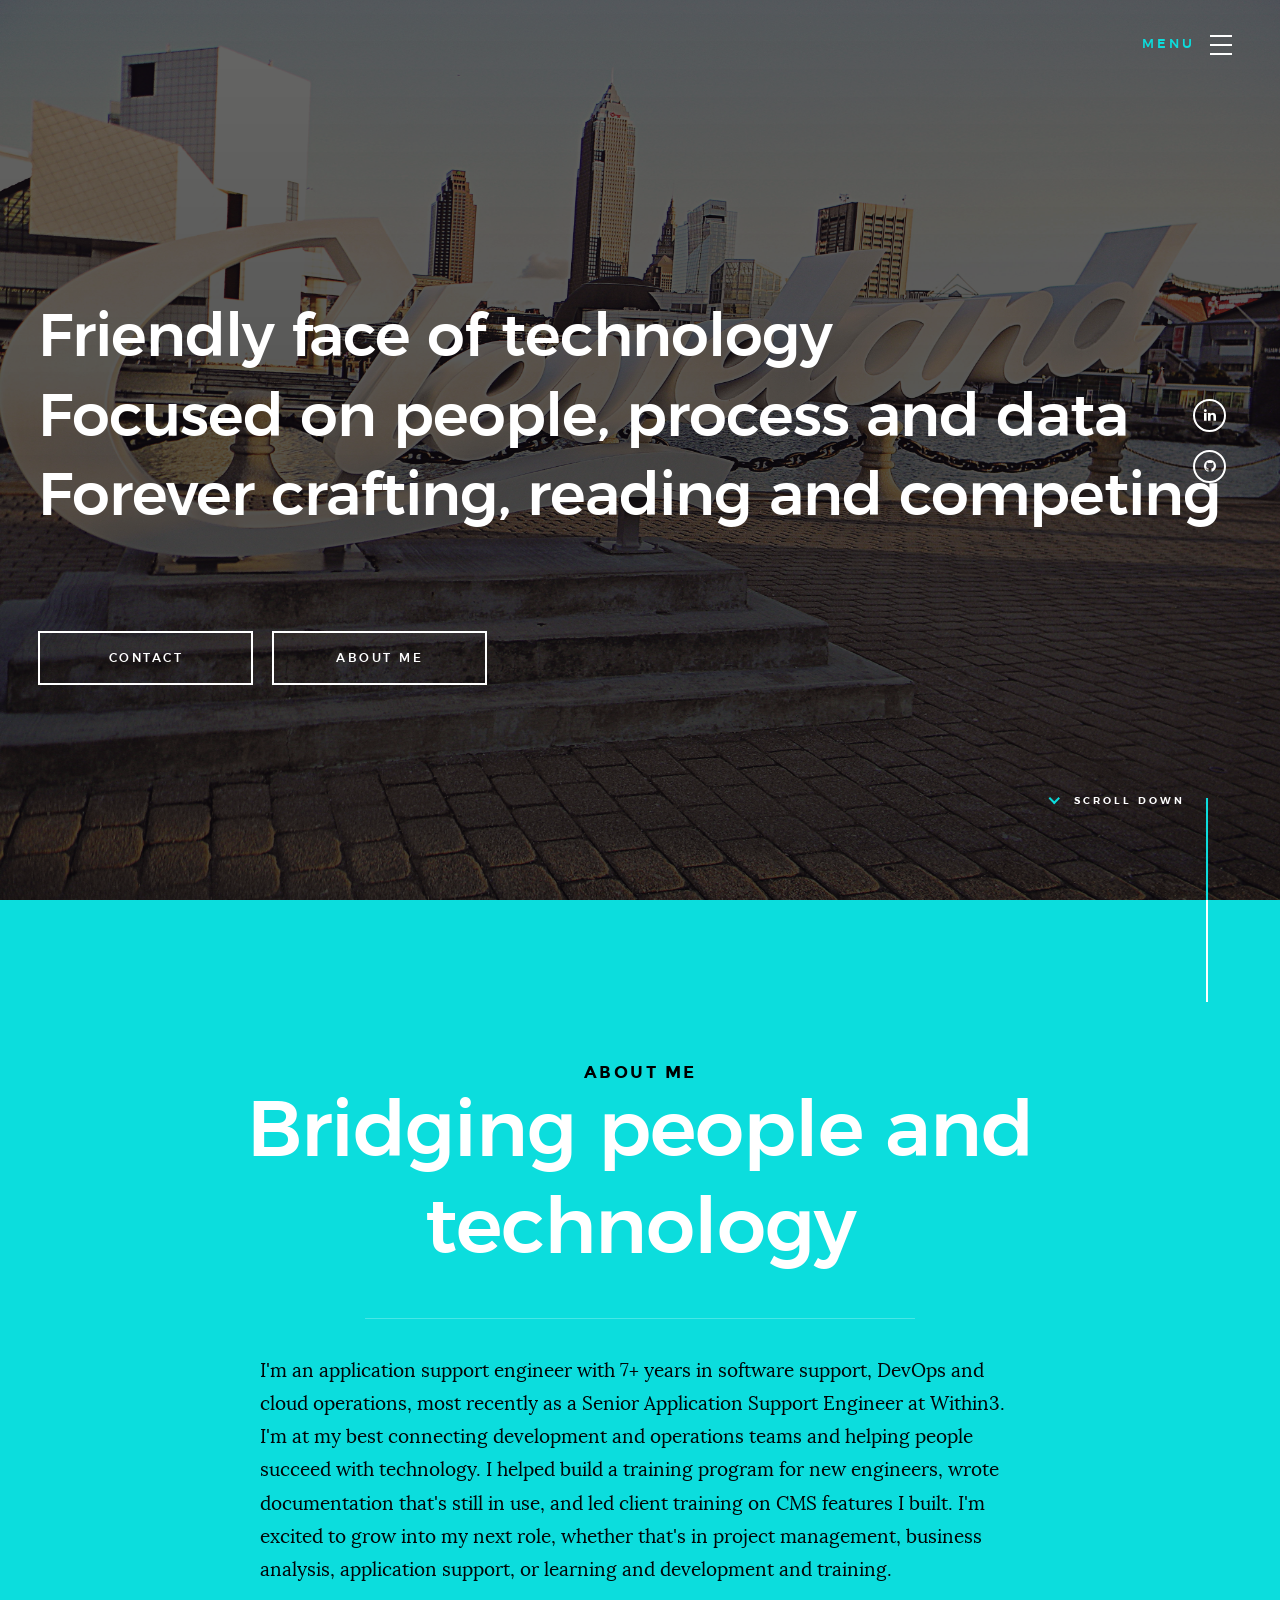
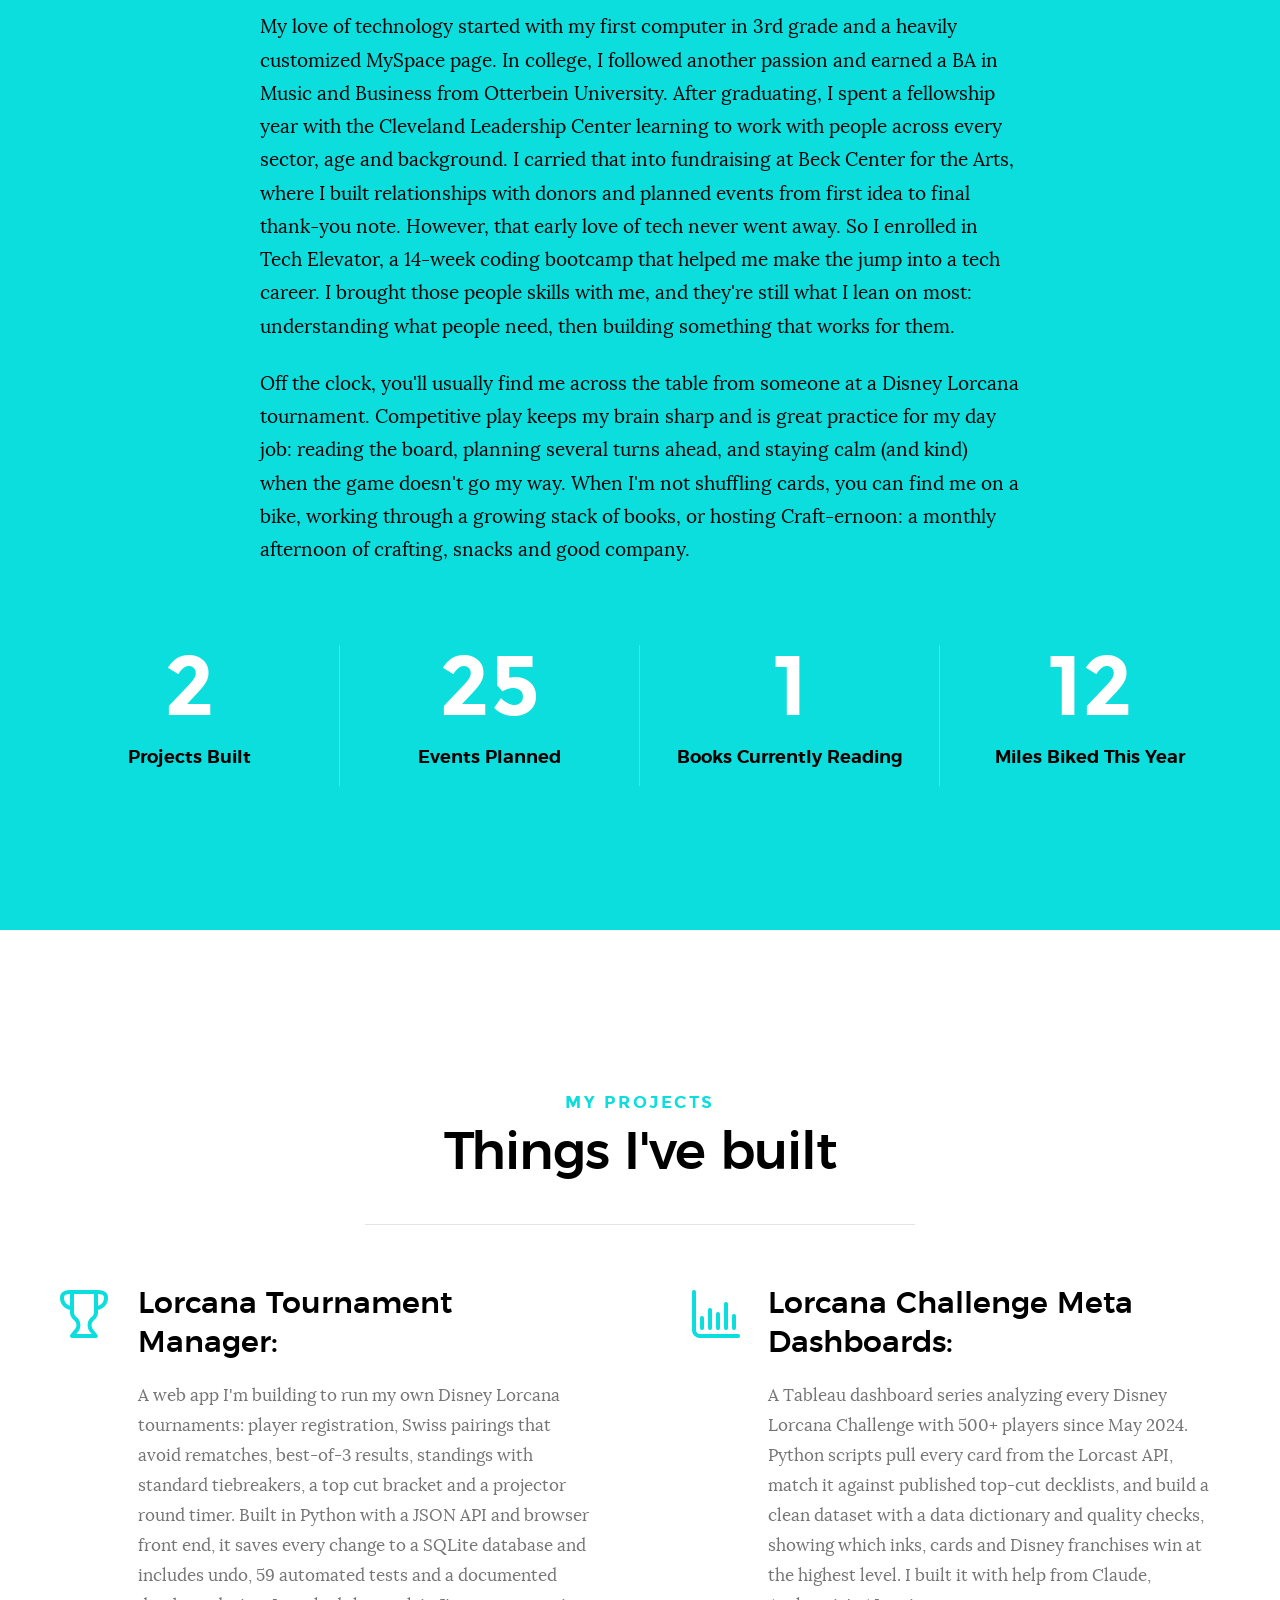
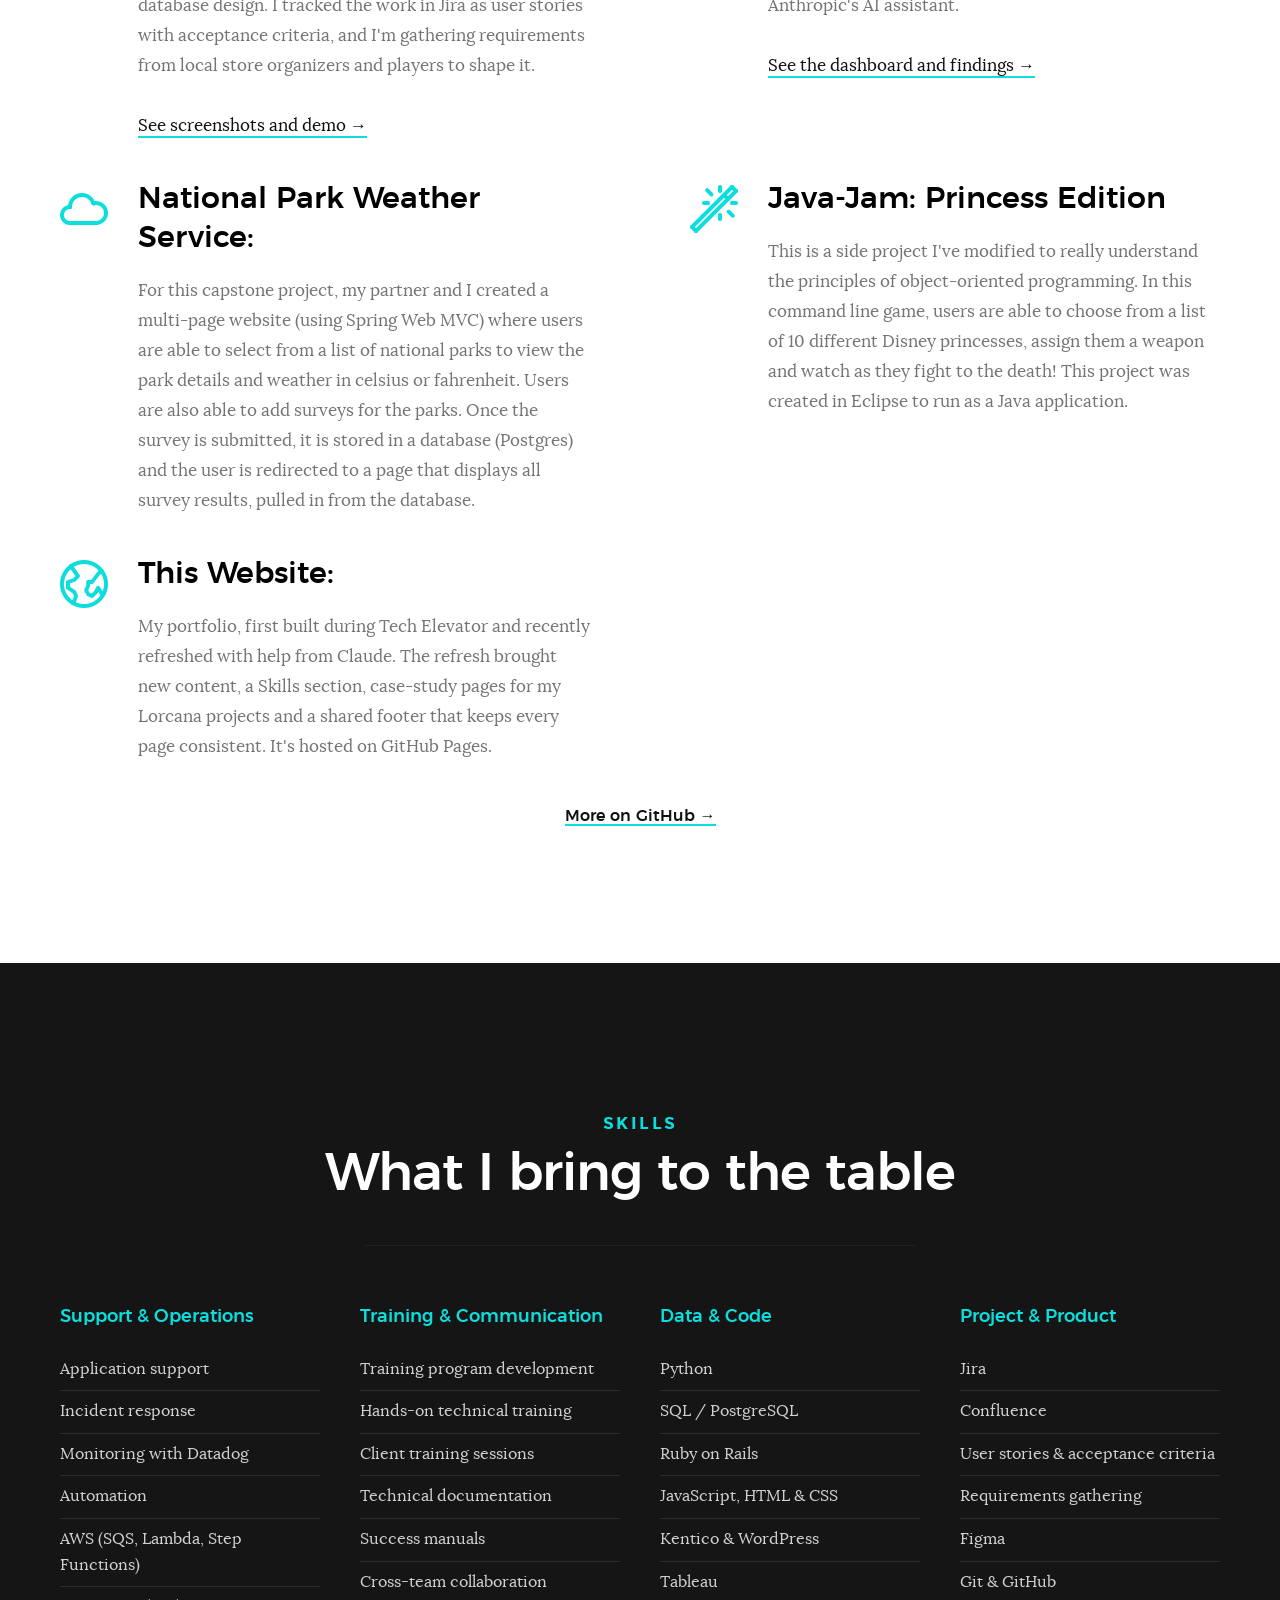
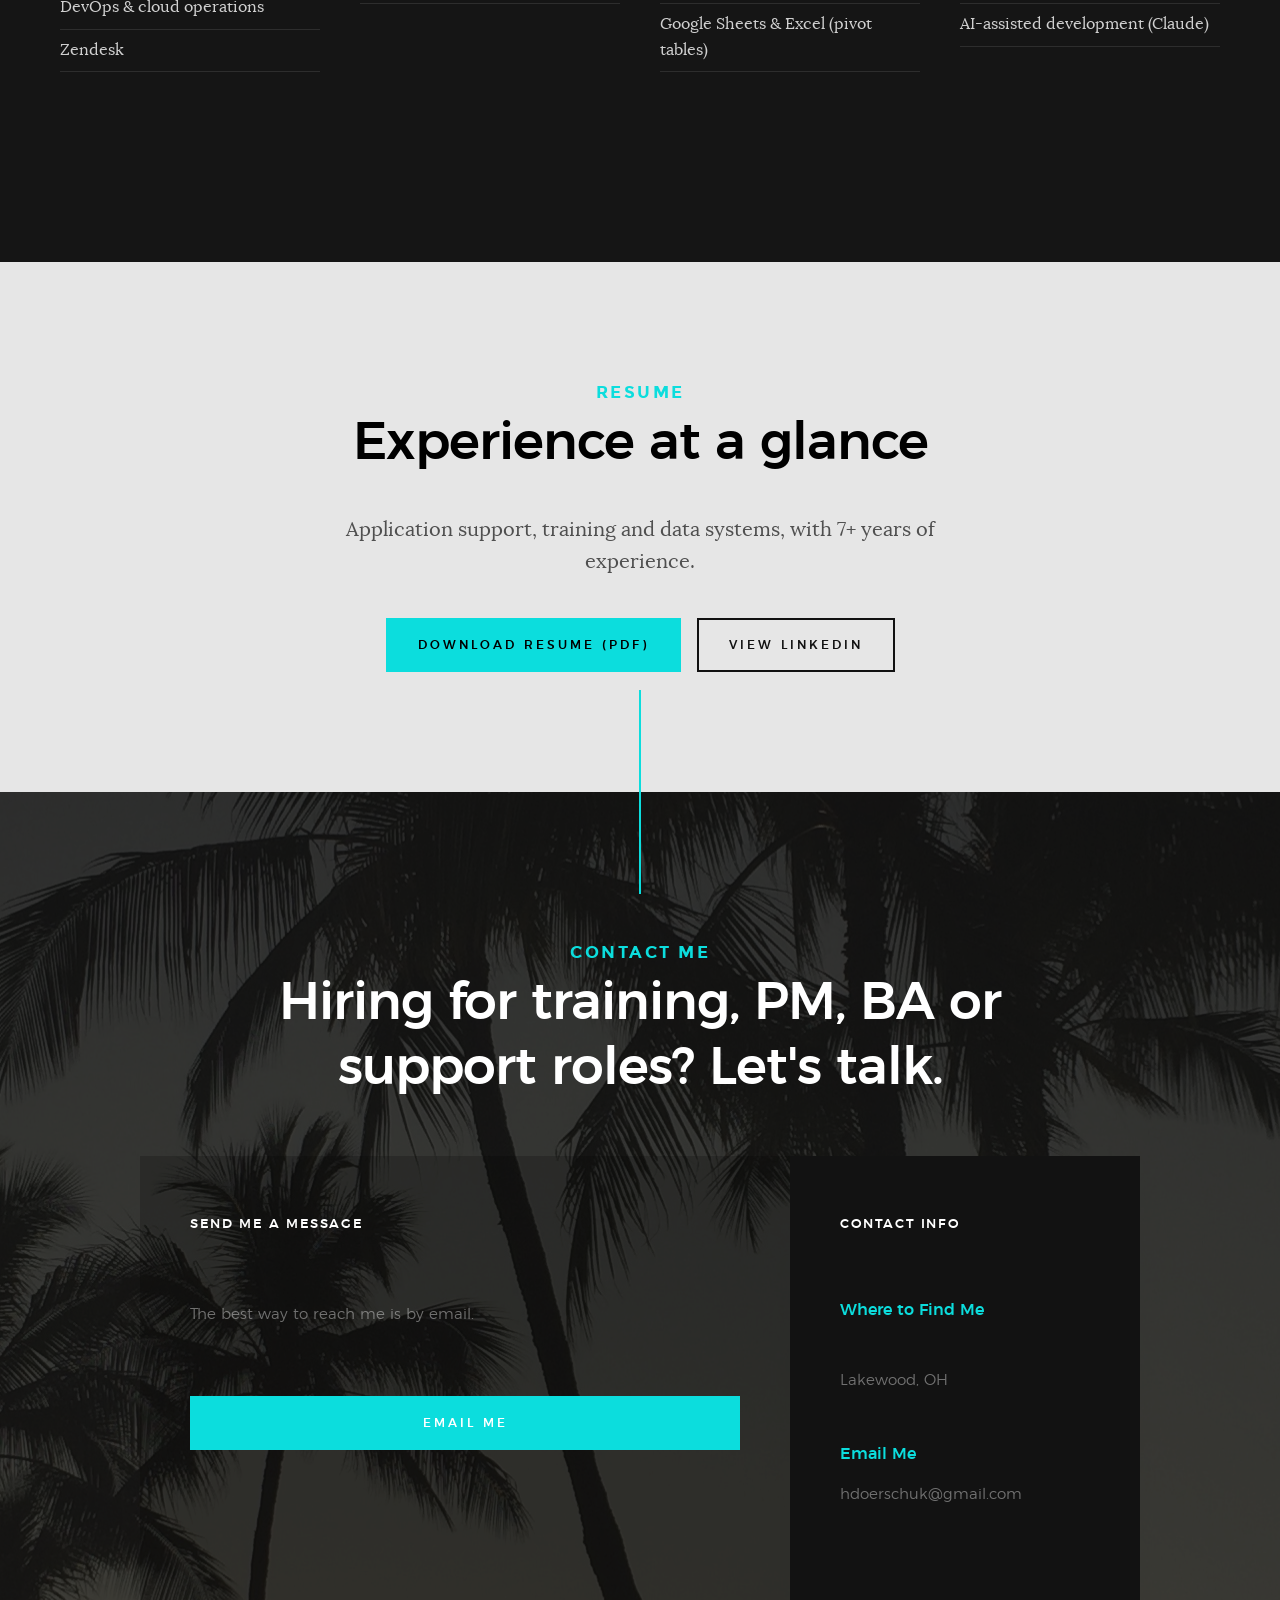
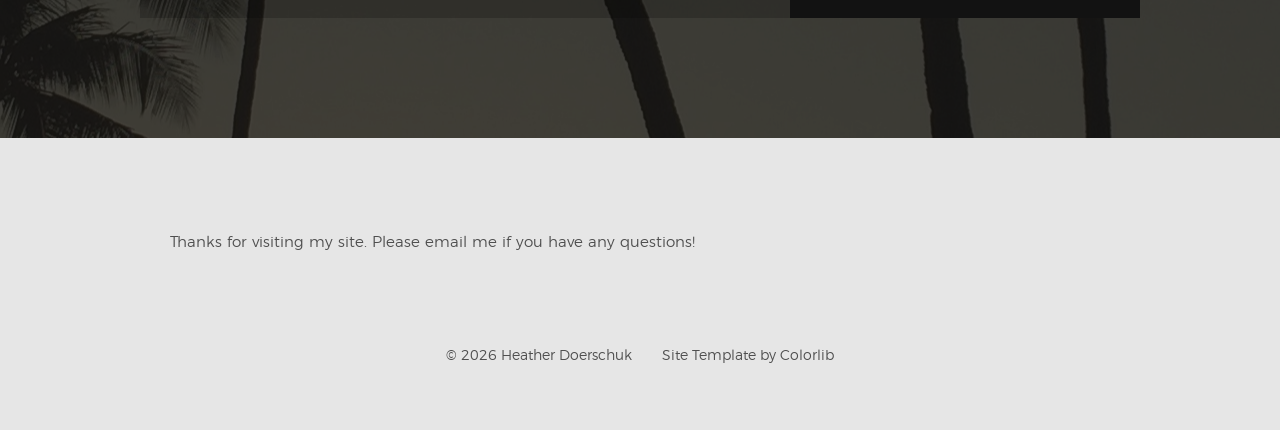
<file: index.html>
<!DOCTYPE html>
<!--[if lt IE 9 ]><html class="no-js oldie" lang="en"> <![endif]-->
<!--[if IE 9 ]><html class="no-js oldie ie9" lang="en"> <![endif]-->
<!--[if (gte IE 9)|!(IE)]><!-->
<html class="no-js" lang="en">
<!--<![endif]-->

<head>

    <!--- basic page needs
    ================================================== -->
    <meta charset="utf-8">
    <title>Heather Doerschuk | Portfolio</title>
    <meta name="description" content="Heather Doerschuk is an application support engineer with experience in training, cloud operations and data projects. See her projects, skills and resume.">
    <meta name="author" content="Heather Doerschuk">

    <!-- link previews (LinkedIn, Slack, texts)
    ================================================== -->
    <meta property="og:type" content="website">
    <meta property="og:url" content="https://hmdoor.github.io/">
    <meta property="og:title" content="Heather Doerschuk | Portfolio">
    <meta property="og:description" content="Application support engineer with experience in training, cloud operations and data projects. See my projects, skills and resume.">
    <meta property="og:image" content="https://hmdoor.github.io/images/129.jpg">
    <meta name="twitter:card" content="summary_large_image">

    <!-- mobile specific metas
    ================================================== -->
    <meta name="viewport" content="width=device-width, initial-scale=1">

    <!-- CSS
    ================================================== -->
    <link rel="stylesheet" href="css/base.css">
    <link rel="stylesheet" href="css/vendor.css">
    <link rel="stylesheet" href="css/main.css">

    <!-- script
    ================================================== -->
    <script src="js/modernizr.js"></script>
    <script src="js/pace.min.js"></script>

    <!-- favicons
    ================================================== -->
    <link rel="shortcut icon" href="favicon.ico" type="image/x-icon">
    <link rel="icon" href="favicon.ico" type="image/x-icon">

</head>

<body id="top">

    <!-- header
    ================================================== -->
    <header class="s-header">

        <div class="header-logo">
            <a class="site-logo" href="index.html">
                <!---<img src="images/logo.png" alt="Homepage"> -->
            </a>
        </div>

        <nav class="header-nav">

            <a href="#0" class="header-nav__close" title="close"><span>Close</span></a>

            <div class="header-nav__content">
                <h3>Navigation</h3>
                
                <ul class="header-nav__list">
                    <li class="current"><a class="smoothscroll"  href="#home" title="home">Home</a></li>
                    <li><a class="smoothscroll"  href="#about" title="about">About Me</a></li>
                    <li><a class="smoothscroll"  href="#services" title="services">Projects</a></li>
                    <li><a class="smoothscroll"  href="#skills" title="skills">Skills</a></li>
                    <li><a class="smoothscroll"  href="#resume" title="resume">Resume</a></li>
                    <li><a class="smoothscroll"  href="#contact" title="contact">Contact</a></li>
                </ul>
    
                <p>“It doesn't interest me what you do for a living. I want to know what you ache for, and if you dare to dream of meeting your heart's longing.
                    It doesn't interest me how old you are. I want to know if you will risk looking like a fool for love, for your dream, for the adventure of being alive." -Oriah Mountain Dreamer </p>
    
                <ul class="header-nav__social">
                    <li>
                        <a href="https://www.linkedin.com/in/heather-doerschuk/"><i class="fa fa-linkedin"></i></a>
                    </li>
                    <li>
                        <a href="https://github.com/hmdoor"><i class="fa fa-github"></i></a>
                    </li>
                </ul>

            </div> <!-- end header-nav__content -->

        </nav>  <!-- end header-nav -->

        <a class="header-menu-toggle" href="#0">
            <span class="header-menu-text">Menu</span>
            <span class="header-menu-icon"></span>
        </a>

    </header> <!-- end s-header -->


    <!-- home
    ================================================== -->
    <section id="home" class="s-home target-section" data-parallax="scroll" data-image-src="images/129.jpg" data-natural-width=3000 data-natural-height=2000 data-position-y=center>

        <div class="overlay"></div>
        <div class="shadow-overlay"></div>

        <div class="home-content">

            <div class="row home-content__main">

                <h1>
                    Friendly face of technology<br>
                    Focused on people, process and data<br>
                    Forever crafting, reading and competing<br>
                </h1>

                <div class="home-content__buttons">
                    <a href="#contact" class="smoothscroll btn btn--stroke">
                        Contact
                    </a>
                    <a href="#about" class="smoothscroll btn btn--stroke">
                        About Me
                    </a>
                </div>

            </div>

            <div class="home-content__scroll">
                <a href="#about" class="scroll-link smoothscroll">
                    <span>Scroll Down</span>
                </a>
            </div>

            <div class="home-content__line"></div>

        </div> <!-- end home-content -->


        <ul class="home-social">
            <li>
                <a href="https://www.linkedin.com/in/heather-doerschuk/"><i class="fa fa-linkedin" aria-hidden="true"></i><span>LinkedIn</span></a>
            </li>
            <li>
                <a href="https://github.com/hmdoor"><i class="fa fa-github" aria-hidden="true"></i><span>GitHub</span></a>
            </li>
            
        </ul> 
        <!-- end home-social -->

    </section> <!-- end s-home -->


    <!-- about
    ================================================== -->
    <section id='about' class="s-about">

        <div class="row section-header has-bottom-sep" data-aos="fade-up">
            <div class="col-full">
                 <h3 class="subhead subhead--dark">About Me</h3>
                <h1 class="display-1 display-1--light">Bridging people and technology</h1>
            </div>
        </div> <!-- end section-header -->

        <div class="row about-desc" data-aos="fade-up">
            <div class="col-full">
                <p>
                    I'm an application support engineer with 7+ years in software support, DevOps and cloud operations, most recently as a Senior
                    Application Support Engineer at Within3. I'm at my best connecting development and operations teams and helping people succeed with
                    technology. I helped build a training program for new engineers, wrote documentation that's still in use, and led client training on
                    CMS features I built. I'm excited to grow into my next role, whether that's in project management, business analysis, application
                    support, or learning and development and training.
                </p>
                <p>
                    My love of technology started with my first computer in 3rd grade and a heavily customized MySpace page. In college, I followed
                    another passion and earned a BA in Music and Business from Otterbein University. After graduating, I spent a fellowship year with
                    the Cleveland Leadership Center learning to work with people across every sector, age and background. I carried that into
                    fundraising at Beck Center for the Arts, where I built relationships with donors and planned events from first idea to final
                    thank-you note. However, that early love of tech never went away. So I enrolled in Tech Elevator, a 14-week coding bootcamp that
                    helped me make the jump into a tech career. I brought those people skills with me, and they're still what I lean on most:
                    understanding what people need, then building something that works for them.
                </p>
                <p>
                    Off the clock, you'll usually find me across the table from someone at a Disney Lorcana tournament. Competitive play keeps my brain
                    sharp and is great practice for my day job: reading the board, planning several turns ahead, and staying calm (and kind) when the
                    game doesn't go my way. When I'm not shuffling cards, you can find me on a bike, working through a growing stack of books, or hosting
                    Craft-ernoon: a monthly afternoon of crafting, snacks and good company.
                </p>
            </div>
        </div> <!-- end about-desc -->

        <div class="row about-stats stats block-1-4 block-m-1-2 block-mob-full" data-aos="fade-up">
                
            <div class="col-block stats__col ">
                <div class="stats__count">5</div>
                <h5>Projects Built</h5>
            </div>
            <div class="col-block stats__col">
                <div class="stats__count">85</div>
                <h5>Events Planned</h5>
            </div>
            <div class="col-block stats__col">
                <div class="stats__count">3</div>
                <h5>Books Currently Reading</h5>
            </div>
            <div class="col-block stats__col">
                <div class="stats__count">40</div>
                <h5>Miles Biked This Year</h5>
            </div>
           

        </div> <!-- end about-stats -->

        <div class="about__line"></div>

    </section> <!-- end s-about -->


    <!-- services
    ================================================== -->
    <section id='services' class="s-services">

        <div class="row section-header has-bottom-sep" data-aos="fade-up">
            <div class="col-full">
                <h3 class="subhead">My Projects</h3>
                <h1 class="display-2">Things I've built</h1>
            </div>
        </div> <!-- end section-header -->

        <div class="row services-list block-1-2 block-tab-full">

            <div class="col-block service-item" data-aos="fade-up">
                <div class="service-icon">
                    <i class="icon-trophy"></i>
                </div>
                <div class="service-text">
                    <h3 class="h2">Lorcana Tournament Manager:</h3>
                    <p>A web app I'm building to run my own Disney Lorcana tournaments: player registration, Swiss pairings
                        that avoid rematches, best-of-3 results, standings with standard tiebreakers, a top cut bracket and a
                        projector round timer. Built in Python with a JSON API and browser front end, it saves every change
                        to a SQLite database and includes undo, 59 automated tests and a documented database design. I tracked
                        the work in Jira as user stories with acceptance criteria, and I'm gathering requirements from local
                        store organizers and players to shape it.
                    </p>
                    <p><a href="lorcana-tournament.html" class="project-link">See screenshots and demo &rarr;</a></p>
                </div>
            </div>

            <div class="col-block service-item" data-aos="fade-up">
                <div class="service-icon">
                    <i class="icon-bar-chart"></i>
                </div>
                <div class="service-text">
                    <h3 class="h2">Lorcana Challenge Meta Dashboards:</h3>
                    <p>A Tableau dashboard series analyzing every Disney Lorcana Challenge with 500+ players since May 2024.
                        Python scripts pull every card from the Lorcast API, match it against published top-cut decklists,
                        and build a clean dataset with a data dictionary and quality checks, showing which inks, cards
                        and Disney franchises win at the highest level. I built it with help from Claude, Anthropic's AI assistant.
                    </p>
                    <p><a href="lorcana-meta.html" class="project-link">See the dashboard and findings &rarr;</a></p>
                </div>
            </div>

            <div class="col-block service-item" data-aos="fade-up">
                <div class="service-icon">
                    <i class="icon-cloud"></i>
                </div>
                <div class="service-text">
                    <h3 class="h2">National Park Weather Service:</h3>
                    <p>For this capstone project, my partner and I created a multi-page website (using Spring Web MVC) where users 
                        are able to select from a list of national parks to view the park details and weather in celsius or fahrenheit. 
                        Users are also able to add surveys for the parks. Once 
                        the survey is submitted, it is stored in a database (Postgres) and the user is redirected to a 
                        page that displays all survey results, pulled in from the database. 
                    </p>
                </div>
            </div>

            <div class="col-block service-item" data-aos="fade-up">
                <div class="service-icon">
                    <i class="icon-wand"></i>
                </div>
                <div class="service-text">
                    <h3 class="h2">Java-Jam: Princess Edition</h3>
                    <p>This is a side project I've modified to really understand the principles of object-oriented programming.
                        In this command line game, users are able to choose from a list of 10 different Disney princesses, assign them
                        a weapon and watch as they fight to the death! This project was created in Eclipse to run as a Java application.
                    </p>
                </div>
            </div>

            <div class="col-block service-item" data-aos="fade-up">
                <div class="service-icon">
                    <i class="icon-earth"></i>
                </div>
                <div class="service-text">
                    <h3 class="h2">This Website:</h3>
                    <p>My portfolio, first built during Tech Elevator and recently refreshed with help from Claude. The refresh
                        brought new content, a Skills section, case-study pages for my Lorcana projects and a shared footer
                        that keeps every page consistent. It's hosted on GitHub Pages.
                    </p>
                </div>
            </div>

        </div> <!-- end services-list -->

        <div class="row projects-more" data-aos="fade-up">
            <div class="col-full">
                <a href="https://github.com/hmdoor">More on GitHub &rarr;</a>
            </div>
        </div>

    </section> <!-- end s-services -->


    <!-- skills
    ================================================== -->
    <section id='skills' class="s-skills">

        <div class="row section-header has-bottom-sep light-sep" data-aos="fade-up">
            <div class="col-full">
                <h3 class="subhead">Skills</h3>
                <h1 class="display-2 display-2--light">What I bring to the table</h1>
            </div>
        </div> <!-- end section-header -->

        <div class="row skills-list block-1-4 block-m-1-2 block-mob-full" data-aos="fade-up">

            <div class="col-block skills__col">
                <h3>Support &amp; Operations</h3>
                <ul>
                    <li>Application support</li>
                    <li>Incident response</li>
                    <li>Monitoring with Datadog</li>
                    <li>Automation</li>
                    <li>AWS (SQS, Lambda, Step Functions)</li>
                    <li>DevOps &amp; cloud operations</li>
                    <li>Zendesk</li>
                </ul>
            </div>

            <div class="col-block skills__col">
                <h3>Training &amp; Communication</h3>
                <ul>
                    <li>Training program development</li>
                    <li>Hands-on technical training</li>
                    <li>Client training sessions</li>
                    <li>Technical documentation</li>
                    <li>Success manuals</li>
                    <li>Cross-team collaboration</li>
                </ul>
            </div>

            <div class="col-block skills__col">
                <h3>Data &amp; Code</h3>
                <ul>
                    <li>Python</li>
                    <li>SQL / PostgreSQL</li>
                    <li>Ruby on Rails</li>
                    <li>JavaScript, HTML &amp; CSS</li>
                    <li>Kentico &amp; WordPress</li>
                    <li>Tableau</li>
                    <li>Google Sheets &amp; Excel (pivot tables)</li>
                </ul>
            </div>

            <div class="col-block skills__col">
                <h3>Project &amp; Product</h3>
                <ul>
                    <li>Jira</li>
                    <li>Confluence</li>
                    <li>User stories &amp; acceptance criteria</li>
                    <li>Requirements gathering</li>
                    <li>Figma</li>
                    <li>Git &amp; GitHub</li>
                    <li>AI-assisted development (Claude)</li>
                </ul>
            </div>

        </div> <!-- end skills-list -->

    </section> <!-- end s-skills -->

    <!-- resume (and hidden testimonials)
    ================================================== -->
    <section id="resume" class="s-clients">

        <div class="row section-header" data-aos="fade-up">
            <div class="col-full">
                <h3 class="subhead">Resume</h3>
                <h1 class="display-2">Experience at a glance</h1>
            </div>
        </div> <!-- end section-header -->

        <div class="row resume-download" data-aos="fade-up">
            <div class="col-full">
                <p>Application support, training and data systems, with 7+ years of experience.</p>
                <div class="resume-actions">
                    <a href="HDoerschuk.pdf" class="btn btn--accent" target="_blank" rel="noopener">Download Resume (PDF)</a>
                    <a href="https://www.linkedin.com/in/heather-doerschuk/" class="btn btn--stroke" target="_blank" rel="noopener">View LinkedIn</a>
                </div>
            </div> <!-- end col-full -->
        </div> <!-- end resume-download -->

        <!-- testimonials hidden for now: replace with recent quotes from coworkers, then remove "hidden" -->
        <div class="row clients-testimonials" data-aos="fade-up" hidden>
            <div class="col-full">
                <div class="testimonials">

                    <div class="testimonials__slide">

                        <p>Heather is very thoughtful, considerate and creative. We worked together on creating storefronts in CSS. She's an excellent communicator and really thinks outside the box. It was an absolute pleasure to work with her.</p>

                        <!--<img src="" alt="Author image" class="testimonials__avatar"> -->
                        <div class="testimonials__info">
                            <span class="testimonials__name">James Glick</span> 
                            <span class="testimonials__pos">TechElevator Student</span>
                        </div>

                    </div>

                    <div class="testimonials__slide">
                        
                        <p>Heather and I worked on SQL queries and table designs together at Tech Elevator. She was a pleasure to work with!</p>

                        <!--<img src="images/avatars/user-05.jpg" alt="Author image" class="testimonials__avatar"> -->
                        <div class="testimonials__info">
                            <span class="testimonials__name">Angela Siegel</span> 
                            <span class="testimonials__pos">TechElevator Student</span>
                        </div>
                        
                     </div>

                        <div class="testimonials__slide">
                        
                            <p>Heather is always willing to answer any questions I have technical or otherwise. She is also a great cheerleader and is always there with a smile to lift you up.</p>
    
                            <!--<img src="images/avatars/user-05.jpg" alt="Author image" class="testimonials__avatar"> -->
                            <div class="testimonials__info">
                                <span class="testimonials__name">Isa Korkmaz</span> 
                                <span class="testimonials__pos">TechElevator Student</span>
                            </div>

                    </div>

                </div><!-- end testimonials -->
                
            </div> <!-- end col-full -->
        </div> <!-- end client-testimonials -->

    </section> <!-- end s-clients -->


    <!-- contact
    ================================================== -->
    <section id="contact" class="s-contact">

        <div class="overlay"></div>
        <div class="contact__line"></div>

        <div class="row section-header" data-aos="fade-up">
            <div class="col-full">
                <h3 class="subhead">Contact Me</h3>
                <h1 class="display-2 display-2--light">Hiring for training, PM, BA or support roles? Let's talk.</h1>
            </div>
        </div>

        <div class="row contact-content" data-aos="fade-up">
            
            <div class="contact-primary">

                <h3 class="h6">Send Me A Message</h3>

                <p>The best way to reach me is by email.</p>
                <a href="mailto:hdoerschuk@gmail.com" class="btn btn--primary full-width">Email Me</a>

            </div> <!-- end contact-primary -->

            <div class="contact-secondary">
                <div class="contact-info">

                    <h3 class="h6 hide-on-fullwidth">Contact Info</h3>

                    <div class="cinfo">
                        <h5>Where to Find Me</h5>
                        <p>
                            <br>
                            Lakewood, OH<br>
                            
                        </p>
                    </div>

                    <div class="cinfo">
                        <h5>Email Me</h5>
                        <p>
                            hdoerschuk@gmail.com<br>
                        </p>
                    </div>


                </div> <!-- end contact-info -->
            </div> <!-- end contact-secondary -->

        </div> <!-- end contact-content -->

    </section> <!-- end s-contact -->


    <!-- footer
    ================================================== -->
    <div id="site-footer"></div> <!-- shared footer, see footer.html -->

    <div class="go-top">
        <a class="smoothscroll" title="Back to Top" href="#top"><i class="icon-arrow-up" aria-hidden="true"></i></a>
    </div>


    <!-- photoswipe background
    ================================================== -->
    <div aria-hidden="true" class="pswp" role="dialog" tabindex="-1">

        <div class="pswp__bg"></div>
        <div class="pswp__scroll-wrap">

            <div class="pswp__container">
                <div class="pswp__item"></div>
                <div class="pswp__item"></div>
                <div class="pswp__item"></div>
            </div>

            <div class="pswp__ui pswp__ui--hidden">
                <div class="pswp__top-bar">
                    <div class="pswp__counter"></div><button class="pswp__button pswp__button--close" title="Close (Esc)"></button> <button class="pswp__button pswp__button--share" title=
                    "Share"></button> <button class="pswp__button pswp__button--fs" title="Toggle fullscreen"></button> <button class="pswp__button pswp__button--zoom" title=
                    "Zoom in/out"></button>
                    <div class="pswp__preloader">
                        <div class="pswp__preloader__icn">
                            <div class="pswp__preloader__cut">
                                <div class="pswp__preloader__donut"></div>
                            </div>
                        </div>
                    </div>
                </div>
                <div class="pswp__share-modal pswp__share-modal--hidden pswp__single-tap">
                    <div class="pswp__share-tooltip"></div>
                </div><button class="pswp__button pswp__button--arrow--left" title="Previous (arrow left)"></button> <button class="pswp__button pswp__button--arrow--right" title=
                "Next (arrow right)"></button>
                <div class="pswp__caption">
                    <div class="pswp__caption__center"></div>
                </div>
            </div>

        </div>

    </div> <!-- end photoSwipe background -->


    <!-- preloader
    ================================================== -->
    <div id="preloader">
        <div id="loader">
            <div class="line-scale-pulse-out">
                <div></div>
                <div></div>
                <div></div>
                <div></div>
                <div></div>
            </div>
        </div>
    </div>


    <!-- Java Script
    ================================================== -->
    <script src="js/jquery-3.2.1.min.js"></script>
    <script src="js/plugins.js"></script>
    <script src="js/main.js"></script>
    <script src="js/footer.js"></script>

</body>

</html>
</file>
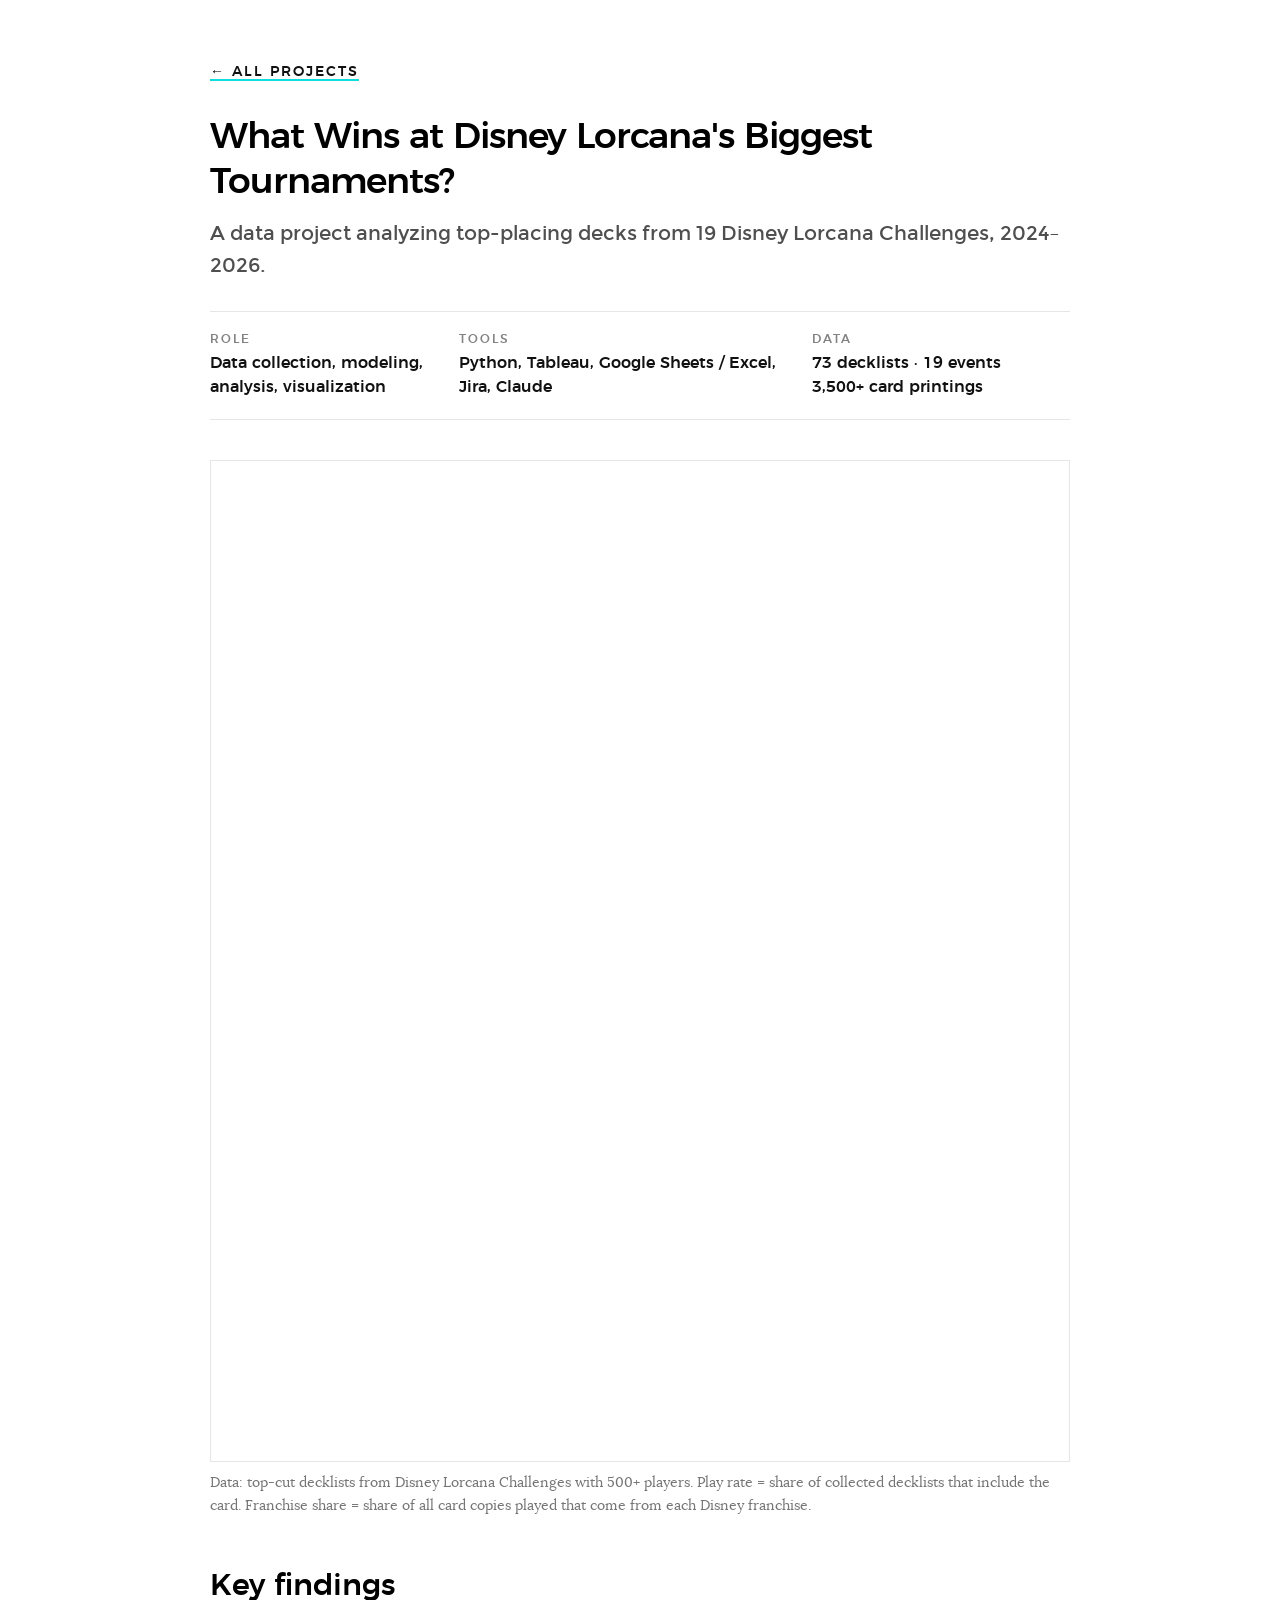
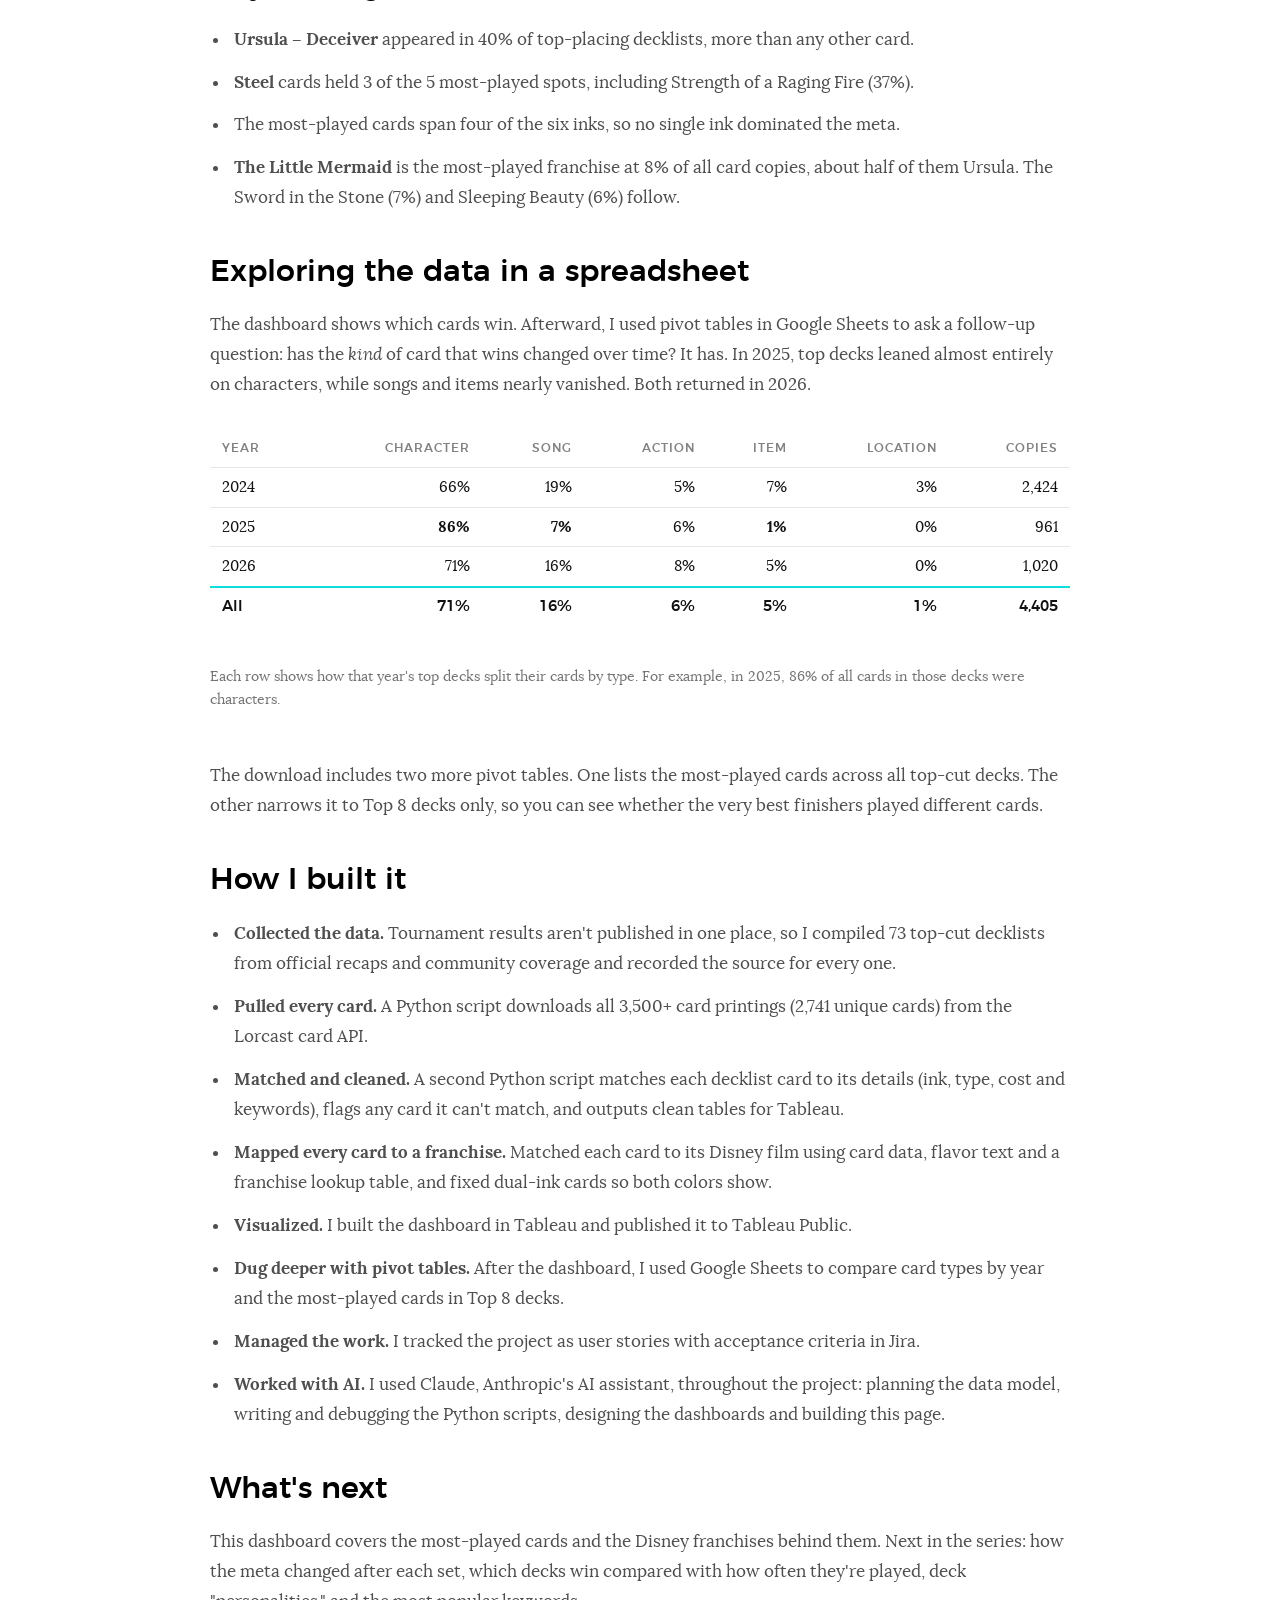
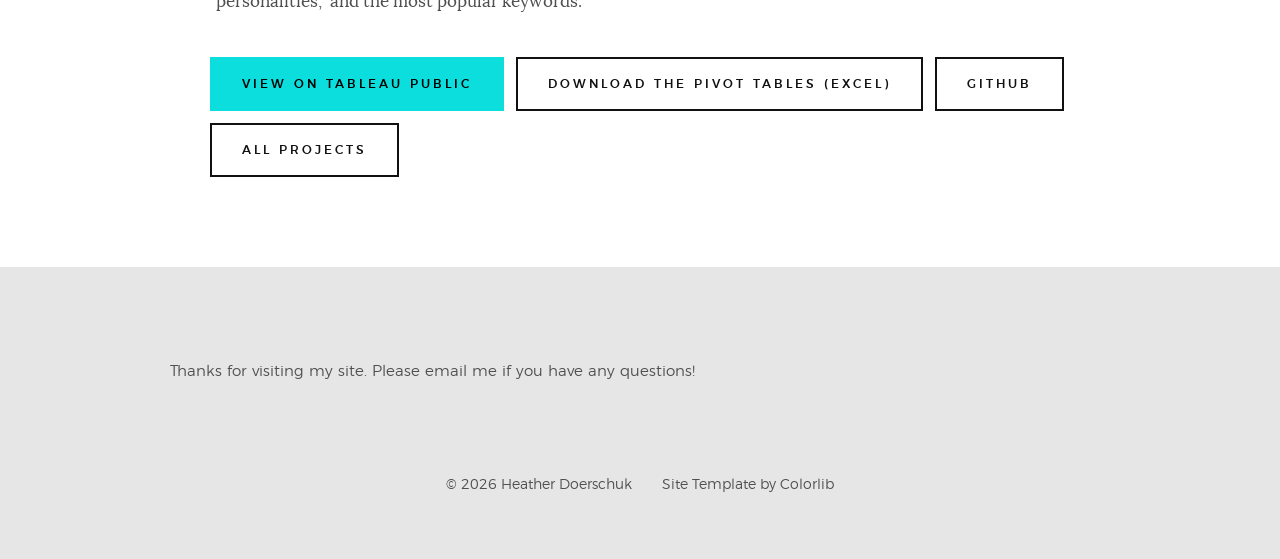
<file: lorcana-meta.html>
<!DOCTYPE html>
<html class="no-js" lang="en">
<head>
    <meta charset="utf-8">
    <title>What Wins at Disney Lorcana's Biggest Tournaments? | Heather Doerschuk</title>
    <meta name="description" content="A Python and Tableau data project analyzing top-placing decks from 19 Disney Lorcana Challenges, 2024–2026.">
    <meta name="author" content="Heather Doerschuk">
    <meta name="viewport" content="width=device-width, initial-scale=1">

    <link rel="stylesheet" href="css/base.css">
    <link rel="stylesheet" href="css/vendor.css">
    <link rel="stylesheet" href="css/main.css">
    <link rel="shortcut icon" href="favicon.ico" type="image/x-icon">

    <style>
        /* Project page: reuses the site's fonts and teal accent (#0CDDDD) */
        .project { background: #FFFFFF; color: #4f4f4f; padding: 6rem 0 9rem; }
        .project .row { max-width: 900px; }
        .project-back { font-family: "montserrat-medium", sans-serif; font-size: 1.4rem; text-transform: uppercase; letter-spacing: .2rem; }
        .project-back a { color: #111111; border-bottom: 2px solid #0CDDDD; }
        .project h1 { margin-top: 3rem; margin-bottom: 1.2rem; color: #000000; }
        .project .lead { font-size: 2rem; line-height: 1.6; color: #4f4f4f; margin-bottom: 3rem; }
        .facts { display: flex; flex-wrap: wrap; gap: 1.2rem 3.6rem; border-top: 1px solid #e6e6e6; border-bottom: 1px solid #e6e6e6; padding: 2rem 0; margin-bottom: 4rem; }
        .facts div { min-width: 14rem; }
        .facts h5 { margin: 0 0 .4rem; font-size: 1.2rem; letter-spacing: .2rem; text-transform: uppercase; color: #828282; }
        .facts p { margin: 0; font-family: "montserrat-medium", sans-serif; font-size: 1.6rem; color: #111111; line-height: 1.5; }
        .viz-wrap { margin: 0 0 1rem; border: 1px solid #e6e6e6; }
        .viz-wrap tableau-viz { display: block; width: 100%; min-height: 1000px; }
        .caption { font-size: 1.4rem; color: #757575; line-height: 1.6; margin-bottom: 5rem; }
        .project h2 { color: #000000; margin-top: 4rem; }
        .project ul.findings { margin-left: 2rem; }
        .table-wrap { overflow-x: auto; margin: 1rem 0 1rem; }
        .pivot { width: 100%; border-collapse: collapse; font-size: 1.5rem; }
        .pivot th, .pivot td { padding: .8rem 1.2rem; text-align: right; border-bottom: 1px solid #e6e6e6; white-space: nowrap; }
        .pivot th:first-child, .pivot td:first-child { text-align: left; }
        .pivot th { font-family: "montserrat-medium", sans-serif; font-weight: normal; font-size: 1.2rem; letter-spacing: .1rem; text-transform: uppercase; color: #828282; }
        .pivot td { color: #111111; }
        .pivot tr.total td { font-family: "montserrat-medium", sans-serif; border-top: 2px solid #0CDDDD; border-bottom: 0; }
        .project ul.findings li { margin-bottom: 1.2rem; }
        .project-links { display: flex; flex-wrap: wrap; gap: 1.2rem; margin-top: 4rem; }
        .project-links .btn { margin: 0; }
        .project-links .btn--stroke { color: #111111; border-color: #111111; }
        .project-links .btn--stroke:hover, .project-links .btn--stroke:focus { background: #111111; color: #FFFFFF; }
        .btn--accent { background: #0CDDDD; border-color: #0CDDDD; color: #000000; }
        .btn--accent:hover, .btn--accent:focus { background: #0ab8b8; border-color: #0ab8b8; color: #000000; }
        @media only screen and (max-width: 900px) {
            .viz-wrap tableau-viz { min-height: 1040px; } /* Tableau's phone layout stacks all three sections */
        }
        @media only screen and (max-width: 600px) {
            .project { padding-top: 3rem; }
            .pivot { font-size: 1.3rem; }
            .pivot th, .pivot td { padding: .6rem .5rem; }
            .pivot th { font-size: 1rem; letter-spacing: 0; }
        }
    </style>
</head>

<body id="top">

    <main class="project">
        <div class="row">
            <div class="col-full">

                <p class="project-back"><a href="index.html#services">&larr; All projects</a></p>

                <h1>What Wins at Disney Lorcana's Biggest Tournaments?</h1>
                <p class="lead">A data project analyzing top-placing decks from 19 Disney Lorcana Challenges, 2024–2026.</p>

                <div class="facts">
                    <div><h5>Role</h5><p>Data collection, modeling,<br>analysis, visualization</p></div>
                    <div><h5>Tools</h5><p>Python, Tableau, Google Sheets / Excel,<br>Jira, Claude</p></div>
                    <div><h5>Data</h5><p>73 decklists · 19 events<br>3,500+ card printings</p></div>
                </div>

                <div class="viz-wrap">
                    <tableau-viz id="lorcana-viz"
                        src="https://public.tableau.com/views/LorcanaChallengeMetaTopCards_17936504848740/Dashboard1"
                        toolbar="bottom" hide-tabs>
                    </tableau-viz>
                </div>
                <p class="caption">Data: top-cut decklists from Disney Lorcana Challenges with 500+ players.
                    Play rate = share of collected decklists that include the card. Franchise share = share of all
                    card copies played that come from each Disney franchise.</p>

                <h2>Key findings</h2>
                <ul class="findings">
                    <li><strong>Ursula – Deceiver</strong> appeared in 40% of top-placing decklists, more than any other card.</li>
                    <li><strong>Steel</strong> cards held 3 of the 5 most-played spots, including Strength of a Raging Fire (37%).</li>
                    <li>The most-played cards span four of the six inks, so no single ink dominated the meta.</li>
                    <li><strong>The Little Mermaid</strong> is the most-played franchise at 8% of all card copies, about half
                        of them Ursula. The Sword in the Stone (7%) and Sleeping Beauty (6%) follow.</li>
                </ul>

                <h2>Exploring the data in a spreadsheet</h2>
                <p>The dashboard shows which cards win. Afterward, I used pivot tables in Google Sheets to ask a
                    follow-up question: has the <em>kind</em> of card that wins changed over time? It has. In 2025, top
                    decks leaned almost entirely on characters, while songs and items nearly vanished. Both returned in 2026.</p>

                <div class="table-wrap">
                    <table class="pivot">
                        <thead>
                            <tr><th>Year</th><th>Character</th><th>Song</th><th>Action</th><th>Item</th><th>Location</th><th>Copies</th></tr>
                        </thead>
                        <tbody>
                            <tr><td>2024</td><td>66%</td><td>19%</td><td>5%</td><td>7%</td><td>3%</td><td>2,424</td></tr>
                            <tr><td>2025</td><td><strong>86%</strong></td><td><strong>7%</strong></td><td>6%</td><td><strong>1%</strong></td><td>0%</td><td>961</td></tr>
                            <tr><td>2026</td><td>71%</td><td>16%</td><td>8%</td><td>5%</td><td>0%</td><td>1,020</td></tr>
                            <tr class="total"><td>All</td><td>71%</td><td>16%</td><td>6%</td><td>5%</td><td>1%</td><td>4,405</td></tr>
                        </tbody>
                    </table>
                </div>
                <p class="caption">Each row shows how that year's top decks split their cards by type. For example, in 2025,
                    86% of all cards in those decks were characters.</p>

                <p>The download includes two more pivot tables. One lists the most-played cards across all top-cut decks.
                    The other narrows it to Top 8 decks only, so you can see whether the very best finishers played
                    different cards.</p>

                <h2>How I built it</h2>
                <ul class="findings">
                    <li><strong>Collected the data.</strong> Tournament results aren't published in one place, so I compiled
                        73 top-cut decklists from official recaps and community coverage and recorded the source for every one.</li>
                    <li><strong>Pulled every card.</strong> A Python script downloads all 3,500+ card printings (2,741 unique cards) from the Lorcast card API.</li>
                    <li><strong>Matched and cleaned.</strong> A second Python script matches each decklist card to its details
                        (ink, type, cost and keywords), flags any card it can't match, and outputs clean tables for Tableau.</li>
                    <li><strong>Mapped every card to a franchise.</strong> Matched each card to its Disney film using card data,
                        flavor text and a franchise lookup table, and fixed dual-ink cards so both colors show.</li>
                    <li><strong>Visualized.</strong> I built the dashboard in Tableau and published it to Tableau Public.</li>
                    <li><strong>Dug deeper with pivot tables.</strong> After the dashboard, I used Google Sheets to compare card
                        types by year and the most-played cards in Top 8 decks.</li>
                    <li><strong>Managed the work.</strong> I tracked the project as user stories with acceptance criteria in Jira.</li>
                    <li><strong>Worked with AI.</strong> I used Claude, Anthropic's AI assistant, throughout the project: planning
                        the data model, writing and debugging the Python scripts, designing the dashboards and building this page.</li>
                </ul>

                <h2>What's next</h2>
                <p>This dashboard covers the most-played cards and the Disney franchises behind them. Next in the series:
                    how the meta changed after each set, which decks win compared with how often they're played,
                    deck "personalities," and the most popular keywords.</p>

                <div class="project-links">
                    <a class="btn btn--accent" href="https://public.tableau.com/views/LorcanaChallengeMetaTopCards_17936504848740/Dashboard1">View on Tableau Public</a>
                    <a class="btn btn--stroke" href="files/Lorcana%20Pivots.xlsx" download>Download the pivot tables (Excel)</a>
                    <a class="btn btn--stroke" href="https://github.com/hmdoor">GitHub</a>
                    <a class="btn btn--stroke" href="index.html#services">All projects</a>
                </div>

            </div>
        </div>
    </main>

    <div id="site-footer"></div>

    <script type="module" src="https://public.tableau.com/javascripts/api/tableau.embedding.3.latest.min.js"></script>
    <script src="js/footer.js"></script>
</body>
</html>
</file>
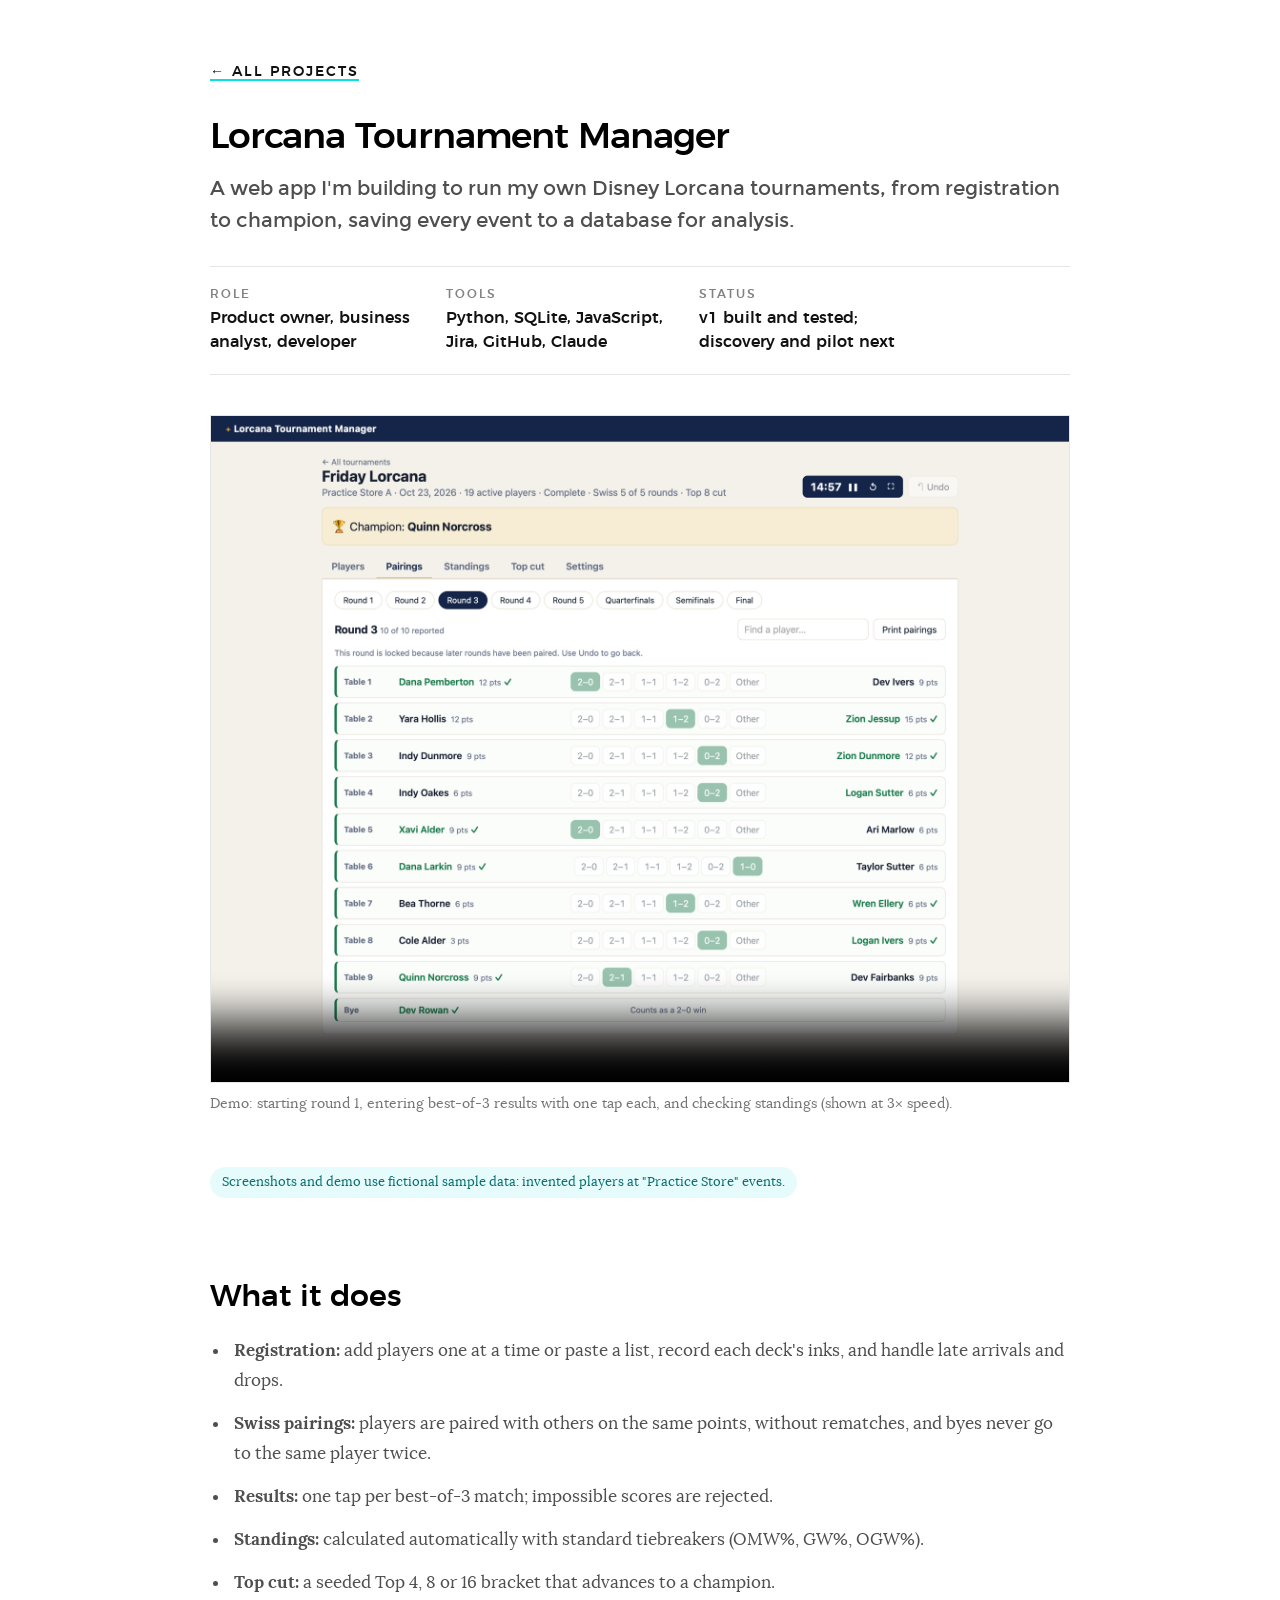
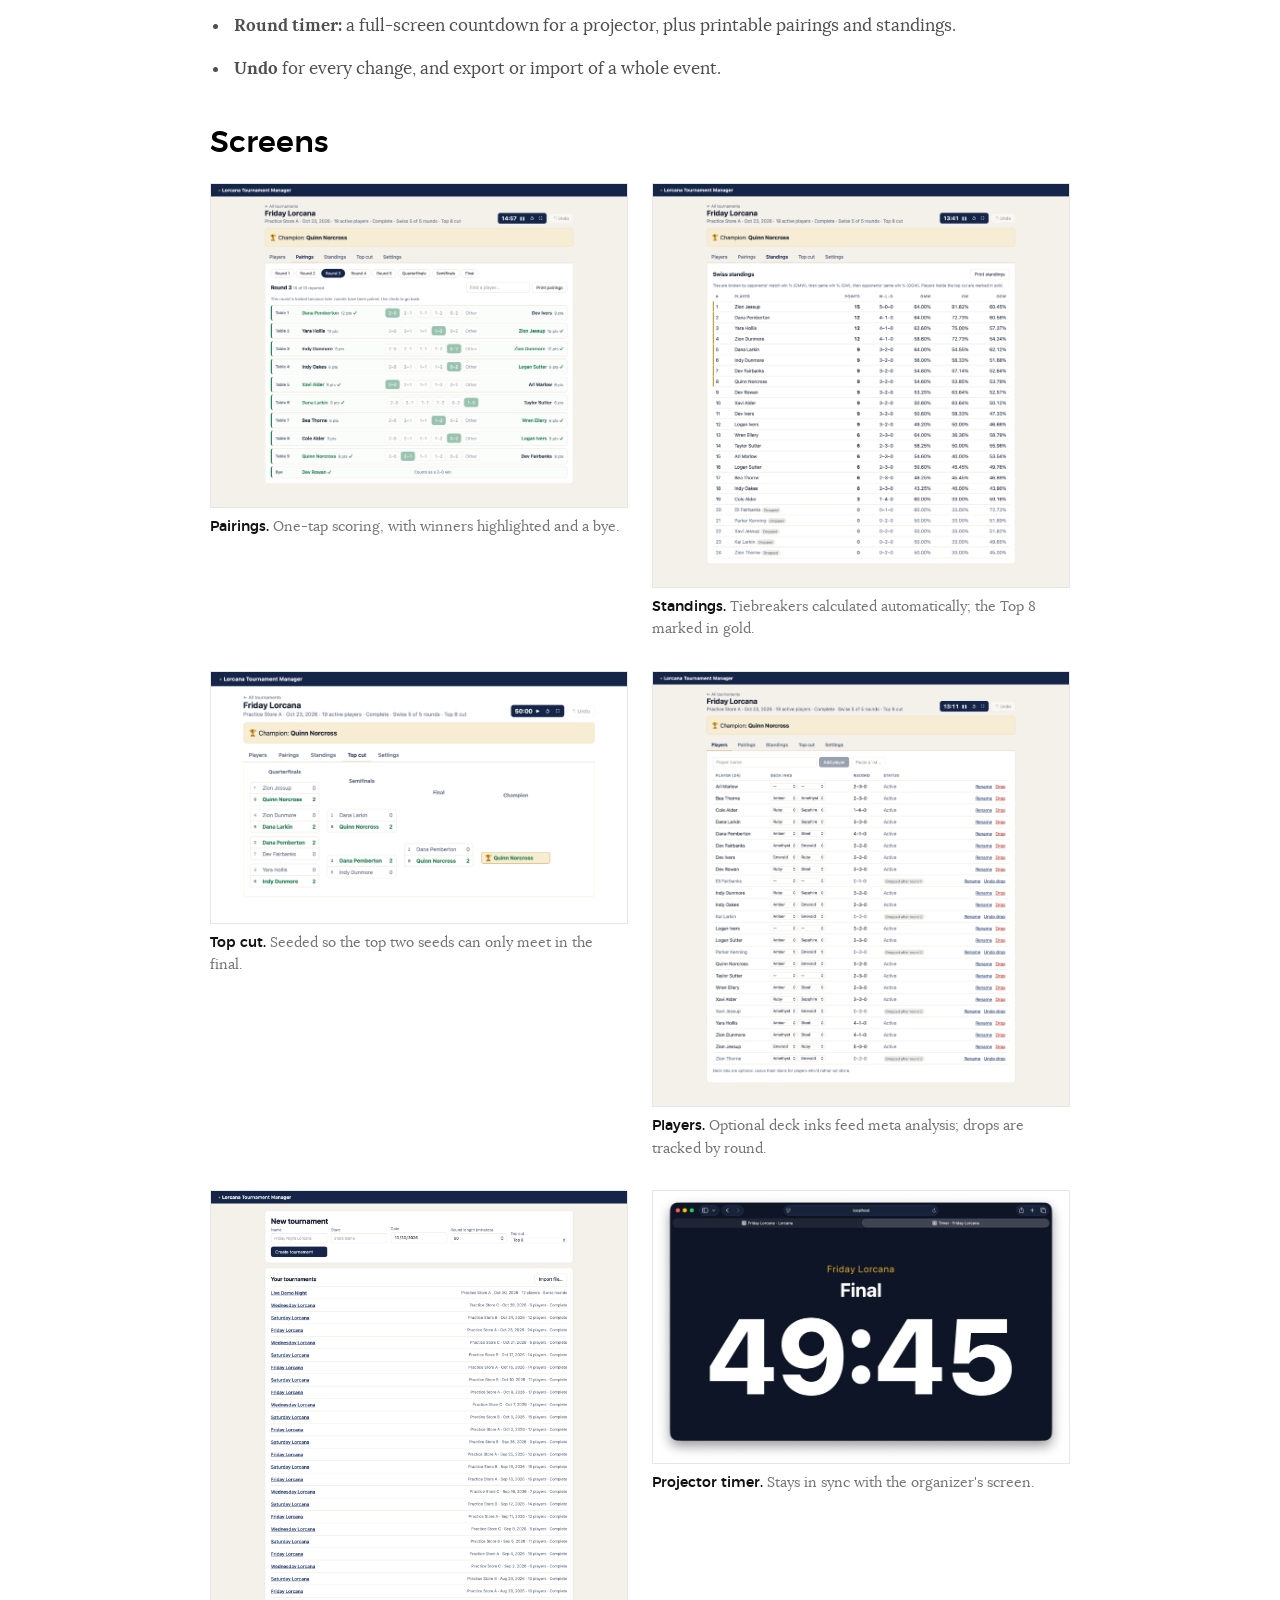
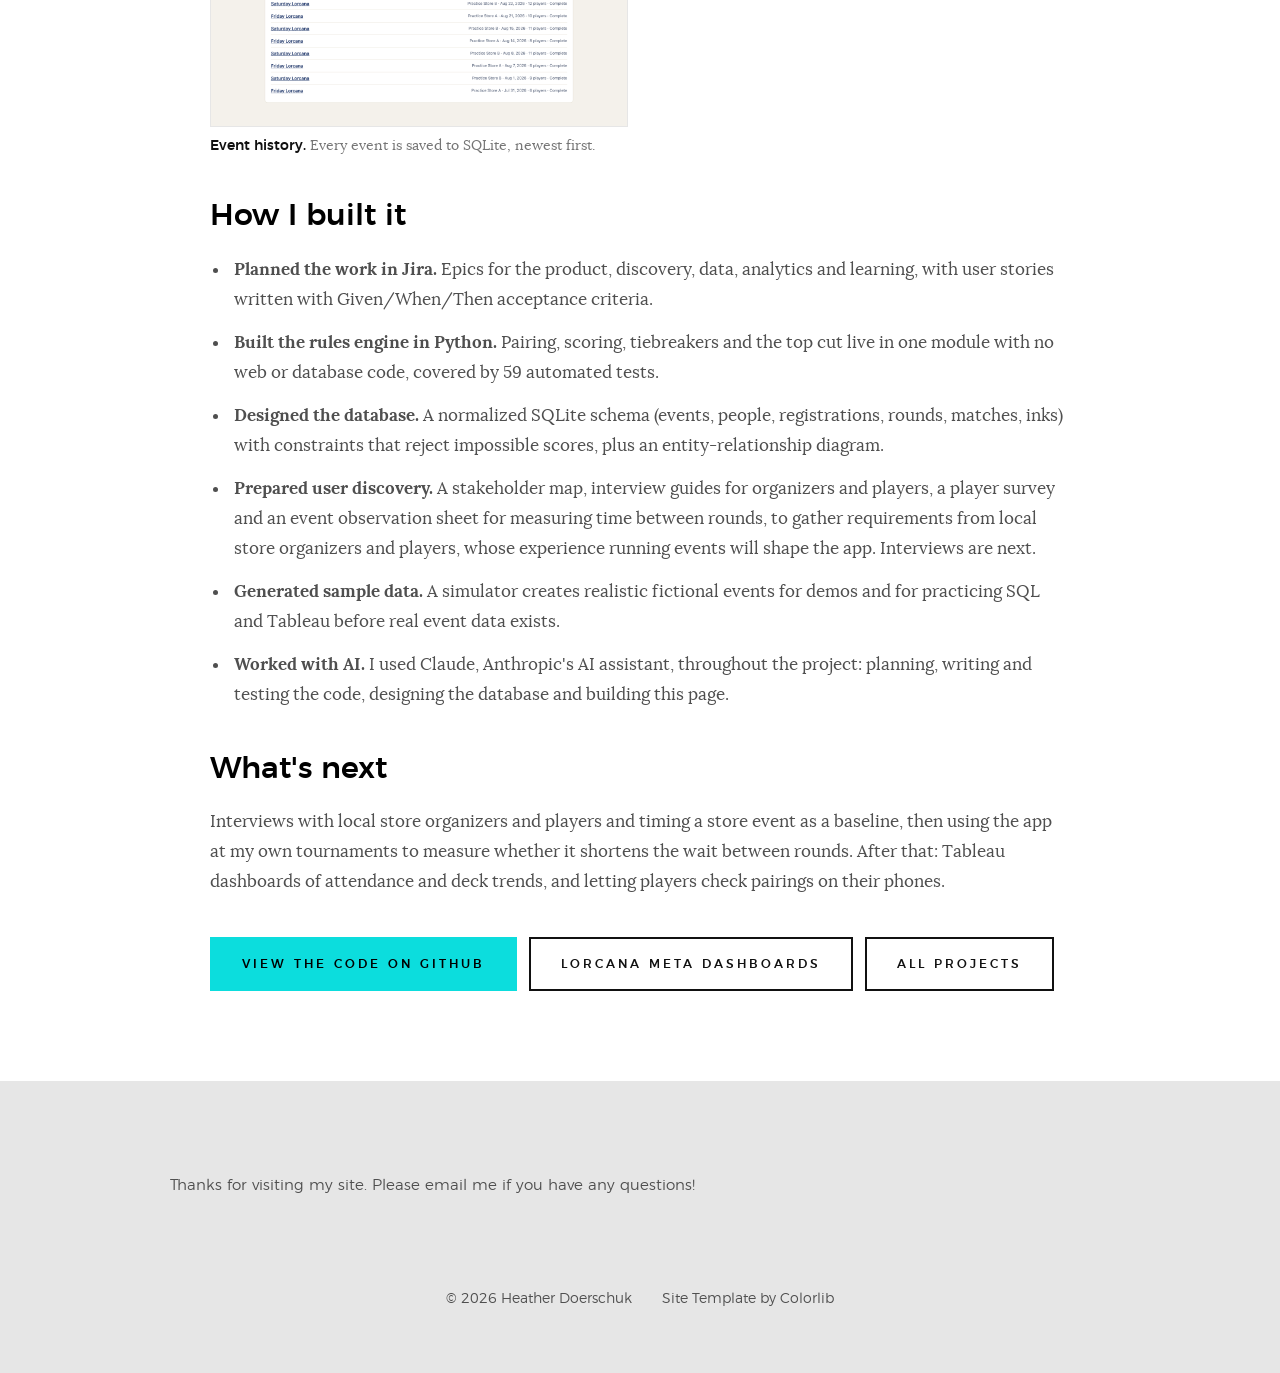
<file: lorcana-tournament.html>
<!DOCTYPE html>
<html class="no-js" lang="en">
<head>
    <meta charset="utf-8">
    <title>Lorcana Tournament Manager | Heather Doerschuk</title>
    <meta name="description" content="A Python and SQLite web app for running my own Disney Lorcana tournaments: Swiss pairings, best-of-3 results, standings, a top cut bracket and a projector timer.">
    <meta name="author" content="Heather Doerschuk">
    <meta name="viewport" content="width=device-width, initial-scale=1">

    <link rel="stylesheet" href="css/base.css">
    <link rel="stylesheet" href="css/vendor.css">
    <link rel="stylesheet" href="css/main.css">
    <link rel="shortcut icon" href="favicon.ico" type="image/x-icon">

    <style>
        /* Project page: same look as lorcana-meta.html (site fonts, teal accent #0CDDDD) */
        .project { background: #FFFFFF; color: #4f4f4f; padding: 6rem 0 9rem; }
        .project .row { max-width: 900px; }
        .project-back { font-family: "montserrat-medium", sans-serif; font-size: 1.4rem; text-transform: uppercase; letter-spacing: .2rem; }
        .project-back a { color: #111111; border-bottom: 2px solid #0CDDDD; }
        .project h1 { margin-top: 3rem; margin-bottom: 1.2rem; color: #000000; }
        .project .lead { font-size: 2rem; line-height: 1.6; color: #4f4f4f; margin-bottom: 3rem; }
        .facts { display: flex; flex-wrap: wrap; gap: 1.2rem 3.6rem; border-top: 1px solid #e6e6e6; border-bottom: 1px solid #e6e6e6; padding: 2rem 0; margin-bottom: 4rem; }
        .facts div { min-width: 14rem; }
        .facts h5 { margin: 0 0 .4rem; font-size: 1.2rem; letter-spacing: .2rem; text-transform: uppercase; color: #828282; }
        .facts p { margin: 0; font-family: "montserrat-medium", sans-serif; font-size: 1.6rem; color: #111111; line-height: 1.5; }
        .demo { margin: 0 0 1rem; border: 1px solid #e6e6e6; background: #f4f1ea; }
        .demo video { display: block; width: 100%; height: auto; }
        .caption { font-size: 1.4rem; color: #757575; line-height: 1.6; margin-bottom: 5rem; }
        .sample-note { display: inline-block; font-size: 1.3rem; background: #e6fbfb; color: #0a6e6e; padding: .4rem 1.2rem; border-radius: 99px; margin-bottom: 4rem; }
        .project h2 { color: #000000; margin-top: 4rem; }
        .project ul.findings { margin-left: 2rem; }
        .project ul.findings li { margin-bottom: 1.2rem; }
        .shots { display: grid; grid-template-columns: 1fr 1fr; gap: 3rem 2.4rem; margin: 2rem 0 2rem; }
        .shots figure { margin: 0; }
        .shots a { display: block; border: 1px solid #e6e6e6; }
        .shots img { display: block; width: 100%; height: auto; }
        .shots figcaption { font-size: 1.4rem; line-height: 1.6; color: #757575; margin-top: .8rem; }
        .shots figcaption strong { color: #111111; font-family: "montserrat-medium", sans-serif; font-weight: normal; }
        .project-links { display: flex; flex-wrap: wrap; gap: 1.2rem; margin-top: 4rem; }
        .project-links .btn { margin: 0; }
        .project-links .btn--stroke { color: #111111; border-color: #111111; }
        .project-links .btn--stroke:hover, .project-links .btn--stroke:focus { background: #111111; color: #FFFFFF; }
        .btn--accent { background: #0CDDDD; border-color: #0CDDDD; color: #000000; }
        .btn--accent:hover, .btn--accent:focus { background: #0ab8b8; border-color: #0ab8b8; color: #000000; }
        @media only screen and (max-width: 700px) {
            .shots { grid-template-columns: 1fr; }
        }
        @media only screen and (max-width: 600px) {
            .project { padding-top: 3rem; }
        }
    </style>
</head>

<body id="top">

    <main class="project">
        <div class="row">
            <div class="col-full">

                <p class="project-back"><a href="index.html#services">&larr; All projects</a></p>

                <h1>Lorcana Tournament Manager</h1>
                <p class="lead">A web app I'm building to run my own Disney Lorcana tournaments, from registration to
                    champion, saving every event to a database for analysis.</p>

                <div class="facts">
                    <div><h5>Role</h5><p>Product owner, business<br>analyst, developer</p></div>
                    <div><h5>Tools</h5><p>Python, SQLite, JavaScript,<br>Jira, GitHub, Claude</p></div>
                    <div><h5>Status</h5><p>v1 built and tested;<br>discovery and pilot next</p></div>
                </div>

                <div class="demo">
                    <video id="demo-video" controls preload="none" playsinline poster="images/lorcana-tournament/pairings.png">
                        <source src="images/lorcana-tournament/live-demo.mp4" type="video/mp4">
                        Your browser can't play this video.
                        <a href="images/lorcana-tournament/live-demo.mp4">Download the demo</a> instead.
                    </video>
                </div>
                <p class="caption">Demo: starting round 1, entering best-of-3 results with one tap each, and checking standings
                    (shown at 3&times; speed).</p>

                <p class="sample-note">Screenshots and demo use fictional sample data: invented players at "Practice Store" events.</p>

                <h2>What it does</h2>
                <ul class="findings">
                    <li><strong>Registration:</strong> add players one at a time or paste a list, record each deck's inks,
                        and handle late arrivals and drops.</li>
                    <li><strong>Swiss pairings:</strong> players are paired with others on the same points, without rematches,
                        and byes never go to the same player twice.</li>
                    <li><strong>Results:</strong> one tap per best-of-3 match; impossible scores are rejected.</li>
                    <li><strong>Standings:</strong> calculated automatically with standard tiebreakers (OMW%, GW%, OGW%).</li>
                    <li><strong>Top cut:</strong> a seeded Top 4, 8 or 16 bracket that advances to a champion.</li>
                    <li><strong>Round timer:</strong> a full-screen countdown for a projector, plus printable pairings and standings.</li>
                    <li><strong>Undo</strong> for every change, and export or import of a whole event.</li>
                </ul>

                <h2>Screens</h2>
                <div class="shots">
                    <figure>
                        <a href="images/lorcana-tournament/pairings.png"><img src="images/lorcana-tournament/pairings.png" loading="lazy"
                            alt="Pairings for round 3: each table shows both players, their points and one-tap score buttons."></a>
                        <figcaption><strong>Pairings.</strong> One-tap scoring, with winners highlighted and a bye.</figcaption>
                    </figure>
                    <figure>
                        <a href="images/lorcana-tournament/standings.png"><img src="images/lorcana-tournament/standings.png" loading="lazy"
                            alt="Swiss standings table with points, record and three tiebreaker percentages; the top 8 are marked in gold."></a>
                        <figcaption><strong>Standings.</strong> Tiebreakers calculated automatically; the Top 8 marked in gold.</figcaption>
                    </figure>
                    <figure>
                        <a href="images/lorcana-tournament/bracket.png"><img src="images/lorcana-tournament/bracket.png" loading="lazy"
                            alt="Top 8 bracket from quarterfinals through the final to the champion."></a>
                        <figcaption><strong>Top cut.</strong> Seeded so the top two seeds can only meet in the final.</figcaption>
                    </figure>
                    <figure>
                        <a href="images/lorcana-tournament/deck-inks.png"><img src="images/lorcana-tournament/deck-inks.png" loading="lazy"
                            alt="Players list with two deck ink selectors per player, records and drop status."></a>
                        <figcaption><strong>Players.</strong> Optional deck inks feed meta analysis; drops are tracked by round.</figcaption>
                    </figure>
                    <figure>
                        <a href="images/lorcana-tournament/event-list.png"><img src="images/lorcana-tournament/event-list.png" loading="lazy"
                            alt="List of tournaments at three practice stores, newest first, with dates, player counts and status."></a>
                        <figcaption><strong>Event history.</strong> Every event is saved to SQLite, newest first.</figcaption>
                    </figure>
                    <figure>
                        <a href="images/lorcana-tournament/projector-timer.png"><img src="images/lorcana-tournament/projector-timer.png" loading="lazy"
                            alt="Large round countdown timer on a dark background, labeled Final."></a>
                        <figcaption><strong>Projector timer.</strong> Stays in sync with the organizer's screen.</figcaption>
                    </figure>
                </div>

                <h2>How I built it</h2>
                <ul class="findings">
                    <li><strong>Planned the work in Jira.</strong> Epics for the product, discovery, data, analytics and learning,
                        with user stories written with Given/When/Then acceptance criteria.</li>
                    <li><strong>Built the rules engine in Python.</strong> Pairing, scoring, tiebreakers and the top cut live in one
                        module with no web or database code, covered by 59 automated tests.</li>
                    <li><strong>Designed the database.</strong> A normalized SQLite schema (events, people, registrations, rounds,
                        matches, inks) with constraints that reject impossible scores, plus an entity-relationship diagram.</li>
                    <li><strong>Prepared user discovery.</strong> A stakeholder map, interview guides for organizers and players,
                        a player survey and an event observation sheet for measuring time between rounds, to gather requirements
                        from local store organizers and players, whose experience running events will shape the app.
                        Interviews are next.</li>
                    <li><strong>Generated sample data.</strong> A simulator creates realistic fictional events for demos and for
                        practicing SQL and Tableau before real event data exists.</li>
                    <li><strong>Worked with AI.</strong> I used Claude, Anthropic's AI assistant, throughout the project: planning,
                        writing and testing the code, designing the database and building this page.</li>
                </ul>

                <h2>What's next</h2>
                <p>Interviews with local store organizers and players and timing a store event as a baseline, then using
                    the app at my own tournaments to measure whether it shortens the wait between rounds. After that: Tableau
                    dashboards of attendance and deck trends, and letting players check pairings on their phones.</p>

                <div class="project-links">
                    <a class="btn btn--accent" href="https://github.com/hmdoor/lorcana-tournament-manager">View the code on GitHub</a>
                    <a class="btn btn--stroke" href="lorcana-meta.html">Lorcana meta dashboards</a>
                    <a class="btn btn--stroke" href="index.html#services">All projects</a>
                </div>

            </div>
        </div>
    </main>

    <div id="site-footer"></div>

    <script src="js/footer.js"></script>
    <script>
        // Play the demo at 3x by default; viewers can still change speed in the player.
        (function () {
            var SPEED = 3;
            var video = document.getElementById('demo-video');
            video.defaultPlaybackRate = SPEED;
            video.playbackRate = SPEED;
            video.addEventListener('loadedmetadata', function () { video.playbackRate = SPEED; });
        })();
    </script>
</body>
</html>
</file>
<file: css/base.css>
/* =================================================================== 
 *
 *  Glint v1.0 Base Stylesheet
 *  11-20-2017
 *  ------------------------------------------------------------------
 *
 *  TOC:
 *  # imports 
 *  # normalize
 *  # basic/base setup styles
 *      ## Media
 *      ## Typography resets 
 *      ## links
 *      ## inputs
 *  # grid
 *      ## medium size devices
 *      ## tablets
 *      ## mobile devices
 *      ## small mobile devices
 *  # block grids
 *      ## medium size devices
 *      ## tablets
 *      ## mobile devices
 *      ## small mobile devices
 *  # MISC
 *
 * =================================================================== */


/* ===================================================================
 * # imports 
 *
 * ------------------------------------------------------------------- */
@import url("font-awesome/css/font-awesome.min.css");
@import url("micons/micons.css");
@import url("fonts.css");


/* ===================================================================
 * # normalize
 * normalize.css v5.0.0 | MIT License | 
 * github.com/necolas/normalize.css
 *
 * ------------------------------------------------------------------- */
html {
    font-family: sans-serif;
    line-height: 1.15;
    -ms-text-size-adjust: 100%;
    -webkit-text-size-adjust: 100%;
}

body {
    margin: 0;
}

article,
aside,
footer,
header,
nav,
section {
    display: block;
}

h1 {
    font-size: 2em;
    margin: 0.67em 0;
}

figcaption,
figure,
main {
    display: block;
}

figure {
    margin: 1em 40px;
}

hr {
    box-sizing: content-box;
    height: 0;
    overflow: visible;
}

pre {
    font-family: monospace, monospace;
    font-size: 1em;
}

a {
    background-color: transparent;
    -webkit-text-decoration-skip: objects;
}

a:active,
a:hover {
    outline-width: 0;
}

abbr[title] {
    border-bottom: none;
    text-decoration: underline;
    text-decoration: underline dotted;
}

b,
strong {
    font-weight: inherit;
}

b,
strong {
    font-weight: bolder;
}

code,
kbd,
samp {
    font-family: monospace, monospace;
    font-size: 1em;
}

dfn {
    font-style: italic;
}

mark {
    background-color: #ff0;
    color: #000;
}

small {
    font-size: 80%;
}

sub,
sup {
    font-size: 75%;
    line-height: 0;
    position: relative;
    vertical-align: baseline;
}

sub {
    bottom: -0.25em;
}

sup {
    top: -0.5em;
}

audio,
video {
    display: inline-block;
}

audio:not([controls]) {
    display: none;
    height: 0;
}

img {
    border-style: none;
}

svg:not(:root) {
    overflow: hidden;
}

button,
input,
optgroup,
select,
textarea {
    font-family: sans-serif;
    font-size: 100%;
    line-height: 1.15;
    margin: 0;
}

button,
input {
    overflow: visible;
}

button,
select {
    text-transform: none;
}

button,
html [type="button"],
[type="reset"],
[type="submit"] {
    -webkit-appearance: button;
}

button::-moz-focus-inner,
[type="button"]::-moz-focus-inner,
[type="reset"]::-moz-focus-inner,
[type="submit"]::-moz-focus-inner {
    border-style: none;
    padding: 0;
}

button:-moz-focusring,
[type="button"]:-moz-focusring,
[type="reset"]:-moz-focusring,
[type="submit"]:-moz-focusring {
    outline: 1px dotted ButtonText;
}

fieldset {
    border: 1px solid #c0c0c0;
    margin: 0 2px;
    padding: 0.35em 0.625em 0.75em;
}

legend {
    box-sizing: border-box;
    color: inherit;
    display: table;
    max-width: 100%;
    padding: 0;
    white-space: normal;
}

progress {
    display: inline-block;
    vertical-align: baseline;
}

textarea {
    overflow: auto;
}

[type="checkbox"],
[type="radio"] {
    box-sizing: border-box;
    padding: 0;
}

[type="number"]::-webkit-inner-spin-button,
[type="number"]::-webkit-outer-spin-button {
    height: auto;
}

[type="search"] {
    -webkit-appearance: textfield;
    outline-offset: -2px;
}

[type="search"]::-webkit-search-cancel-button,
[type="search"]::-webkit-search-decoration {
    -webkit-appearance: none;
}

::-webkit-file-upload-button {
    -webkit-appearance: button;
    font: inherit;
}

details,
menu {
    display: block;
}

summary {
    display: list-item;
}

canvas {
    display: inline-block;
}

template {
    display: none;
}

[hidden] {
    display: none;
}


/* ===================================================================
 * # basic/base setup styles
 *
 * ------------------------------------------------------------------- */
html {
    font-size: 62.5%;
    box-sizing: border-box;
}

*,
*::before,
*::after {
    box-sizing: inherit;
}

body {
    font-weight: normal;
    line-height: 1;
    word-wrap: break-word;
    text-rendering: optimizeLegibility;
    -webkit-overflow-scrolling: touch;
    -webkit-text-size-adjust: none;
}

body,
input,
button {
    -moz-osx-font-smoothing: grayscale;
    -webkit-font-smoothing: antialiased;
}


/* ------------------------------------------------------------------- 
 * ## Media
 * ------------------------------------------------------------------- */
img,
video {
    max-width: 100%;
    height: auto;
}


/* ------------------------------------------------------------------- 
 * ## Typography resets 
 * ------------------------------------------------------------------- */
div,
dl,
dt,
dd,
ul,
ol,
li,
h1,
h2,
h3,
h4,
h5,
h6,
pre,
form,
p,
blockquote,
th,
td {
    margin: 0;
    padding: 0;
}

h1,
h2,
h3,
h4,
h5,
h6 {
    -webkit-font-smoothing: auto;
    -webkit-font-smoothing: antialiased;
    -webkit-font-variant-ligatures: common-ligatures;
    -moz-font-variant-ligatures: common-ligatures;
    font-variant-ligatures: common-ligatures;
    text-rendering: optimizeLegibility;
}

em,
i {
    font-style: italic;
    line-height: inherit;
}

strong,
b {
    font-weight: bold;
    line-height: inherit;
}

small {
    font-size: 60%;
    line-height: inherit;
}

ol,
ul {
    list-style: none;
}

li {
    display: block;
}


/* ------------------------------------------------------------------- 
 * ## links 
 * ------------------------------------------------------------------- */
a {
    text-decoration: none;
    line-height: inherit;
}

a img {
    border: none;
}


/* ------------------------------------------------------------------- 
 * ## inputs 
 * ------------------------------------------------------------------- */
fieldset {
    margin: 0;
    padding: 0;
}

input[type="email"],
input[type="number"],
input[type="search"],
input[type="text"],
input[type="tel"],
input[type="url"],
input[type="password"],
textarea {
    -webkit-appearance: none;
    -moz-appearance: none;
    -ms-appearance: none;
    -o-appearance: none;
    appearance: none;
}


/* ===================================================================
 * # grid
 *
 * ------------------------------------------------------------------- */
.row {
    width: 94%;
    max-width: 1200px;
    margin: 0 auto;
}

.row:after {
    content: "";
    display: table;
    clear: both;
}

.row .row {
    width: auto;
    max-width: none;
    margin-left: -20px;
    margin-right: -20px;
}


/* column blocks
 * -------------------------------------- */
[class*="col-"] {
    float: left;
    padding: 0 20px;
}

[class*="col-"]+[class*="col-"].end {
    float: right;
}


/* column width classes 
 * -------------------------------------- */
.col-one {
    width: 8.33333%;
}

.col-two,
.col-1-6 {
    width: 16.66667%;
}

.col-three,
.col-1-4 {
    width: 25%;
}

.col-four,
.col-1-3 {
    width: 33.33333%;
}

.col-five {
    width: 41.66667%;
}

.col-six,
.col-1-2 {
    width: 50%;
}

.col-seven {
    width: 58.33333%;
}

.col-eight,
.col-2-3 {
    width: 66.66667%;
}

.col-nine,
.col-3-4 {
    width: 75%;
}

.col-ten,
.col-5-6 {
    width: 83.33333%;
}

.col-eleven {
    width: 91.66667%;
}

.col-twelve,
.col-full {
    width: 100%;
}


/* ------------------------------------------------------------------- 
 * ## medium size devices
 * ------------------------------------------------------------------- */
@media only screen and (max-width: 1200px) {
    .row .row {
        margin-left: -15px;
        margin-right: -15px;
    }
    [class*="col-"] {
        padding: 0 15px;
    }
    .md-two,
    .md-1-6 {
        width: 16.66667%;
    }
    .md-one {
        width: 8.33333%;
    }
    .md-three,
    .md-1-4 {
        width: 25%;
    }
    .md-four,
    .md-1-3 {
        width: 33.33333%;
    }
    .md-five {
        width: 41.66667%;
    }
    .md-six,
    .md-1-2 {
        width: 50%;
    }
    .md-seven {
        width: 58.33333%;
    }
    .md-eight,
    .md-2-3 {
        width: 66.66667%;
    }
    .md-nine,
    .md-3-4 {
        width: 75%;
    }
    .md-ten,
    .md-5-6 {
        width: 83.33333%;
    }
    .md-eleven {
        width: 91.66667%;
    }
    .md-twelve,
    .md-full {
        width: 100%;
    }
}


/* ------------------------------------------------------------------- 
 * ## tablets
 * ------------------------------------------------------------------- */
@media only screen and (max-width: 800px) {
    .row {
        width: 90%;
    }
    .tab-1-4 {
        width: 25%;
    }
    .tab-1-3 {
        width: 33.33333%;
    }
    .tab-1-2 {
        width: 50%;
    }
    .tab-2-3 {
        width: 66.66667%;
    }
    .tab-3-4 {
        width: 75%;
    }
    .tab-full {
        width: 100%;
    }
}


/* ------------------------------------------------------------------- 
 * ## mobile devices
 * ------------------------------------------------------------------- */
@media only screen and (max-width: 600px) {
    .row {
        width: auto;
        padding-left: 25px;
        padding-right: 25px;
    }
    .row .row {
        margin-left: -10px;
        margin-right: -10px;
    }
    [class*="col-"] {
        padding: 0 10px;
    }
    .mob-1-4 {
        width: 25%;
    }
    .mob-1-3 {
        width: 33.33333%;
    }
    .mob-1-2 {
        width: 50%;
    }
    .mob-2-3 {
        width: 66.66667%;
    }
    .mob-3-4 {
        width: 75%;
    }
    .mob-full {
        width: 100%;
    }
}


/* ------------------------------------------------------------------- 
 * ## small mobile devices
 * ------------------------------------------------------------------- */

/* stack columns on small mobile devices
 * ------------------------------------------------------------------- */

@media only screen and (max-width: 400px) {
    .row .row {
        padding-left: 0;
        padding-right: 0;
        margin-left: 0;
        margin-right: 0;
    }
    [class*="col-"] {
        width: 100% !important;
        float: none !important;
        clear: both !important;
        margin-left: 0;
        margin-right: 0;
        padding: 0;
    }
    [class*="col-"]+[class*="col-"].end {
        float: none;
    }
}


/* ===================================================================
 * # block grids
 * ------------------------------------------------------------------- */

/*   Equally-sized columns define at row level
 * ------------------------------------------------------------------- */
[class*="block-"]:after {
    content: "";
    display: table;
    clear: both;
}

.block-1-6 .col-block {
    width: 16.66667%;
}

.block-1-5 .col-block {
    width: 20%;
}

.block-1-4 .col-block {
    width: 25%;
}

.block-1-3 .col-block {
    width: 33.33333%;
}

.block-1-2 .col-block {
    width: 50%;
}


/**
 * Clearing for block grid columns. Allow columns with 
 * different heights to align properly.
 */

.block-1-6 .col-block:nth-child(6n+1),
.block-1-5 .col-block:nth-child(5n+1),
.block-1-4 .col-block:nth-child(4n+1),
.block-1-3 .col-block:nth-child(3n+1),
.block-1-2 .col-block:nth-child(2n+1) {
    clear: both;
}


/* ------------------------------------------------------------------- 
 * ## medium size devices
 * ------------------------------------------------------------------- */
@media only screen and (max-width: 1200px) {
    .block-m-1-6 .col-block {
        width: 16.66667%;
    }
    .block-m-1-5 .col-block {
        width: 20%;
    }
    .block-m-1-4 .col-block {
        width: 25%;
    }
    .block-m-1-3 .col-block {
        width: 33.33333%;
    }
    .block-m-1-2 .col-block {
        width: 50%;
    }
    .block-m-full .col-block {
        width: 100%;
        clear: both;
    }
    [class*="block-m-"] .col-block:nth-child(n) {
        clear: none;
    }
    .block-m-1-6 .col-block:nth-child(6n+1),
    .block-m-1-5 .col-block:nth-child(5n+1),
    .block-m-1-4 .col-block:nth-child(4n+1),
    .block-m-1-3 .col-block:nth-child(3n+1),
    .block-m-1-2 .col-block:nth-child(2n+1) {
        clear: both;
    }
}


/* ------------------------------------------------------------------- 
 * ## tablets
 * ------------------------------------------------------------------- */
@media only screen and (max-width: 800px) {
    .block-tab-1-6 .col-block {
        width: 16.66667%;
    }
    .block-tab-1-5 .col-block {
        width: 20%;
    }
    .block-tab-1-4 .col-block {
        width: 25%;
    }
    .block-tab-1-3 .col-block {
        width: 33.33333%;
    }
    .block-tab-1-2 .col-block {
        width: 50%;
    }
    .block-tab-full .col-block {
        width: 100%;
        clear: both;
    }
    [class*="block-tab-"] .col-block:nth-child(n) {
        clear: none;
    }
    .block-tab-1-6 .col-block:nth-child(6n+1),
    .block-tab-1-6 .col-block:nth-child(5n+1),
    .block-tab-1-4 .col-block:nth-child(4n+1),
    .block-tab-1-3 .col-block:nth-child(3n+1),
    .block-tab-1-2 .col-block:nth-child(2n+1) {
        clear: both;
    }
}


/* ------------------------------------------------------------------- 
 * ## mobile devices
 * ------------------------------------------------------------------- */
@media only screen and (max-width: 600px) {
    .block-mob-1-6 .col-block {
        width: 16.66667%;
    }
    .block-mob-1-5 .col-block {
        width: 20%;
    }
    .block-mob-1-4 .col-block {
        width: 25%;
    }
    .block-mob-1-3 .col-block {
        width: 33.33333%;
    }
    .block-mob-1-2 .col-block {
        width: 50%;
    }
    .block-mob-full .col-block {
        width: 100%;
        clear: both;
    }
    [class*="block-mob-"] .col-block:nth-child(n) {
        clear: none;
    }
    .block-mob-1-6 .col-block:nth-child(6n+1),
    .block-mob-1-5 .col-block:nth-child(5n+1),
    .block-mob-1-4 .col-block:nth-child(4n+1),
    .block-mob-1-3 .col-block:nth-child(3n+1),
    .block-mob-1-2 .col-block:nth-child(2n+1) {
        clear: both;
    }
}


/* ------------------------------------------------------------------- 
 * ## small mobile devices
 * ------------------------------------------------------------------- */

/* stack columns on small mobile devices
 * ------------------------------------------------------------------- */

@media only screen and (max-width: 400px) {
    .stack .col-block {
        width: 100% !important;
        float: none !important;
        clear: both !important;
        margin-left: 0;
        margin-right: 0;
    }
}


/* ===================================================================
 * # MISC
 *
 * ------------------------------------------------------------------- */
.group:after {
    content: "";
    display: table;
    clear: both;
}


/* Misc Helper Styles
 * -------------------------------------- */
.is-hidden {
    display: none;
}

.is-invisible {
    visibility: hidden;
}

.antialiased {
    -webkit-font-smoothing: antialiased;
    -moz-osx-font-smoothing: grayscale;
}

.overflow-hidden {
    overflow: hidden;
}

.remove-bottom {
    margin-bottom: 0;
}

.half-bottom {
    margin-bottom: 1.5rem !important;
}

.add-bottom {
    margin-bottom: 3rem !important;
}

.no-border {
    border: none;
}

.full-width {
    width: 100%;
}

.text-center {
    text-align: center;
}

.text-left {
    text-align: left;
}

.text-right {
    text-align: right;
}

.pull-left {
    float: left;
}

.pull-right {
    float: right;
}

.align-center {
    margin-left: auto;
    margin-right: auto;
    text-align: center;
}


/*# sourceMappingURL=base.css.map */
</file>
<file: css/vendor.css>
/* =================================================================== 
 *
 *  Glint v1.0 Vendor/Third Party CSS 
 *  11-20-2017
 *  ------------------------------------------------------------------
 *
 *  TOC:
 *  # animate on scroll
 *  # slick slider
 *  # photoswipe
 *  # photoSwipe skin
 *
 * =================================================================== */


/* ===================================================================
 * # animate on scroll 
 * https://michalsnik.github.io/aos/
 *
 * ------------------------------------------------------------------- */
[data-aos][data-aos][data-aos-duration='50'], body[data-aos-duration='50'] [data-aos] {
    transition-duration: 50ms;
}

[data-aos][data-aos][data-aos-delay='50'], body[data-aos-delay='50'] [data-aos] {
    transition-delay: 0;
}

[data-aos][data-aos][data-aos-delay='50'].aos-animate, body[data-aos-delay='50'] [data-aos].aos-animate {
    transition-delay: 50ms;
}

[data-aos][data-aos][data-aos-duration='100'], body[data-aos-duration='100'] [data-aos] {
    transition-duration: .1s;
}

[data-aos][data-aos][data-aos-delay='100'], body[data-aos-delay='100'] [data-aos] {
    transition-delay: 0;
}

[data-aos][data-aos][data-aos-delay='100'].aos-animate, body[data-aos-delay='100'] [data-aos].aos-animate {
    transition-delay: .1s;
}

[data-aos][data-aos][data-aos-duration='150'], body[data-aos-duration='150'] [data-aos] {
    transition-duration: .15s;
}

[data-aos][data-aos][data-aos-delay='150'], body[data-aos-delay='150'] [data-aos] {
    transition-delay: 0;
}

[data-aos][data-aos][data-aos-delay='150'].aos-animate, body[data-aos-delay='150'] [data-aos].aos-animate {
    transition-delay: .15s;
}

[data-aos][data-aos][data-aos-duration='200'], body[data-aos-duration='200'] [data-aos] {
    transition-duration: .2s;
}

[data-aos][data-aos][data-aos-delay='200'], body[data-aos-delay='200'] [data-aos] {
    transition-delay: 0;
}

[data-aos][data-aos][data-aos-delay='200'].aos-animate, body[data-aos-delay='200'] [data-aos].aos-animate {
    transition-delay: .2s;
}

[data-aos][data-aos][data-aos-duration='250'], body[data-aos-duration='250'] [data-aos] {
    transition-duration: .25s;
}

[data-aos][data-aos][data-aos-delay='250'], body[data-aos-delay='250'] [data-aos] {
    transition-delay: 0;
}

[data-aos][data-aos][data-aos-delay='250'].aos-animate, body[data-aos-delay='250'] [data-aos].aos-animate {
    transition-delay: .25s;
}

[data-aos][data-aos][data-aos-duration='300'], body[data-aos-duration='300'] [data-aos] {
    transition-duration: .3s;
}

[data-aos][data-aos][data-aos-delay='300'], body[data-aos-delay='300'] [data-aos] {
    transition-delay: 0;
}

[data-aos][data-aos][data-aos-delay='300'].aos-animate, body[data-aos-delay='300'] [data-aos].aos-animate {
    transition-delay: .3s;
}

[data-aos][data-aos][data-aos-duration='350'], body[data-aos-duration='350'] [data-aos] {
    transition-duration: .35s;
}

[data-aos][data-aos][data-aos-delay='350'], body[data-aos-delay='350'] [data-aos] {
    transition-delay: 0;
}

[data-aos][data-aos][data-aos-delay='350'].aos-animate, body[data-aos-delay='350'] [data-aos].aos-animate {
    transition-delay: .35s;
}

[data-aos][data-aos][data-aos-duration='400'], body[data-aos-duration='400'] [data-aos] {
    transition-duration: .4s;
}

[data-aos][data-aos][data-aos-delay='400'], body[data-aos-delay='400'] [data-aos] {
    transition-delay: 0;
}

[data-aos][data-aos][data-aos-delay='400'].aos-animate, body[data-aos-delay='400'] [data-aos].aos-animate {
    transition-delay: .4s;
}

[data-aos][data-aos][data-aos-duration='450'], body[data-aos-duration='450'] [data-aos] {
    transition-duration: .45s;
}

[data-aos][data-aos][data-aos-delay='450'], body[data-aos-delay='450'] [data-aos] {
    transition-delay: 0;
}

[data-aos][data-aos][data-aos-delay='450'].aos-animate, body[data-aos-delay='450'] [data-aos].aos-animate {
    transition-delay: .45s;
}

[data-aos][data-aos][data-aos-duration='500'], body[data-aos-duration='500'] [data-aos] {
    transition-duration: .5s;
}

[data-aos][data-aos][data-aos-delay='500'], body[data-aos-delay='500'] [data-aos] {
    transition-delay: 0;
}

[data-aos][data-aos][data-aos-delay='500'].aos-animate, body[data-aos-delay='500'] [data-aos].aos-animate {
    transition-delay: .5s;
}

[data-aos][data-aos][data-aos-duration='550'], body[data-aos-duration='550'] [data-aos] {
    transition-duration: .55s;
}

[data-aos][data-aos][data-aos-delay='550'], body[data-aos-delay='550'] [data-aos] {
    transition-delay: 0;
}

[data-aos][data-aos][data-aos-delay='550'].aos-animate, body[data-aos-delay='550'] [data-aos].aos-animate {
    transition-delay: .55s;
}

[data-aos][data-aos][data-aos-duration='600'], body[data-aos-duration='600'] [data-aos] {
    transition-duration: .6s;
}

[data-aos][data-aos][data-aos-delay='600'], body[data-aos-delay='600'] [data-aos] {
    transition-delay: 0;
}

[data-aos][data-aos][data-aos-delay='600'].aos-animate, body[data-aos-delay='600'] [data-aos].aos-animate {
    transition-delay: .6s;
}

[data-aos][data-aos][data-aos-duration='650'], body[data-aos-duration='650'] [data-aos] {
    transition-duration: .65s;
}

[data-aos][data-aos][data-aos-delay='650'], body[data-aos-delay='650'] [data-aos] {
    transition-delay: 0;
}

[data-aos][data-aos][data-aos-delay='650'].aos-animate, body[data-aos-delay='650'] [data-aos].aos-animate {
    transition-delay: .65s;
}

[data-aos][data-aos][data-aos-duration='700'], body[data-aos-duration='700'] [data-aos] {
    transition-duration: .7s;
}

[data-aos][data-aos][data-aos-delay='700'], body[data-aos-delay='700'] [data-aos] {
    transition-delay: 0;
}

[data-aos][data-aos][data-aos-delay='700'].aos-animate, body[data-aos-delay='700'] [data-aos].aos-animate {
    transition-delay: .7s;
}

[data-aos][data-aos][data-aos-duration='750'], body[data-aos-duration='750'] [data-aos] {
    transition-duration: .75s;
}

[data-aos][data-aos][data-aos-delay='750'], body[data-aos-delay='750'] [data-aos] {
    transition-delay: 0;
}

[data-aos][data-aos][data-aos-delay='750'].aos-animate, body[data-aos-delay='750'] [data-aos].aos-animate {
    transition-delay: .75s;
}

[data-aos][data-aos][data-aos-duration='800'], body[data-aos-duration='800'] [data-aos] {
    transition-duration: .8s;
}

[data-aos][data-aos][data-aos-delay='800'], body[data-aos-delay='800'] [data-aos] {
    transition-delay: 0;
}

[data-aos][data-aos][data-aos-delay='800'].aos-animate, body[data-aos-delay='800'] [data-aos].aos-animate {
    transition-delay: .8s;
}

[data-aos][data-aos][data-aos-duration='850'], body[data-aos-duration='850'] [data-aos] {
    transition-duration: .85s;
}

[data-aos][data-aos][data-aos-delay='850'], body[data-aos-delay='850'] [data-aos] {
    transition-delay: 0;
}

[data-aos][data-aos][data-aos-delay='850'].aos-animate, body[data-aos-delay='850'] [data-aos].aos-animate {
    transition-delay: .85s;
}

[data-aos][data-aos][data-aos-duration='900'], body[data-aos-duration='900'] [data-aos] {
    transition-duration: .9s;
}

[data-aos][data-aos][data-aos-delay='900'], body[data-aos-delay='900'] [data-aos] {
    transition-delay: 0;
}

[data-aos][data-aos][data-aos-delay='900'].aos-animate, body[data-aos-delay='900'] [data-aos].aos-animate {
    transition-delay: .9s;
}

[data-aos][data-aos][data-aos-duration='950'], body[data-aos-duration='950'] [data-aos] {
    transition-duration: .95s;
}

[data-aos][data-aos][data-aos-delay='950'], body[data-aos-delay='950'] [data-aos] {
    transition-delay: 0;
}

[data-aos][data-aos][data-aos-delay='950'].aos-animate, body[data-aos-delay='950'] [data-aos].aos-animate {
    transition-delay: .95s;
}

[data-aos][data-aos][data-aos-duration='1000'], body[data-aos-duration='1000'] [data-aos] {
    transition-duration: 1s;
}

[data-aos][data-aos][data-aos-delay='1000'], body[data-aos-delay='1000'] [data-aos] {
    transition-delay: 0;
}

[data-aos][data-aos][data-aos-delay='1000'].aos-animate, body[data-aos-delay='1000'] [data-aos].aos-animate {
    transition-delay: 1s;
}

[data-aos][data-aos][data-aos-duration='1050'], body[data-aos-duration='1050'] [data-aos] {
    transition-duration: 1.05s;
}

[data-aos][data-aos][data-aos-delay='1050'], body[data-aos-delay='1050'] [data-aos] {
    transition-delay: 0;
}

[data-aos][data-aos][data-aos-delay='1050'].aos-animate, body[data-aos-delay='1050'] [data-aos].aos-animate {
    transition-delay: 1.05s;
}

[data-aos][data-aos][data-aos-duration='1100'], body[data-aos-duration='1100'] [data-aos] {
    transition-duration: 1.1s;
}

[data-aos][data-aos][data-aos-delay='1100'], body[data-aos-delay='1100'] [data-aos] {
    transition-delay: 0;
}

[data-aos][data-aos][data-aos-delay='1100'].aos-animate, body[data-aos-delay='1100'] [data-aos].aos-animate {
    transition-delay: 1.1s;
}

[data-aos][data-aos][data-aos-duration='1150'], body[data-aos-duration='1150'] [data-aos] {
    transition-duration: 1.15s;
}

[data-aos][data-aos][data-aos-delay='1150'], body[data-aos-delay='1150'] [data-aos] {
    transition-delay: 0;
}

[data-aos][data-aos][data-aos-delay='1150'].aos-animate, body[data-aos-delay='1150'] [data-aos].aos-animate {
    transition-delay: 1.15s;
}

[data-aos][data-aos][data-aos-duration='1200'], body[data-aos-duration='1200'] [data-aos] {
    transition-duration: 1.2s;
}

[data-aos][data-aos][data-aos-delay='1200'], body[data-aos-delay='1200'] [data-aos] {
    transition-delay: 0;
}

[data-aos][data-aos][data-aos-delay='1200'].aos-animate, body[data-aos-delay='1200'] [data-aos].aos-animate {
    transition-delay: 1.2s;
}

[data-aos][data-aos][data-aos-duration='1250'], body[data-aos-duration='1250'] [data-aos] {
    transition-duration: 1.25s;
}

[data-aos][data-aos][data-aos-delay='1250'], body[data-aos-delay='1250'] [data-aos] {
    transition-delay: 0;
}

[data-aos][data-aos][data-aos-delay='1250'].aos-animate, body[data-aos-delay='1250'] [data-aos].aos-animate {
    transition-delay: 1.25s;
}

[data-aos][data-aos][data-aos-duration='1300'], body[data-aos-duration='1300'] [data-aos] {
    transition-duration: 1.3s;
}

[data-aos][data-aos][data-aos-delay='1300'], body[data-aos-delay='1300'] [data-aos] {
    transition-delay: 0;
}

[data-aos][data-aos][data-aos-delay='1300'].aos-animate, body[data-aos-delay='1300'] [data-aos].aos-animate {
    transition-delay: 1.3s;
}

[data-aos][data-aos][data-aos-duration='1350'], body[data-aos-duration='1350'] [data-aos] {
    transition-duration: 1.35s;
}

[data-aos][data-aos][data-aos-delay='1350'], body[data-aos-delay='1350'] [data-aos] {
    transition-delay: 0;
}

[data-aos][data-aos][data-aos-delay='1350'].aos-animate, body[data-aos-delay='1350'] [data-aos].aos-animate {
    transition-delay: 1.35s;
}

[data-aos][data-aos][data-aos-duration='1400'], body[data-aos-duration='1400'] [data-aos] {
    transition-duration: 1.4s;
}

[data-aos][data-aos][data-aos-delay='1400'], body[data-aos-delay='1400'] [data-aos] {
    transition-delay: 0;
}

[data-aos][data-aos][data-aos-delay='1400'].aos-animate, body[data-aos-delay='1400'] [data-aos].aos-animate {
    transition-delay: 1.4s;
}

[data-aos][data-aos][data-aos-duration='1450'], body[data-aos-duration='1450'] [data-aos] {
    transition-duration: 1.45s;
}

[data-aos][data-aos][data-aos-delay='1450'], body[data-aos-delay='1450'] [data-aos] {
    transition-delay: 0;
}

[data-aos][data-aos][data-aos-delay='1450'].aos-animate, body[data-aos-delay='1450'] [data-aos].aos-animate {
    transition-delay: 1.45s;
}

[data-aos][data-aos][data-aos-duration='1500'], body[data-aos-duration='1500'] [data-aos] {
    transition-duration: 1.5s;
}

[data-aos][data-aos][data-aos-delay='1500'], body[data-aos-delay='1500'] [data-aos] {
    transition-delay: 0;
}

[data-aos][data-aos][data-aos-delay='1500'].aos-animate, body[data-aos-delay='1500'] [data-aos].aos-animate {
    transition-delay: 1.5s;
}

[data-aos][data-aos][data-aos-duration='1550'], body[data-aos-duration='1550'] [data-aos] {
    transition-duration: 1.55s;
}

[data-aos][data-aos][data-aos-delay='1550'], body[data-aos-delay='1550'] [data-aos] {
    transition-delay: 0;
}

[data-aos][data-aos][data-aos-delay='1550'].aos-animate, body[data-aos-delay='1550'] [data-aos].aos-animate {
    transition-delay: 1.55s;
}

[data-aos][data-aos][data-aos-duration='1600'], body[data-aos-duration='1600'] [data-aos] {
    transition-duration: 1.6s;
}

[data-aos][data-aos][data-aos-delay='1600'], body[data-aos-delay='1600'] [data-aos] {
    transition-delay: 0;
}

[data-aos][data-aos][data-aos-delay='1600'].aos-animate, body[data-aos-delay='1600'] [data-aos].aos-animate {
    transition-delay: 1.6s;
}

[data-aos][data-aos][data-aos-duration='1650'], body[data-aos-duration='1650'] [data-aos] {
    transition-duration: 1.65s;
}

[data-aos][data-aos][data-aos-delay='1650'], body[data-aos-delay='1650'] [data-aos] {
    transition-delay: 0;
}

[data-aos][data-aos][data-aos-delay='1650'].aos-animate, body[data-aos-delay='1650'] [data-aos].aos-animate {
    transition-delay: 1.65s;
}

[data-aos][data-aos][data-aos-duration='1700'], body[data-aos-duration='1700'] [data-aos] {
    transition-duration: 1.7s;
}

[data-aos][data-aos][data-aos-delay='1700'], body[data-aos-delay='1700'] [data-aos] {
    transition-delay: 0;
}

[data-aos][data-aos][data-aos-delay='1700'].aos-animate, body[data-aos-delay='1700'] [data-aos].aos-animate {
    transition-delay: 1.7s;
}

[data-aos][data-aos][data-aos-duration='1750'], body[data-aos-duration='1750'] [data-aos] {
    transition-duration: 1.75s;
}

[data-aos][data-aos][data-aos-delay='1750'], body[data-aos-delay='1750'] [data-aos] {
    transition-delay: 0;
}

[data-aos][data-aos][data-aos-delay='1750'].aos-animate, body[data-aos-delay='1750'] [data-aos].aos-animate {
    transition-delay: 1.75s;
}

[data-aos][data-aos][data-aos-duration='1800'], body[data-aos-duration='1800'] [data-aos] {
    transition-duration: 1.8s;
}

[data-aos][data-aos][data-aos-delay='1800'], body[data-aos-delay='1800'] [data-aos] {
    transition-delay: 0;
}

[data-aos][data-aos][data-aos-delay='1800'].aos-animate, body[data-aos-delay='1800'] [data-aos].aos-animate {
    transition-delay: 1.8s;
}

[data-aos][data-aos][data-aos-duration='1850'], body[data-aos-duration='1850'] [data-aos] {
    transition-duration: 1.85s;
}

[data-aos][data-aos][data-aos-delay='1850'], body[data-aos-delay='1850'] [data-aos] {
    transition-delay: 0;
}

[data-aos][data-aos][data-aos-delay='1850'].aos-animate, body[data-aos-delay='1850'] [data-aos].aos-animate {
    transition-delay: 1.85s;
}

[data-aos][data-aos][data-aos-duration='1900'], body[data-aos-duration='1900'] [data-aos] {
    transition-duration: 1.9s;
}

[data-aos][data-aos][data-aos-delay='1900'], body[data-aos-delay='1900'] [data-aos] {
    transition-delay: 0;
}

[data-aos][data-aos][data-aos-delay='1900'].aos-animate, body[data-aos-delay='1900'] [data-aos].aos-animate {
    transition-delay: 1.9s;
}

[data-aos][data-aos][data-aos-duration='1950'], body[data-aos-duration='1950'] [data-aos] {
    transition-duration: 1.95s;
}

[data-aos][data-aos][data-aos-delay='1950'], body[data-aos-delay='1950'] [data-aos] {
    transition-delay: 0;
}

[data-aos][data-aos][data-aos-delay='1950'].aos-animate, body[data-aos-delay='1950'] [data-aos].aos-animate {
    transition-delay: 1.95s;
}

[data-aos][data-aos][data-aos-duration='2000'], body[data-aos-duration='2000'] [data-aos] {
    transition-duration: 2s;
}

[data-aos][data-aos][data-aos-delay='2000'], body[data-aos-delay='2000'] [data-aos] {
    transition-delay: 0;
}

[data-aos][data-aos][data-aos-delay='2000'].aos-animate, body[data-aos-delay='2000'] [data-aos].aos-animate {
    transition-delay: 2s;
}

[data-aos][data-aos][data-aos-duration='2050'], body[data-aos-duration='2050'] [data-aos] {
    transition-duration: 2.05s;
}

[data-aos][data-aos][data-aos-delay='2050'], body[data-aos-delay='2050'] [data-aos] {
    transition-delay: 0;
}

[data-aos][data-aos][data-aos-delay='2050'].aos-animate, body[data-aos-delay='2050'] [data-aos].aos-animate {
    transition-delay: 2.05s;
}

[data-aos][data-aos][data-aos-duration='2100'], body[data-aos-duration='2100'] [data-aos] {
    transition-duration: 2.1s;
}

[data-aos][data-aos][data-aos-delay='2100'], body[data-aos-delay='2100'] [data-aos] {
    transition-delay: 0;
}

[data-aos][data-aos][data-aos-delay='2100'].aos-animate, body[data-aos-delay='2100'] [data-aos].aos-animate {
    transition-delay: 2.1s;
}

[data-aos][data-aos][data-aos-duration='2150'], body[data-aos-duration='2150'] [data-aos] {
    transition-duration: 2.15s;
}

[data-aos][data-aos][data-aos-delay='2150'], body[data-aos-delay='2150'] [data-aos] {
    transition-delay: 0;
}

[data-aos][data-aos][data-aos-delay='2150'].aos-animate, body[data-aos-delay='2150'] [data-aos].aos-animate {
    transition-delay: 2.15s;
}

[data-aos][data-aos][data-aos-duration='2200'], body[data-aos-duration='2200'] [data-aos] {
    transition-duration: 2.2s;
}

[data-aos][data-aos][data-aos-delay='2200'], body[data-aos-delay='2200'] [data-aos] {
    transition-delay: 0;
}

[data-aos][data-aos][data-aos-delay='2200'].aos-animate, body[data-aos-delay='2200'] [data-aos].aos-animate {
    transition-delay: 2.2s;
}

[data-aos][data-aos][data-aos-duration='2250'], body[data-aos-duration='2250'] [data-aos] {
    transition-duration: 2.25s;
}

[data-aos][data-aos][data-aos-delay='2250'], body[data-aos-delay='2250'] [data-aos] {
    transition-delay: 0;
}

[data-aos][data-aos][data-aos-delay='2250'].aos-animate, body[data-aos-delay='2250'] [data-aos].aos-animate {
    transition-delay: 2.25s;
}

[data-aos][data-aos][data-aos-duration='2300'], body[data-aos-duration='2300'] [data-aos] {
    transition-duration: 2.3s;
}

[data-aos][data-aos][data-aos-delay='2300'], body[data-aos-delay='2300'] [data-aos] {
    transition-delay: 0;
}

[data-aos][data-aos][data-aos-delay='2300'].aos-animate, body[data-aos-delay='2300'] [data-aos].aos-animate {
    transition-delay: 2.3s;
}

[data-aos][data-aos][data-aos-duration='2350'], body[data-aos-duration='2350'] [data-aos] {
    transition-duration: 2.35s;
}

[data-aos][data-aos][data-aos-delay='2350'], body[data-aos-delay='2350'] [data-aos] {
    transition-delay: 0;
}

[data-aos][data-aos][data-aos-delay='2350'].aos-animate, body[data-aos-delay='2350'] [data-aos].aos-animate {
    transition-delay: 2.35s;
}

[data-aos][data-aos][data-aos-duration='2400'], body[data-aos-duration='2400'] [data-aos] {
    transition-duration: 2.4s;
}

[data-aos][data-aos][data-aos-delay='2400'], body[data-aos-delay='2400'] [data-aos] {
    transition-delay: 0;
}

[data-aos][data-aos][data-aos-delay='2400'].aos-animate, body[data-aos-delay='2400'] [data-aos].aos-animate {
    transition-delay: 2.4s;
}

[data-aos][data-aos][data-aos-duration='2450'], body[data-aos-duration='2450'] [data-aos] {
    transition-duration: 2.45s;
}

[data-aos][data-aos][data-aos-delay='2450'], body[data-aos-delay='2450'] [data-aos] {
    transition-delay: 0;
}

[data-aos][data-aos][data-aos-delay='2450'].aos-animate, body[data-aos-delay='2450'] [data-aos].aos-animate {
    transition-delay: 2.45s;
}

[data-aos][data-aos][data-aos-duration='2500'], body[data-aos-duration='2500'] [data-aos] {
    transition-duration: 2.5s;
}

[data-aos][data-aos][data-aos-delay='2500'], body[data-aos-delay='2500'] [data-aos] {
    transition-delay: 0;
}

[data-aos][data-aos][data-aos-delay='2500'].aos-animate, body[data-aos-delay='2500'] [data-aos].aos-animate {
    transition-delay: 2.5s;
}

[data-aos][data-aos][data-aos-duration='2550'], body[data-aos-duration='2550'] [data-aos] {
    transition-duration: 2.55s;
}

[data-aos][data-aos][data-aos-delay='2550'], body[data-aos-delay='2550'] [data-aos] {
    transition-delay: 0;
}

[data-aos][data-aos][data-aos-delay='2550'].aos-animate, body[data-aos-delay='2550'] [data-aos].aos-animate {
    transition-delay: 2.55s;
}

[data-aos][data-aos][data-aos-duration='2600'], body[data-aos-duration='2600'] [data-aos] {
    transition-duration: 2.6s;
}

[data-aos][data-aos][data-aos-delay='2600'], body[data-aos-delay='2600'] [data-aos] {
    transition-delay: 0;
}

[data-aos][data-aos][data-aos-delay='2600'].aos-animate, body[data-aos-delay='2600'] [data-aos].aos-animate {
    transition-delay: 2.6s;
}

[data-aos][data-aos][data-aos-duration='2650'], body[data-aos-duration='2650'] [data-aos] {
    transition-duration: 2.65s;
}

[data-aos][data-aos][data-aos-delay='2650'], body[data-aos-delay='2650'] [data-aos] {
    transition-delay: 0;
}

[data-aos][data-aos][data-aos-delay='2650'].aos-animate, body[data-aos-delay='2650'] [data-aos].aos-animate {
    transition-delay: 2.65s;
}

[data-aos][data-aos][data-aos-duration='2700'], body[data-aos-duration='2700'] [data-aos] {
    transition-duration: 2.7s;
}

[data-aos][data-aos][data-aos-delay='2700'], body[data-aos-delay='2700'] [data-aos] {
    transition-delay: 0;
}

[data-aos][data-aos][data-aos-delay='2700'].aos-animate, body[data-aos-delay='2700'] [data-aos].aos-animate {
    transition-delay: 2.7s;
}

[data-aos][data-aos][data-aos-duration='2750'], body[data-aos-duration='2750'] [data-aos] {
    transition-duration: 2.75s;
}

[data-aos][data-aos][data-aos-delay='2750'], body[data-aos-delay='2750'] [data-aos] {
    transition-delay: 0;
}

[data-aos][data-aos][data-aos-delay='2750'].aos-animate, body[data-aos-delay='2750'] [data-aos].aos-animate {
    transition-delay: 2.75s;
}

[data-aos][data-aos][data-aos-duration='2800'], body[data-aos-duration='2800'] [data-aos] {
    transition-duration: 2.8s;
}

[data-aos][data-aos][data-aos-delay='2800'], body[data-aos-delay='2800'] [data-aos] {
    transition-delay: 0;
}

[data-aos][data-aos][data-aos-delay='2800'].aos-animate, body[data-aos-delay='2800'] [data-aos].aos-animate {
    transition-delay: 2.8s;
}

[data-aos][data-aos][data-aos-duration='2850'], body[data-aos-duration='2850'] [data-aos] {
    transition-duration: 2.85s;
}

[data-aos][data-aos][data-aos-delay='2850'], body[data-aos-delay='2850'] [data-aos] {
    transition-delay: 0;
}

[data-aos][data-aos][data-aos-delay='2850'].aos-animate, body[data-aos-delay='2850'] [data-aos].aos-animate {
    transition-delay: 2.85s;
}

[data-aos][data-aos][data-aos-duration='2900'], body[data-aos-duration='2900'] [data-aos] {
    transition-duration: 2.9s;
}

[data-aos][data-aos][data-aos-delay='2900'], body[data-aos-delay='2900'] [data-aos] {
    transition-delay: 0;
}

[data-aos][data-aos][data-aos-delay='2900'].aos-animate, body[data-aos-delay='2900'] [data-aos].aos-animate {
    transition-delay: 2.9s;
}

[data-aos][data-aos][data-aos-duration='2950'], body[data-aos-duration='2950'] [data-aos] {
    transition-duration: 2.95s;
}

[data-aos][data-aos][data-aos-delay='2950'], body[data-aos-delay='2950'] [data-aos] {
    transition-delay: 0;
}

[data-aos][data-aos][data-aos-delay='2950'].aos-animate, body[data-aos-delay='2950'] [data-aos].aos-animate {
    transition-delay: 2.95s;
}

[data-aos][data-aos][data-aos-duration='3000'], body[data-aos-duration='3000'] [data-aos] {
    transition-duration: 3s;
}

[data-aos][data-aos][data-aos-delay='3000'], body[data-aos-delay='3000'] [data-aos] {
    transition-delay: 0;
}

[data-aos][data-aos][data-aos-delay='3000'].aos-animate, body[data-aos-delay='3000'] [data-aos].aos-animate {
    transition-delay: 3s;
}

[data-aos][data-aos][data-aos-easing=linear], body[data-aos-easing=linear] [data-aos] {
    transition-timing-function: cubic-bezier(0.25, 0.25, 0.75, 0.75);
}

[data-aos][data-aos][data-aos-easing=ease], body[data-aos-easing=ease] [data-aos] {
    transition-timing-function: ease;
}

[data-aos][data-aos][data-aos-easing=ease-in], body[data-aos-easing=ease-in] [data-aos] {
    transition-timing-function: ease-in;
}

[data-aos][data-aos][data-aos-easing=ease-out], body[data-aos-easing=ease-out] [data-aos] {
    transition-timing-function: ease-out;
}

[data-aos][data-aos][data-aos-easing=ease-in-out], body[data-aos-easing=ease-in-out] [data-aos] {
    transition-timing-function: ease-in-out;
}

[data-aos][data-aos][data-aos-easing=ease-in-back], body[data-aos-easing=ease-in-back] [data-aos] {
    transition-timing-function: cubic-bezier(0.6, -0.28, 0.735, 0.045);
}

[data-aos][data-aos][data-aos-easing=ease-out-back], body[data-aos-easing=ease-out-back] [data-aos] {
    transition-timing-function: cubic-bezier(0.175, 0.885, 0.32, 1.275);
}

[data-aos][data-aos][data-aos-easing=ease-in-out-back], body[data-aos-easing=ease-in-out-back] [data-aos] {
    transition-timing-function: cubic-bezier(0.68, -0.55, 0.265, 1.55);
}

[data-aos][data-aos][data-aos-easing=ease-in-sine], body[data-aos-easing=ease-in-sine] [data-aos] {
    transition-timing-function: cubic-bezier(0.47, 0, 0.745, 0.715);
}

[data-aos][data-aos][data-aos-easing=ease-out-sine], body[data-aos-easing=ease-out-sine] [data-aos] {
    transition-timing-function: cubic-bezier(0.39, 0.575, 0.565, 1);
}

[data-aos][data-aos][data-aos-easing=ease-in-out-sine], body[data-aos-easing=ease-in-out-sine] [data-aos] {
    transition-timing-function: cubic-bezier(0.445, 0.05, 0.55, 0.95);
}

[data-aos][data-aos][data-aos-easing=ease-in-quad], body[data-aos-easing=ease-in-quad] [data-aos] {
    transition-timing-function: cubic-bezier(0.55, 0.085, 0.68, 0.53);
}

[data-aos][data-aos][data-aos-easing=ease-out-quad], body[data-aos-easing=ease-out-quad] [data-aos] {
    transition-timing-function: cubic-bezier(0.25, 0.46, 0.45, 0.94);
}

[data-aos][data-aos][data-aos-easing=ease-in-out-quad], body[data-aos-easing=ease-in-out-quad] [data-aos] {
    transition-timing-function: cubic-bezier(0.455, 0.03, 0.515, 0.955);
}

[data-aos][data-aos][data-aos-easing=ease-in-cubic], body[data-aos-easing=ease-in-cubic] [data-aos] {
    transition-timing-function: cubic-bezier(0.55, 0.085, 0.68, 0.53);
}

[data-aos][data-aos][data-aos-easing=ease-out-cubic], body[data-aos-easing=ease-out-cubic] [data-aos] {
    transition-timing-function: cubic-bezier(0.25, 0.46, 0.45, 0.94);
}

[data-aos][data-aos][data-aos-easing=ease-in-out-cubic], body[data-aos-easing=ease-in-out-cubic] [data-aos] {
    transition-timing-function: cubic-bezier(0.455, 0.03, 0.515, 0.955);
}

[data-aos][data-aos][data-aos-easing=ease-in-quart], body[data-aos-easing=ease-in-quart] [data-aos] {
    transition-timing-function: cubic-bezier(0.55, 0.085, 0.68, 0.53);
}

[data-aos][data-aos][data-aos-easing=ease-out-quart], body[data-aos-easing=ease-out-quart] [data-aos] {
    transition-timing-function: cubic-bezier(0.25, 0.46, 0.45, 0.94);
}

[data-aos][data-aos][data-aos-easing=ease-in-out-quart], body[data-aos-easing=ease-in-out-quart] [data-aos] {
    transition-timing-function: cubic-bezier(0.455, 0.03, 0.515, 0.955);
}

[data-aos^=fade][data-aos^=fade] {
    opacity: 0;
    transition-property: opacity, transform;
}

[data-aos^=fade][data-aos^=fade].aos-animate {
    opacity: 1;
    transform: translate(0);
}

[data-aos=fade-up] {
    transform: translateY(100px);
}

[data-aos=fade-down] {
    transform: translateY(-100px);
}

[data-aos=fade-right] {
    transform: translate(-100px);
}

[data-aos=fade-left] {
    transform: translate(100px);
}

[data-aos=fade-up-right] {
    transform: translate(-100px, 100px);
}

[data-aos=fade-up-left] {
    transform: translate(100px, 100px);
}

[data-aos=fade-down-right] {
    transform: translate(-100px, -100px);
}

[data-aos=fade-down-left] {
    transform: translate(100px, -100px);
}

[data-aos^=zoom][data-aos^=zoom] {
    opacity: 0;
    transition-property: opacity, transform;
}

[data-aos^=zoom][data-aos^=zoom].aos-animate {
    opacity: 1;
    transform: translate(0) scale(1);
}

[data-aos=zoom-in] {
    transform: scale(0.6);
}

[data-aos=zoom-in-up] {
    transform: translateY(100px) scale(0.6);
}

[data-aos=zoom-in-down] {
    transform: translateY(-100px) scale(0.6);
}

[data-aos=zoom-in-right] {
    transform: translate(-100px) scale(0.6);
}

[data-aos=zoom-in-left] {
    transform: translate(100px) scale(0.6);
}

[data-aos=zoom-out] {
    transform: scale(1.2);
}

[data-aos=zoom-out-up] {
    transform: translateY(100px) scale(1.2);
}

[data-aos=zoom-out-down] {
    transform: translateY(-100px) scale(1.2);
}

[data-aos=zoom-out-right] {
    transform: translate(-100px) scale(1.2);
}

[data-aos=zoom-out-left] {
    transform: translate(100px) scale(1.2);
}

[data-aos^=slide][data-aos^=slide] {
    transition-property: transform;
}

[data-aos^=slide][data-aos^=slide].aos-animate {
    transform: translate(0);
}

[data-aos=slide-up] {
    transform: translateY(100%);
}

[data-aos=slide-down] {
    transform: translateY(-100%);
}

[data-aos=slide-right] {
    transform: translateX(-100%);
}

[data-aos=slide-left] {
    transform: translateX(100%);
}

[data-aos^=flip][data-aos^=flip] {
    backface-visibility: hidden;
    transition-property: transform;
}

[data-aos=flip-left] {
    transform: perspective(2500px) rotateY(-100deg);
}

[data-aos=flip-left].aos-animate {
    transform: perspective(2500px) rotateY(0);
}

[data-aos=flip-right] {
    transform: perspective(2500px) rotateY(100deg);
}

[data-aos=flip-right].aos-animate {
    transform: perspective(2500px) rotateY(0);
}

[data-aos=flip-up] {
    transform: perspective(2500px) rotateX(-100deg);
}

[data-aos=flip-up].aos-animate {
    transform: perspective(2500px) rotateX(0);
}

[data-aos=flip-down] {
    transform: perspective(2500px) rotateX(100deg);
}

[data-aos=flip-down].aos-animate {
    transform: perspective(2500px) rotateX(0);
}


/*# sourceMappingURL=aos.css.map*/



/* ===================================================================
 * # slick slider
 *
 * ------------------------------------------------------------------- */
.slick-slider {
    position: relative;
    display: block;
    box-sizing: border-box;
    -webkit-touch-callout: none;
    -webkit-user-select: none;
    -khtml-user-select: none;
    -moz-user-select: none;
    -ms-user-select: none;
    user-select: none;
    -ms-touch-action: pan-y;
    touch-action: pan-y;
    -webkit-tap-highlight-color: transparent;
}

.slick-list {
    position: relative;
    overflow: hidden;
    display: block;
    margin: 0;
    padding: 0;
}

.slick-list:focus {
    outline: none;
}

.slick-list.dragging {
    cursor: pointer;
    cursor: hand;
}

.slick-slider .slick-track, .slick-slider .slick-list {
    -webkit-transform: translate3d(0, 0, 0);
    -moz-transform: translate3d(0, 0, 0);
    -ms-transform: translate3d(0, 0, 0);
    -o-transform: translate3d(0, 0, 0);
    transform: translate3d(0, 0, 0);
}

.slick-track {
    position: relative;
    left: 0;
    top: 0;
    display: block;
}

.slick-track:before, .slick-track:after {
    content: "";
    display: table;
}

.slick-track:after {
    clear: both;
}

.slick-loading .slick-track {
    visibility: hidden;
}

.slick-slide {
    float: left;
    height: 100%;
    min-height: 1px;
    display: none;
}

[dir="rtl"] .slick-slide {
    float: right;
}

.slick-slide img {
    display: block;
}

.slick-slide.slick-loading img {
    display: none;
}

.slick-slide.dragging img {
    pointer-events: none;
}

.slick-initialized .slick-slide {
    display: block;
}

.slick-loading .slick-slide {
    visibility: hidden;
}

.slick-vertical .slick-slide {
    display: block;
    height: auto;
    border: 1px solid transparent;
}

.slick-arrow.slick-hidden {
    display: none;
}



/* ===================================================================
 * # photoswipe
 *   PhotoSwipe main CSS by Dmitry Semenov 
 *   photoswipe.com | MIT license
 *
 * ------------------------------------------------------------------- */
/*! 
  # photoswipe
  PhotoSwipe main CSS by Dmitry Semenov | photoswipe.com | MIT license */

/*
	Styles for basic PhotoSwipe functionality (sliding area, open/close transitions)
*/

/* pswp = photoswipe */

.pswp {
    display: none;
    position: absolute;
    width: 100%;
    height: 100%;
    left: 0;
    top: 0;
    overflow: hidden;
    -ms-touch-action: none;
    touch-action: none;
    z-index: 1500;
    -webkit-text-size-adjust: 100%;
    /* create separate layer, to avoid paint on window.onscroll in webkit/blink */
    -webkit-backface-visibility: hidden;
    outline: none;
}

.pswp * {
    -webkit-box-sizing: border-box;
    box-sizing: border-box;
}

.pswp img {
    max-width: none;
}


/* style is added when JS option showHideOpacity is set to true */

.pswp--animate_opacity {
    /* 0.001, because opacity:0 doesn't trigger Paint action, which causes lag at start of transition */
    opacity: 0.001;
    will-change: opacity;
    /* for open/close transition */
    -webkit-transition: opacity 333ms cubic-bezier(0.4, 0, 0.22, 1);
    transition: opacity 333ms cubic-bezier(0.4, 0, 0.22, 1);
}

.pswp--open {
    display: block;
}

.pswp--zoom-allowed .pswp__img {
    /* autoprefixer: off */
    cursor: -webkit-zoom-in;
    cursor: -moz-zoom-in;
    cursor: zoom-in;
}

.pswp--zoomed-in .pswp__img {
    /* autoprefixer: off */
    cursor: -webkit-grab;
    cursor: -moz-grab;
    cursor: grab;
}

.pswp--dragging .pswp__img {
    /* autoprefixer: off */
    cursor: -webkit-grabbing;
    cursor: -moz-grabbing;
    cursor: grabbing;
}


/*
	Background is added as a separate element.
	As animating opacity is much faster than animating rgba() background-color.
*/

.pswp__bg {
    position: absolute;
    left: 0;
    top: 0;
    width: 100%;
    height: 100%;
    background: #000;
    opacity: 0;
    -webkit-transform: translateZ(0);
    transform: translateZ(0);
    -webkit-backface-visibility: hidden;
    will-change: opacity;
}

.pswp__scroll-wrap {
    position: absolute;
    left: 0;
    top: 0;
    width: 100%;
    height: 100%;
    overflow: hidden;
}

.pswp__container, .pswp__zoom-wrap {
    -ms-touch-action: none;
    touch-action: none;
    position: absolute;
    left: 0;
    right: 0;
    top: 0;
    bottom: 0;
}


/* Prevent selection and tap highlights */

.pswp__container, .pswp__img {
    -webkit-user-select: none;
    -moz-user-select: none;
    -ms-user-select: none;
    user-select: none;
    -webkit-tap-highlight-color: transparent;
    -webkit-touch-callout: none;
}

.pswp__zoom-wrap {
    position: absolute;
    width: 100%;
    -webkit-transform-origin: left top;
    -ms-transform-origin: left top;
    transform-origin: left top;
    /* for open/close transition */
    -webkit-transition: -webkit-transform 333ms cubic-bezier(0.4, 0, 0.22, 1);
    transition: transform 333ms cubic-bezier(0.4, 0, 0.22, 1);
}

.pswp__bg {
    will-change: opacity;
    /* for open/close transition */
    -webkit-transition: opacity 333ms cubic-bezier(0.4, 0, 0.22, 1);
    transition: opacity 333ms cubic-bezier(0.4, 0, 0.22, 1);
}

.pswp--animated-in .pswp__bg, .pswp--animated-in .pswp__zoom-wrap {
    -webkit-transition: none;
    transition: none;
}

.pswp__container, .pswp__zoom-wrap {
    -webkit-backface-visibility: hidden;
}

.pswp__item {
    position: absolute;
    left: 0;
    right: 0;
    top: 0;
    bottom: 0;
    overflow: hidden;
}

.pswp__img {
    position: absolute;
    width: auto;
    height: auto;
    top: 0;
    left: 0;
}


/*
	stretched thumbnail or div placeholder element (see below)
	style is added to avoid flickering in webkit/blink when layers overlap
*/

.pswp__img--placeholder {
    -webkit-backface-visibility: hidden;
}


/*
	div element that matches size of large image
	large image loads on top of it
*/

.pswp__img--placeholder--blank {
    background: #222;
}

.pswp--ie .pswp__img {
    width: 100% !important;
    height: auto !important;
    left: 0;
    top: 0;
}


/*
	Error message appears when image is not loaded
	(JS option errorMsg controls markup)
*/

.pswp__error-msg {
    position: absolute;
    left: 0;
    top: 50%;
    width: 100%;
    text-align: center;
    font-size: 14px;
    line-height: 16px;
    margin-top: -8px;
    color: #CCC;
}

.pswp__error-msg a {
    color: #CCC;
    text-decoration: underline;
}


/* ===================================================================
 * # photoSwipe skin
 *
 * ------------------------------------------------------------------- */

/*
    Contents:

    1. Buttons
    2. Share modal and links
    3. Index indicator ("1 of X" counter)
    4. Caption
    5. Loading indicator
    6. Additional styles (root element, top bar, idle state, hidden state, etc.)
*/


/* -------------------------------------------------------------------
 * ## 1. buttons
 * ------------------------------------------------------------------- */


/* <button> css reset */

.pswp__button {
    width: 44px;
    height: 44px;
    line-height: 1;
    position: relative;
    background: none;
    cursor: pointer;
    overflow: visible;
    -webkit-appearance: none;
    display: block;
    border: 0;
    padding: 0;
    margin: 0;
    float: right;
    opacity: 0.6;
    -webkit-transition: opacity 0.2s;
    transition: opacity 0.2s;
    -webkit-box-shadow: none;
    box-shadow: none;
}

.pswp__button:focus, .pswp__button:hover {
    opacity: 1;
    background-color: transparent;
}

.pswp__button:active {
    outline: none;
    opacity: 0.9;
}

.pswp__button::-moz-focus-inner {
    padding: 0;
    border: 0;
}


/* 
pswp__ui--over-close class it added when mouse is 
over element that should close gallery 
*/

.pswp__ui--over-close .pswp__button--close {
    opacity: 1;
}

.pswp__button, .pswp__button--arrow--left:before, .pswp__button--arrow--right:before {
    background: url(../images/photoswipe/default-skin.png) 0 0 no-repeat;
    background-size: 264px 88px;
    width: 44px;
    height: 44px;
}

@media (-webkit-min-device-pixel-ratio: 1.1), (-webkit-min-device-pixel-ratio: 1.09375), (min-resolution: 105dpi), (min-resolution: 1.1dppx) {
    /* Serve SVG sprite if browser supports SVG and resolution is more than 105dpi */
    .pswp--svg .pswp__button, .pswp--svg .pswp__button--arrow--left:before, .pswp--svg .pswp__button--arrow--right:before {
        background-image: url(images/photoswipe/default-skin.svg);
    }
    .pswp--svg .pswp__button--arrow--left, .pswp--svg .pswp__button--arrow--right {
        background: none;
    }
}

.pswp__button--close {
    background-position: 0 -44px;
}

.pswp__button--share {
    background-position: -44px -44px;
}

.pswp__button--fs {
    display: none;
}

.pswp--supports-fs .pswp__button--fs {
    display: block;
}

.pswp--fs .pswp__button--fs {
    background-position: -44px 0;
}

.pswp__button--zoom {
    display: none;
    background-position: -88px 0;
}

.pswp--zoom-allowed .pswp__button--zoom {
    display: block;
}

.pswp--zoomed-in .pswp__button--zoom {
    background-position: -132px 0;
}


/* no arrows on touch screens */

.pswp--touch .pswp__button--arrow--left, .pswp--touch .pswp__button--arrow--right {
    visibility: hidden;
}


/*
Arrow buttons hit area
(icon is added to :before pseudo-element)
*/

.pswp__button--arrow--left, .pswp__button--arrow--right {
    background: none;
    top: 50%;
    margin-top: -22px;
    width: 30px;
    height: 32px;
    position: absolute;
}

.pswp__button--arrow--left {
    left: 12px;
}

.pswp__button--arrow--right {
    right: 12px;
}

.pswp__button--arrow--left:before, .pswp__button--arrow--right:before {
    content: '';
    top: 0;
    background-color: rgba(0, 0, 0, 0.3);
    height: 30px;
    width: 32px;
    position: absolute;
    border-radius: 3px;
}

.pswp__button--arrow--left:before {
    left: 6px;
    background-position: -138px -44px;
}

.pswp__button--arrow--right:before {
    right: 6px;
    background-position: -94px -44px;
}


/* -------------------------------------------------------------------
 * ## 2. Share modal/popup and links
 * ------------------------------------------------------------------- */

.pswp__counter, .pswp__share-modal {
    -webkit-user-select: none;
    -moz-user-select: none;
    -ms-user-select: none;
    user-select: none;
}

.pswp__share-modal {
    display: block;
    background: rgba(0, 0, 0, 0.5);
    width: 100%;
    height: 100%;
    top: 0;
    left: 0;
    padding: 10px;
    position: absolute;
    z-index: 1600;
    opacity: 0;
    -webkit-transition: opacity 0.25s ease-out;
    transition: opacity 0.25s ease-out;
    -webkit-backface-visibility: hidden;
    will-change: opacity;
}

.pswp__share-modal--hidden {
    display: none;
}

.pswp__share-tooltip {
    z-index: 1620;
    position: absolute;
    background: #FFF;
    top: 56px;
    border-radius: 3px;
    display: block;
    width: auto;
    right: 44px;
    -webkit-box-shadow: 0 2px 5px rgba(0, 0, 0, 0.25);
    box-shadow: 0 2px 5px rgba(0, 0, 0, 0.25);
    -webkit-transform: translateY(6px);
    -ms-transform: translateY(6px);
    transform: translateY(6px);
    -webkit-transition: -webkit-transform 0.25s;
    transition: transform 0.25s;
    -webkit-backface-visibility: hidden;
    will-change: transform;
}

.pswp__share-tooltip a {
    display: block;
    padding: 9px 15px;
    color: #000;
    text-decoration: none;
    font-size: 13px;
    line-height: 18px;
}

.pswp__share-tooltip a:hover {
    text-decoration: none;
    color: #000;
}

.pswp__share-tooltip a:first-child {
    /* round corners on the first/last list item */
    border-radius: 3px 3px 0 0;
}

.pswp__share-tooltip a:last-child {
    border-radius: 0 0 3px 3px;
}

.pswp__share-modal--fade-in {
    opacity: 1;
}

.pswp__share-modal--fade-in .pswp__share-tooltip {
    -webkit-transform: translateY(0);
    -ms-transform: translateY(0);
    transform: translateY(0);
}


/* increase size of share links on touch devices */

.pswp--touch .pswp__share-tooltip a {
    padding: 16px 12px;
}

a.pswp__share--facebook:before {
    content: '';
    display: block;
    width: 0;
    height: 0;
    position: absolute;
    top: -12px;
    right: 15px;
    border: 6px solid transparent;
    border-bottom-color: #FFF;
    -webkit-pointer-events: none;
    -moz-pointer-events: none;
    pointer-events: none;
}

a.pswp__share--facebook:hover {
    background: #3E5C9A;
    color: #FFF;
}

a.pswp__share--facebook:hover:before {
    border-bottom-color: #3E5C9A;
}

a.pswp__share--twitter:hover {
    background: #55ACEE;
    color: #FFF;
}

a.pswp__share--pinterest:hover {
    background: #CCC;
    color: #CE272D;
}

a.pswp__share--download:hover {
    background: #DDD;
}


/* -------------------------------------------------------------------
 * ## 3. Index indicator ("1 of X" counter)
 * ------------------------------------------------------------------- */

.pswp__counter {
    position: absolute;
    left: 6px;
    top: 0;
    height: 44px;
    font-size: 13px;
    line-height: 44px;
    color: #FFF;
    opacity: 0.75;
    padding: 0 10px;
}


/* -------------------------------------------------------------------
 * ## 4. Caption
 * ------------------------------------------------------------------- */

.pswp__caption {
    position: absolute;
    left: 0;
    bottom: 0;
    width: 100%;
    min-height: 45px;
}

.pswp__caption h4 {
    font-size: 1.8rem;
    line-height: 1.333;
    margin: 0 0 .6rem;
    color: #FFFFFF;
}

.pswp__caption small {
    font-size: 11px;
    color: rgba(255, 255, 255, 0.5);
}

.pswp__caption__center {
    text-align: center;
    max-width: 900px;
    margin: 0 auto;
    font-size: 13px;
    padding: 10px;
    line-height: 20px;
    color: rgba(255, 255, 255, 0.5);
}

.pswp__caption--empty {
    display: none;
}


/* Fake caption element, used to calculate height of next/prev image */

.pswp__caption--fake {
    visibility: hidden;
}


/* -------------------------------------------------------------------
 * ## 5. Loading indicator (preloader)
 * You can play with it here - http://codepen.io/dimsemenov/pen/yyBWoR
 * ------------------------------------------------------------------- */

.pswp__preloader {
    width: 44px;
    height: 44px;
    position: absolute;
    top: 0;
    left: 50%;
    margin-left: -22px;
    opacity: 0;
    -webkit-transition: opacity 0.25s ease-out;
    transition: opacity 0.25s ease-out;
    will-change: opacity;
    direction: ltr;
}

.pswp__preloader__icn {
    width: 20px;
    height: 20px;
    margin: 12px;
}

.pswp__preloader--active {
    opacity: 1;
}

.pswp__preloader--active .pswp__preloader__icn {
    /* We use .gif in browsers that don't support CSS animation */
    background: url(..images/photoswipe/preloader.gif) 0 0 no-repeat;
}

.pswp--css_animation .pswp__preloader--active {
    opacity: 1;
}

.pswp--css_animation .pswp__preloader--active .pswp__preloader__icn {
    -webkit-animation: clockwise 500ms linear infinite;
    animation: clockwise 500ms linear infinite;
}

.pswp--css_animation .pswp__preloader--active .pswp__preloader__donut {
    -webkit-animation: donut-rotate 1000ms cubic-bezier(0.4, 0, 0.22, 1) infinite;
    animation: donut-rotate 1000ms cubic-bezier(0.4, 0, 0.22, 1) infinite;
}

.pswp--css_animation .pswp__preloader__icn {
    background: none;
    opacity: 0.75;
    width: 14px;
    height: 14px;
    position: absolute;
    left: 15px;
    top: 15px;
    margin: 0;
}

.pswp--css_animation .pswp__preloader__cut {
    /* 
			The idea of animating inner circle is based on Polymer ("material") loading indicator 
			 by Keanu Lee https://blog.keanulee.com/2014/10/20/the-tale-of-three-spinners.html
		*/
    position: relative;
    width: 7px;
    height: 14px;
    overflow: hidden;
}

.pswp--css_animation .pswp__preloader__donut {
    -webkit-box-sizing: border-box;
    box-sizing: border-box;
    width: 14px;
    height: 14px;
    border: 2px solid #FFF;
    border-radius: 50%;
    border-left-color: transparent;
    border-bottom-color: transparent;
    position: absolute;
    top: 0;
    left: 0;
    background: none;
    margin: 0;
}

@media screen and (max-width: 1024px) {
    .pswp__preloader {
        position: relative;
        left: auto;
        top: auto;
        margin: 0;
        float: right;
    }
}

@-webkit-keyframes clockwise {
    0% {
        -webkit-transform: rotate(0deg);
        transform: rotate(0deg);
    }
    100% {
        -webkit-transform: rotate(360deg);
        transform: rotate(360deg);
    }
}

@keyframes clockwise {
    0% {
        -webkit-transform: rotate(0deg);
        transform: rotate(0deg);
    }
    100% {
        -webkit-transform: rotate(360deg);
        transform: rotate(360deg);
    }
}

@-webkit-keyframes donut-rotate {
    0% {
        -webkit-transform: rotate(0);
        transform: rotate(0);
    }
    50% {
        -webkit-transform: rotate(-140deg);
        transform: rotate(-140deg);
    }
    100% {
        -webkit-transform: rotate(0);
        transform: rotate(0);
    }
}

@keyframes donut-rotate {
    0% {
        -webkit-transform: rotate(0);
        transform: rotate(0);
    }
    50% {
        -webkit-transform: rotate(-140deg);
        transform: rotate(-140deg);
    }
    100% {
        -webkit-transform: rotate(0);
        transform: rotate(0);
    }
}


/* -------------------------------------------------------------------
 * ## 6. additional styles
 * ------------------------------------------------------------------- */


/* root element of UI */

.pswp {
    font-family: "montserrat-regular", sans-serif;
}

.pswp__ui {
    -webkit-font-smoothing: auto;
    visibility: visible;
    opacity: 1;
    z-index: 1550;
}


/* top black bar with buttons and "1 of X" indicator */

.pswp__top-bar {
    position: absolute;
    left: 0;
    top: 0;
    height: 44px;
    width: 100%;
    padding: 0 6px;
}

.pswp__caption, .pswp__top-bar, .pswp--has_mouse .pswp__button--arrow--left, .pswp--has_mouse .pswp__button--arrow--right {
    -webkit-backface-visibility: hidden;
    will-change: opacity;
    -webkit-transition: opacity 333ms cubic-bezier(0.4, 0, 0.22, 1);
    transition: opacity 333ms cubic-bezier(0.4, 0, 0.22, 1);
}


/* pswp--has_mouse class is added only when two subsequent mousemove events occur */

.pswp--has_mouse .pswp__button--arrow--left, .pswp--has_mouse .pswp__button--arrow--right {
    visibility: visible;
}

.pswp__top-bar, .pswp__caption {
    background-color: rgba(0, 0, 0, 0.5);
}


/* pswp__ui--fit class is added when main image "fits" between top bar and bottom bar (caption) */

.pswp__ui--fit .pswp__top-bar, .pswp__ui--fit .pswp__caption {
    background-color: rgba(0, 0, 0, 0.3);
}


/* pswp__ui--idle class is added when mouse isn't moving for several seconds (JS option timeToIdle) */

.pswp__ui--idle .pswp__top-bar {
    opacity: 0;
}

.pswp__ui--idle .pswp__button--arrow--left, .pswp__ui--idle .pswp__button--arrow--right {
    opacity: 0;
}


/*
	pswp__ui--hidden class is added when controls are hidden
	e.g. when user taps to toggle visibility of controls
*/

.pswp__ui--hidden .pswp__top-bar, .pswp__ui--hidden .pswp__caption, .pswp__ui--hidden .pswp__button--arrow--left, .pswp__ui--hidden .pswp__button--arrow--right {
    /* Force paint & create composition layer for controls. */
    opacity: 0.001;
}


/* pswp__ui--one-slide class is added when there is just one item in gallery */

.pswp__ui--one-slide .pswp__button--arrow--left, .pswp__ui--one-slide .pswp__button--arrow--right, .pswp__ui--one-slide .pswp__counter {
    display: none;
}

.pswp__element--disabled {
    display: none !important;
}

.pswp--minimal--dark .pswp__top-bar {
    background: none;
}


/*# sourceMappingURL=vendor.css.map */
</file>
<file: css/main.css>
/* =================================================================== 
 *
 *  Glint v1.0 Main Stylesheet
 *  11-20-2017
 *  ------------------------------------------------------------------
 *
 *  TOC:
 *  # base style overrides
 *      ## links
 *  # typography & general theme styles
 *      ## Lists
 *      ## responsive video container
 *      ## floated image
 *      ## tables
 *      ## Spacing
 *      ## pace.js styles - minimal
 *  # preloader
 *  # forms
 *      ## style placeholder text
 *      ## change autocomplete styles in chrome
 *  # buttons
 *  # additional components
 *      ## alert box
 *      ## additional typo styles
 *      ## skillbars 
 *  # reusable and common theme styles
 *      ## display headings
 *      ## section header
 *      ## slick slider
 *  # header styles
 *      ## header logo
 *      ## main navigation 
 *      ## mobile menu toggle 
 *  # home 
 *      ## home content
 *      ## home social 
 *      ## home animations
 *  # about
 *      ## about stats
 *  # services
 *      ## services list
 *  # works
 *      ## bricks/masonry
 *  # clients
 *      ## slider
 *      ## testimonials
 *  # contact
 *      ## loader animation
 *  # footer
 *      ## footer main
 *      ## footer bottom
 *      ## go to top
 *
 *
 * =================================================================== */


/* ===================================================================
 * # base style overrides
 *
 * ------------------------------------------------------------------- */
html {
    font-size: 10px;
}

@media only screen and (max-width: 400px) {
    html {
        font-size: 9.411764705882353px;
    }
}

html, body {
    height: 100%;
}

body {
    background: #111111;
    font-family: "lora-regular", serif;
    font-size: 1.7rem;
    font-style: normal;
    font-weight: normal;
    line-height: 1.765;
    color: #757575;
    margin: 0;
    padding: 0;
}


/* ------------------------------------------------------------------- 
 * ## links
 * ------------------------------------------------------------------- */
a {
    color: #0087cc;
    -webkit-transition: all 0.3s ease-in-out;
    transition: all 0.3s ease-in-out;
}

a:hover, a:focus, a:active {
    color: #0CDDDD;
}

a:hover, a:active {
    outline: 0;
}



/* ===================================================================
 * # typography & general theme styles
 * 
 * ------------------------------------------------------------------- */
h1, h2, h3, h4, h5, h6, 
.h1, .h2, .h3, .h4, .h5, .h6 {
    font-family: "montserrat-medium", sans-serif;
    color: #000000;
    font-style: normal;
    font-weight: normal;
    text-rendering: optimizeLegibility;
}

h1, .h1, h2, .h2, h3, .h3, h4, .h4 {
    margin-top: 6rem;
    margin-bottom: 1.8rem;
}

@media only screen and (max-width: 600px) {
    h1, .h1, h2, .h2, h3, .h3, h4, .h4 {
        margin-top: 5.1rem;
    }
}

h5, .h5, h6, .h6 {
    margin-top: 4.2rem;
    margin-bottom: 1.5rem;
}

@media only screen and (max-width: 600px) {
    h5, .h5, h6, .h6 {
        margin-top: 3.6rem;
        margin-bottom: 0.9rem;
    }
}

h1, .h1 {
    font-size: 3.6rem;
    line-height: 1.25;
    letter-spacing: -.1rem;
}

@media only screen and (max-width: 600px) {
    h1, .h1 {
        font-size: 3.3rem;
        letter-spacing: -.07rem;
    }
}

h2, .h2 {
    font-size: 3rem;
    line-height: 1.3;
}

h3, .h3 {
    font-size: 2.4rem;
    line-height: 1.25;
}

h4, .h4 {
    font-size: 2.1rem;
    line-height: 1.286;
}

h5, .h5 {
    font-size: 1.6rem;
    line-height: 1.313;
}

h6, .h6 {
    font-size: 1.3rem;
    line-height: 1.385;
    text-transform: uppercase;
    letter-spacing: .16rem;
}

p img {
    margin: 0;
}

p.lead {
    font-family: "montserrat-regular", sans-serif;
    font-size: 2rem;
    font-weight: 300;
    line-height: 1.8;
    margin-bottom: 3.6rem;
    color: #000000;
}

@media only screen and (max-width: 800px) {
    p.lead {
        font-size: 1.8rem;
    }
}

em, i, strong, b {
    font-size: inherit;
    line-height: inherit;
    font-style: normal;
    font-weight: normal;
}

em, i {
    font-family: "lora-italic", serif;
}

strong, b {
    font-family: "lora-bold", serif;
}

small {
    font-size: 1.2rem;
    line-height: inherit;
}

blockquote {
    margin: 3.9rem 0;
    padding-left: 4.5rem;
    position: relative;
}

blockquote:before {
    content: "\201C";
    font-size: 10rem;
    line-height: 0px;
    margin: 0;
    color: rgba(0, 0, 0, 0.25);
    font-family: arial, sans-serif;
    position: absolute;
    top: 3.6rem;
    left: 0;
}

blockquote p {
    font-family: "montserrat-regular", sans-serif;
    padding: 0;
    font-size: 2.1rem;
    line-height: 1.857;
    color: #111111;
}

blockquote cite {
    display: block;
    font-family: "montserrat-regular", sans-serif;
    font-size: 1.4rem;
    font-style: normal;
    line-height: 1.5;
}

blockquote cite:before {
    content: "\2014 \0020";
}

blockquote cite a, blockquote cite a:visited {
    color: #828282;
    border: none;
}

abbr {
    font-family: "lora-bold", serif;
    font-variant: small-caps;
    text-transform: lowercase;
    letter-spacing: .05rem;
    color: #828282;
}

var, kbd, samp, code, pre {
    font-family: Consolas, "Andale Mono", Courier, "Courier New", monospace;
}

pre {
    padding: 2.4rem 3rem 3rem;
    background: #F1F1F1;
    overflow-x: auto;
}

code {
    font-size: 1.4rem;
    margin: 0 .2rem;
    padding: .3rem .6rem;
    white-space: nowrap;
    background: #F1F1F1;
    border: 1px solid #E1E1E1;
    border-radius: 3px;
}

pre > code {
    display: block;
    white-space: pre;
    line-height: 2;
    padding: 0;
    margin: 0;
}

pre.prettyprint > code {
    border: none;
}

del {
    text-decoration: line-through;
}

abbr[title], dfn[title] {
    border-bottom: 1px dotted;
    cursor: help;
    text-decoration: none;
}

mark {
    background: #ffd900;
    color: #000000;
}

hr {
    border: solid rgba(0, 0, 0, 0.1);
    border-width: 1px 0 0;
    clear: both;
    margin: 2.4rem 0 1.5rem;
    height: 0;
}


/* ------------------------------------------------------------------- 
 * ## Lists
 * ------------------------------------------------------------------- */
ol {
    list-style: decimal;
}

ul {
    list-style: disc;
}

li {
    display: list-item;
}

ol, ul {
    margin-left: 1.7rem;
}

ul li {
    padding-left: .4rem;
}

ul ul, ul ol, ol ol, ol ul {
    margin: .6rem 0 .6rem 1.7rem;
}

ul.disc li {
    display: list-item;
    list-style: none;
    padding: 0 0 0 .8rem;
    position: relative;
}

ul.disc li::before {
    content: "";
    display: inline-block;
    width: 8px;
    height: 8px;
    border-radius: 50%;
    background: #0CDDDD;
    position: absolute;
    left: -17px;
    top: 11px;
    vertical-align: middle;
}

dt {
    margin: 0;
    color: #0CDDDD;
}

dd {
    margin: 0 0 0 2rem;
}


/* ------------------------------------------------------------------- 
 * ## responsive video container
 * ------------------------------------------------------------------- */
.video-container {
    position: relative;
    padding-bottom: 56.25%;
    height: 0;
    overflow: hidden;
}

.video-container iframe,
.video-container object,
.video-container embed,
.video-container video {
    position: absolute;
    top: 0;
    left: 0;
    width: 100%;
    height: 100%;
}


/* ------------------------------------------------------------------- 
 * ## floated image
 * ------------------------------------------------------------------- */
img.pull-right {
    margin: 1.5rem 0 0 3rem;
}

img.pull-left {
    margin: 1.5rem 3rem 0 0;
}


/* ------------------------------------------------------------------- 
 * ## tables
 * ------------------------------------------------------------------- */
table {
    border-width: 0;
    width: 100%;
    max-width: 100%;
    font-family: "lora-regular", serif;
}

th, td {
    padding: 1.5rem 3rem;
    text-align: left;
    border-bottom: 1px solid #E8E8E8;
}

th {
    color: #000000;
    font-family: "montserrat-bold", sans-serif;
}

td {
    line-height: 1.5;
}

th:first-child, td:first-child {
    padding-left: 0;
}

th:last-child, td:last-child {
    padding-right: 0;
}

.table-responsive {
    overflow-x: auto;
    -webkit-overflow-scrolling: touch;
}


/* ------------------------------------------------------------------- 
 * ## Spacing 
 * ------------------------------------------------------------------- */
button, .btn {
    margin-bottom: 1.2rem;
}

fieldset {
    margin-bottom: 1.5rem;
}

input,
textarea,
select,
pre,
blockquote,
figure,
table,
p,
ul,
ol,
dl,
form,
.video-container,
.cl-custom-select {
    margin-bottom: 3rem;
}


/* ------------------------------------------------------------------- 
 * ## pace.js styles - minimal
 * ------------------------------------------------------------------- */
.pace {
    -webkit-pointer-events: none;
    pointer-events: none;
    -webkit-user-select: none;
    -moz-user-select: none;
    user-select: none;
}

.pace-inactive {
    display: none;
}

.pace .pace-progress {
    background: #0CDDDD;
    position: fixed;
    z-index: 900;
    top: 0;
    right: 100%;
    width: 100%;
    height: 4px;
}

.oldie .pace {
    display: none;
}



/* ===================================================================
 * # preloader
 *
 * ------------------------------------------------------------------- */
#preloader {
    position: fixed;
    top: 0;
    left: 0;
    right: 0;
    bottom: 0;
    background: #050505;
    z-index: 800;
    height: 100%;
    width: 100%;
    display: table;
}

.no-js #preloader, .oldie #preloader {
    display: none;
}

#loader {
    display: table-cell;
    text-align: center;
    vertical-align: middle;
}

.line-scale-pulse-out > div {
    background-color: #0CDDDD;
    width: 4px;
    height: 35px;
    border-radius: 2px;
    margin: 2px;
    -webkit-animation-fill-mode: both;
    animation-fill-mode: both;
    display: inline-block;
    -webkit-animation: line-scale-pulse-out 0.9s -0.6s infinite cubic-bezier(0.85, 0.25, 0.37, 0.85);
    animation: line-scale-pulse-out 0.9s -0.6s infinite cubic-bezier(0.85, 0.25, 0.37, 0.85);
}

.line-scale-pulse-out > div:nth-child(2), .line-scale-pulse-out > div:nth-child(4) {
    -webkit-animation-delay: -0.4s !important;
    animation-delay: -0.4s !important;
}

.line-scale-pulse-out > div:nth-child(1), .line-scale-pulse-out > div:nth-child(5) {
    -webkit-animation-delay: -0.2s !important;
    animation-delay: -0.2s !important;
}

@-webkit-keyframes line-scale-pulse-out {
    0% {
        -webkit-transform: scaley(1);
        transform: scaley(1);
    }
    50% {
        -webkit-transform: scaley(0.4);
        transform: scaley(0.4);
    }
    100% {
        -webkit-transform: scaley(1);
        transform: scaley(1);
    }
}

@keyframes line-scale-pulse-out {
    0% {
        -webkit-transform: scaley(1);
        transform: scaley(1);
    }
    50% {
        -webkit-transform: scaley(0.4);
        transform: scaley(0.4);
    }
    100% {
        -webkit-transform: scaley(1);
        transform: scaley(1);
    }
}



/* ===================================================================
 * # forms
 *
 * ------------------------------------------------------------------- */
fieldset {
    border: none;
}

input[type="email"],
input[type="number"],
input[type="search"],
input[type="text"],
input[type="tel"],
input[type="url"],
input[type="password"],
textarea,
select {
    display: block;
    height: 6rem;
    padding: 1.5rem 0;
    border: 0;
    outline: none;
    color: #333333;
    font-family: "montserrat-light", sans-serif;
    font-size: 1.4rem;
    line-height: 3rem;
    max-width: 100%;
    background: transparent;
    border-bottom: 2px solid rgba(0, 0, 0, 0.15);
    -webkit-transition: all 0.3s ease-in-out;
    transition: all 0.3s ease-in-out;
}

.cl-custom-select {
    position: relative;
    padding: 0;
}

.cl-custom-select select {
    -webkit-appearance: none;
    -moz-appearance: none;
    -ms-appearance: none;
    -o-appearance: none;
    appearance: none;
    text-indent: 0.01px;
    text-overflow: '';
    margin: 0;
    line-height: 3rem;
    vertical-align: middle;
}

.cl-custom-select select option {
    padding-left: 2rem;
    padding-right: 2rem;
}

.cl-custom-select select::-ms-expand {
    display: none;
}

.cl-custom-select::after {
    border-bottom: 2px solid rgba(0, 0, 0, 0.5);
    border-right: 2px solid rgba(0, 0, 0, 0.5);
    content: '';
    display: block;
    height: 8px;
    width: 8px;
    margin-top: -7px;
    pointer-events: none;
    position: absolute;
    right: 2.4rem;
    top: 50%;
    -webkit-transform-origin: 66% 66%;
    -ms-transform-origin: 66% 66%;
    transform-origin: 66% 66%;
    -webkit-transform: rotate(45deg);
    -ms-transform: rotate(45deg);
    transform: rotate(45deg);
    -webkit-transition: all 0.15s ease-in-out;
    transition: all 0.15s ease-in-out;
}


/* IE9 and below */

.oldie .cl-custom-select::after {
    display: none;
}

textarea {
    min-height: 25rem;
}

input[type="email"]:focus,
input[type="number"]:focus,
input[type="search"]:focus,
input[type="text"]:focus,
input[type="tel"]:focus,
input[type="url"]:focus,
input[type="password"]:focus,
textarea:focus,
select:focus {
    color: #000000;
    border-bottom: 2px solid black;
}

label, legend {
    font-family: "montserrat-regular", sans-serif;
    font-size: 1.4rem;
    font-weight: bold;
    margin-bottom: .9rem;
    line-height: 1.714;
    color: #000000;
    display: block;
}

input[type="checkbox"], input[type="radio"] {
    display: inline;
}

label > .label-text {
    display: inline-block;
    margin-left: 1rem;
    font-family: "montserrat-regular", sans-serif;
    font-weight: normal;
    line-height: inherit;
}

label > input[type="checkbox"], 
label > input[type="radio"] {
    margin: 0;
    position: relative;
    top: .15rem;
}


/* ------------------------------------------------------------------- 
 * ## style placeholder text
 * ------------------------------------------------------------------- */
::-webkit-input-placeholder {
    color: #828282;
}

:-moz-placeholder {
    color: #828282;
    /* Firefox 18- */
}

::-moz-placeholder {
    color: #828282;
    /* Firefox 19+ */
}

:-ms-input-placeholder {
    color: #828282;
}

.placeholder {
    color: #828282 !important;
}


/* ------------------------------------------------------------------- 
 * ## change autocomplete styles in chrome
 * ------------------------------------------------------------------- */
input:-webkit-autofill,
input:-webkit-autofill:hover,
input:-webkit-autofill:focus input:-webkit-autofill,
textarea:-webkit-autofill,
textarea:-webkit-autofill:hover textarea:-webkit-autofill:focus,
select:-webkit-autofill,
select:-webkit-autofill:hover,
select:-webkit-autofill:focus {
    -webkit-text-fill-color: #0CDDDD;
    transition: background-color 5000s ease-in-out 0s;
}



/* ===================================================================
 * # buttons
 *
 * ------------------------------------------------------------------- */
.btn,
button,
input[type="submit"],
input[type="reset"],
input[type="button"] {
    display: inline-block;
    font-family: "montserrat-medium", sans-serif;
    font-size: 1.2rem;
    text-transform: uppercase;
    letter-spacing: .3rem;
    height: 5.4rem;
    line-height: calc(5.4rem - .4rem);
    padding: 0 3rem;
    margin: 0 .3rem 1.2rem 0;
    color: #000000;
    text-decoration: none;
    text-align: center;
    white-space: nowrap;
    cursor: pointer;
    -webkit-transition: all 0.3s ease-in-out;
    transition: all 0.3s ease-in-out;
    background-color: #c5c5c5;
    border: .2rem solid #c5c5c5;
}

.btn:hover,
button:hover,
input[type="submit"]:hover,
input[type="reset"]:hover,
input[type="button"]:hover,
.btn:focus,
button:focus,
input[type="submit"]:focus,
input[type="reset"]:focus,
input[type="button"]:focus {
    background-color: #b8b8b8;
    border-color: #b8b8b8;
    color: #000000;
    outline: 0;
}


/* button primary
 * ------------------------------------------------- */

.btn.btn--primary,
button.btn--primary,
input[type="submit"].btn--primary,
input[type="reset"].btn--primary,
input[type="button"].btn--primary {
    background: #0CDDDD;
    border-color: #0CDDDD;
    color: #FFFFFF;
}

.btn.btn--primary:hover,
button.btn--primary:hover,
input[type="submit"].btn--primary:hover,
input[type="reset"].btn--primary:hover,
input[type="button"].btn--primary:hover,
.btn.btn--primary:focus,
button.btn--primary:focus,
input[type="submit"].btn--primary:focus,
input[type="reset"].btn--primary:focus,
input[type="button"].btn--primary:focus {
    background: #0CDDDD;
    border-color: #0CDDDD;
}


/* button modifiers
 * ------------------------------------------------- */

.btn.full-width, button.full-width {
    width: 100%;
    margin-right: 0;
}

.btn--medium, button.btn--medium {
    height: 5.7rem !important;
    line-height: calc(5.7rem - .4rem) !important;
}

.btn--large, button.btn--large {
    height: 6rem !important;
    line-height: calc(6rem - .4rem) !important;
}

.btn--stroke, button.btn--stroke {
    background: transparent !important;
    border: 0.2rem solid #0CDDDD;
    color: #0CDDDD;
}

.btn--stroke:hover, button.btn--stroke:hover {
    border: 0.2rem solid #000000;
    color: #000000;
}

.btn--pill, button.btn--pill {
    padding-left: 3rem !important;
    padding-right: 3rem !important;
    border-radius: 1000px !important;
}

button::-moz-focus-inner, input::-moz-focus-inner {
    border: 0;
    padding: 0;
}


/* =================================================================== 
 * # additional components
 *
 * ------------------------------------------------------------------- */


/* ------------------------------------------------------------------- 
 * ## alert box
 * ------------------------------------------------------------------- */
.alert-box {
    padding: 2.1rem 4rem 2.1rem 3rem;
    position: relative;
    margin-bottom: 3rem;
    border-radius: 3px;
    font-family: "montserrat-regular", sans-serif;
    font-size: 1.5rem;
    line-height: 1.6;
}

.alert-box__close {
    position: absolute;
    right: 1.8rem;
    top: 1.8rem;
    cursor: pointer;
}

.alert-box__close.fa {
    font-size: 12px;
}

.alert-box--error {
    background-color: #ffd1d2;
    color: #e65153;
}

.alert-box--success {
    background-color: #c8e675;
    color: #758c36;
}

.alert-box--info {
    background-color: #d7ecfb;
    color: #4a95cc;
}

.alert-box--notice {
    background-color: #fff099;
    color: #bba31b;
}


/* ------------------------------------------------------------------- 
 * ## additional typo styles 
 * ------------------------------------------------------------------- */


/* drop cap 
 * ----------------------------------------------- */
.drop-cap:first-letter {
    float: left;
    margin: 0;
    padding: 1.5rem .6rem 0 0;
    font-size: 8.4rem;
    font-family: "montserrat-regular", sans-serif;
    font-weight: bold;
    line-height: 6rem;
    text-indent: 0;
    background: transparent;
    color: #000000;
}


/* line definition style 
 * ----------------------------------------------- */
.lining dt, .lining dd {
    display: inline;
    margin: 0;
}

.lining dt + dt:before, .lining dd + dt:before {
    content: "\A";
    white-space: pre;
}

.lining dd + dd:before {
    content: ", ";
}

.lining dd + dd:before {
    content: ", ";
}

.lining dd:before {
    content: ": ";
    margin-left: -0.2em;
}


/* dictionary definition style 
 * ----------------------------------------------- */
.dictionary-style dt {
    display: inline;
    counter-reset: definitions;
}

.dictionary-style dt + dt:before {
    content: ", ";
    margin-left: -0.2em;
}

.dictionary-style dd {
    display: block;
    counter-increment: definitions;
}

.dictionary-style dd:before {
    content: counter(definitions, decimal) ". ";
}


/** 
 * Pull Quotes
 * -----------
 * markup:
 *
 * <aside class="pull-quote">
 *		<blockquote>
 *			<p></p>
 *		</blockquote>
 *	</aside>
 *
 * --------------------------------------------------------------------- */

.pull-quote {
    position: relative;
    padding: 2.1rem 3rem 2.1rem 0px;
}

.pull-quote:before, .pull-quote:after {
    height: 1em;
    position: absolute;
    font-size: 10rem;
    font-family: Arial, Sans-Serif;
    color: rgba(0, 0, 0, 0.25);
}

.pull-quote:before {
    content: "\201C";
    top: -3.6rem;
    left: 0;
}

.pull-quote:after {
    content: '\201D';
    bottom: 3.6rem;
    right: 0;
}

.pull-quote blockquote {
    margin: 0;
}

.pull-quote blockquote:before {
    content: none;
}


/** 
 * Stats Tab
 * ---------
 * markup:
 *
 * <ul class="stats-tabs">
 *		<li><a href="#">[value]<em>[name]</em></a></li>
 *	</ul>
 *
 * Extend this object into your markup.
 *
 * --------------------------------------------------------------------- */

.stats-tabs {
    padding: 0;
    margin: 3rem 0;
}

.stats-tabs li {
    display: inline-block;
    margin: 0 1.5rem 3rem 0;
    padding: 0 1.5rem 0 0;
    border-right: 1px solid rgba(0, 0, 0, 0.1);
}

.stats-tabs li:last-child {
    margin: 0;
    padding: 0;
    border: none;
}

.stats-tabs li a {
    display: inline-block;
    font-size: 2.5rem;
    font-family: "montserrat-regular", sans-serif;
    font-weight: bold;
    border: none;
    color: #000000;
}

.stats-tabs li a:hover {
    color: #0CDDDD;
}

.stats-tabs li a em {
    display: block;
    margin: .6rem 0 0 0;
    font-size: 1.4rem;
    font-family: "montserrat-regular", sans-serif;
    color: #828282;
}


/* ------------------------------------------------------------------- 
 * ## skillbars 
 * ------------------------------------------------------------------- */
.skill-bars {
    list-style: none;
    margin: 6rem 0 3rem;
}

.skill-bars li {
    height: .6rem;
    background: #c9c9c9;
    width: 100%;
    margin-bottom: 6.9rem;
    padding: 0;
    position: relative;
}

.skill-bars li strong {
    position: absolute;
    left: 0;
    top: -3rem;
    font-family: "montserrat-bold", sans-serif;
    color: #000000;
    text-transform: uppercase;
    letter-spacing: .2rem;
    font-size: 1.4rem;
    line-height: 2.4rem;
}

.skill-bars li .progress {
    background: #000000;
    position: relative;
    height: 100%;
}

.skill-bars li .progress span {
    position: absolute;
    right: 0;
    top: -3.6rem;
    display: block;
    font-family: "montserrat-regular", sans-serif;
    color: #FFFFFF;
    font-size: 1.1rem;
    line-height: 1;
    background: #000000;
    padding: .6rem .6rem;
    border-radius: 3px;
}

.skill-bars li .progress span::after {
    position: absolute;
    left: 50%;
    bottom: -5px;
    margin-left: -5px;
    border-right: 5px solid transparent;
    border-left: 5px solid transparent;
    border-top: 5px solid #000000;
    content: "";
}

.skill-bars li .percent5  { width: 5%; }
.skill-bars li .percent10 { width: 10%; }
.skill-bars li .percent15 { width: 15%; }
.skill-bars li .percent20 { width: 20%; }
.skill-bars li .percent25 { width: 25%; }
.skill-bars li .percent30 { width: 30%; }
.skill-bars li .percent35 { width: 35%; }
.skill-bars li .percent40 { width: 40%; }
.skill-bars li .percent45 { width: 45%; }
.skill-bars li .percent50 { width: 50%; }
.skill-bars li .percent55 { width: 55%; }
.skill-bars li .percent60 { width: 60%; }
.skill-bars li .percent65 { width: 65%; }
.skill-bars li .percent70 { width: 70%; }
.skill-bars li .percent75 { width: 75%; }
.skill-bars li .percent80 { width: 80%; }
.skill-bars li .percent85 { width: 85%; }
.skill-bars li .percent90 { width: 90%; }
.skill-bars li .percent95 { width: 95%; }
.skill-bars li .percent100 { width: 100%; }



/* ===================================================================
 * # reusable and common theme styles
 *
 * ------------------------------------------------------------------- */
.wide {
    max-width: 1400px;
}

.narrow {
    max-width: 800px;
}


/* ------------------------------------------------------------------- 
 * ## display headings
 * ------------------------------------------------------------------- */
.display-1 {
    font-family: "montserrat-medium", sans-serif;
    font-size: 7.8rem;
    line-height: 1.25;
    color: #000000;
    margin-top: 0;
}

.display-1--light {
    color: #FFFFFF;
}

.display-2 {
    font-family: "montserrat-medium", sans-serif;
    font-size: 5.2rem;
    line-height: 1.255;
    color: #000000;
    margin-top: 0;
}

.display-2 a {
    color: #0CDDDD;
    text-decoration: underline;
}

.display-2--light {
    color: #FFFFFF;
}

.subhead + .display-2 {
    margin-top: .6rem;
}

.subhead {
    font-family: "montserrat-bold", sans-serif;
    font-size: 1.7rem;
    line-height: 1.333;
    text-transform: uppercase;
    letter-spacing: .25rem;
    color: #0CDDDD;
    margin-top: 0;
    margin-bottom: 0;
}

.subhead--dark {
    color: #000000;
}


/* ------------------------------------------------------------------- 
 * responsive:
 * display headings
 * ------------------------------------------------------------------- */
@media only screen and (max-width: 1200px) {
    .display-1 {
        font-size: 7.2rem;
    }
    .display-2 {
        font-size: 4.4rem;
    }
}

@media only screen and (max-width: 800px) {
    .display-1 {
        font-size: 6.5rem;
    }
    .display-2 {
        font-size: 4rem;
    }
}

@media only screen and (max-width: 600px) {
    .display-1 {
        font-size: 5rem;
    }
    .display-2 {
        font-size: 3.3rem;
    }
    .subhead {
        font-size: 1.5rem;
    }
}

@media only screen and (max-width: 400px) {
    .display-1 {
        font-size: 4.2rem;
    }
    .display-2 {
        font-size: 3rem;
    }
}


/* ------------------------------------------------------------------- 
 * ## section header
 * ------------------------------------------------------------------- */
.section-header {
    text-align: center;
    position: relative;
    margin-bottom: 3.6rem;
    max-width: 960px;
}

.section-header.has-bottom-sep {
    padding-bottom: 2.1rem;
    position: relative;
}

.section-header.has-bottom-sep::before {
    content: "";
    display: inline-block;
    height: 1px;
    width: 550px;
    background-color: rgba(0, 0, 0, 0.1);
    position: absolute;
    bottom: 0;
    left: 50%;
    -webkit-transform: translateX(-50%);
    -ms-transform: translateX(-50%);
    transform: translateX(-50%);
}

.section-header.has-bottom-sep.light-sep::before {
    background-color: rgba(255, 255, 255, 0.05);
}


/* ------------------------------------------------------------------- 
 * responsive:
 * section-header
 * ------------------------------------------------------------------- */
@media only screen and (max-width: 1200px) {
    .section-header {
        max-width: 800px;
    }
}

@media only screen and (max-width: 900px) {
    .section-header {
        max-width: 700px;
    }
}

@media only screen and (max-width: 800px) {
    .s-clients {
        padding-bottom: 17.4rem;
    }
    .section-header.has-bottom-sep::before {
        width: 400px;
    }
}

@media only screen and (max-width: 600px) {
    .section-header.has-bottom-sep {
        padding-bottom: 0;
    }
    .section-header.has-bottom-sep::before {
        width: 250px;
    }
}


/* ------------------------------------------------------------------- 
 * ## slick slider 
 * ------------------------------------------------------------------- */
.slick-slider .slick-slide {
    outline: none;
}

.slick-slider .slick-dots {
    display: block;
    list-style: none;
    width: 100%;
    padding: 0;
    margin: 3rem 0 0 0;
    text-align: center;
    position: absolute;
    top: 100%;
    left: 0;
}

.slick-slider .slick-dots li {
    display: inline-block;
    width: 27px;
    height: 27px;
    margin: 0;
    padding: 9px;
    cursor: pointer;
}

.slick-slider .slick-dots li button {
    display: block;
    width: 10px;
    height: 10px;
    border-radius: 50%;
    background: #959595;
    border: none;
    line-height: 10px;
    padding: 0;
    margin: 0;
    cursor: pointer;
    font: 0/0 a;
    text-shadow: none;
    color: transparent;
}

.slick-slider .slick-dots li button:hover,
.slick-slider .slick-dots li button:focus {
    outline: none;
}

.slick-slider .slick-dots li.slick-active button,
.slick-slider .slick-dots li:hover button {
    background: #0CDDDD
}



/* ===================================================================
 * # header styles
 *
 * ------------------------------------------------------------------- */
.s-header {
    width: 100%;
    height: 96px;
    background-color: transparent;
    position: absolute;
    top: 0;
    z-index: 500;
}


/* -------------------------------------------------------------------
 * ## header logo
 * ------------------------------------------------------------------- */
.header-logo {
    display: inline-block;
    position: absolute;
    margin: 0;
    padding: 0;
    left: 40px;
    top: 50%;
    -webkit-transform: translateY(-50%);
    -ms-transform: translateY(-50%);
    transform: translateY(-50%);
    z-index: 501;
}

.header-logo a {
    display: block;
    margin: 9px 0 0 0;
    padding: 0;
    outline: 0;
    border: none;
    width: 80px;
    -webkit-transition: all 0.3s ease-in-out;
    transition: all 0.3s ease-in-out;
}


/* ------------------------------------------------------------------- 
 * ## main navigation 
 * ------------------------------------------------------------------- */
.header-nav {
    background: #2C2E2E;
    color: rgba(255, 255, 255, 0.25);
    font-family: "montserrat-light", sans-serif;
    font-size: 1.3rem;
    line-height: 1.846;
    padding: 3.6rem 3rem 3.6rem 3.6rem;
    height: 100%;
    width: 280px;
    position: fixed;
    right: 0;
    top: 0;
    z-index: 700;
    overflow-y: auto;
    overflow-x: hidden;
    -webkit-transition: all 0.5s ease;
    transition: all 0.5s ease;
    -webkit-transform: translateZ(0);
    -webkit-backface-visibility: hidden;
    -webkit-transform: translateX(100%);
    -ms-transform: translateX(100%);
    transform: translateX(100%);
    visibility: hidden;
}

.header-nav a, .header-nav a:visited {
    color: rgba(255, 255, 255, 0.5);
}

.header-nav a:hover,
.header-nav a:focus,
.header-nav a:active {
    color: white;
}

.header-nav h3 {
    font-family: "montserrat-semibold", sans-serif;
    font-size: 11px;
    line-height: 1.5;
    text-transform: uppercase;
    letter-spacing: .25rem;
    margin-bottom: 4.8rem;
    margin-top: .9rem;
    color: #0CDDDD;
}

.header-nav p {
    margin-bottom: 2.7rem;
}

.header-nav__content {
    position: relative;
    left: 50px;
    opacity: 0;
    visibility: hidden;
}

.header-nav__list {
    font-family: "montserrat-regular", sans-serif;
    font-size: 1.8rem;
    margin: 3.6rem 0 3rem 0;
    padding: 0 0 1.8rem 0;
    list-style: none;
}

.header-nav__list li {
    padding-left: 0;
    line-height: 4.5rem;
}

.header-nav__list a,
.header-nav__list a:visited {
    color: #FFFFFF;
}

.header-nav__social {
    list-style: none;
    display: inline-block;
    margin: 0;
    font-size: 1.8rem;
}

.header-nav__social li {
    margin-right: 12px;
    padding-left: 0;
    display: inline-block;
}

.header-nav__social li a {
    color: rgba(255, 255, 255, 0.15);
}

.header-nav__social li a:hover,
.header-nav__social li a:focus {
    color: white;
}

.header-nav__social li:last-child {
    margin: 0;
}

.header-nav__close {
    display: block;
    height: 30px;
    width: 30px;
    border-radius: 3px;
    background-color: rgba(0, 0, 0, 0.3);
    position: absolute;
    top: 36px;
    right: 30px;
    font: 0/0 a;
    text-shadow: none;
    color: transparent;
    z-index: 800;
}

.header-nav__close span::before, 
.header-nav__close span::after {
    content: "";
    display: block;
    height: 2px;
    width: 12px;
    background-color: #FFFFFF;
    position: absolute;
    top: 50%;
    left: 9px;
    margin-top: -1px;
}

.header-nav__close span::before {
    -webkit-transform: rotate(-45deg);
    -ms-transform: rotate(-45deg);
    transform: rotate(-45deg);
}

.header-nav__close span::after {
    -webkit-transform: rotate(45deg);
    -ms-transform: rotate(45deg);
    transform: rotate(45deg);
}


/* menu is open
 * ----------------------------------------------- */
.menu-is-open .header-nav {
    -webkit-transform: translateX(0);
    -ms-transform: translateX(0);
    transform: translateX(0);
    visibility: visible;
    -webkit-overflow-scrolling: touch;
}

.menu-is-open .header-nav .header-nav__content {
    opacity: 1;
    visibility: visible;
    -webkit-transition-property: all;
    transition-property: all;
    -webkit-transition-duration: 0.5s;
    transition-duration: 0.5s;
    -webkit-transition-timing-function: ease-in-out;
    transition-timing-function: ease-in-out;
    -webkit-transition-delay: 0.3s;
    transition-delay: 0.3s;
    left: 0;
}


/* ------------------------------------------------------------------- 
 * ## mobile menu toggle 
 * ------------------------------------------------------------------- */
.header-menu-toggle {
    position: fixed;
    right: 38px;
    top: 24px;
    height: 42px;
    width: 42px;
    line-height: 42px;
    font-family: "montserrat-medium", sans-serif;
    font-size: 1.3rem;
    text-transform: uppercase;
    letter-spacing: .3rem;
    color: #0CDDDD;
    -webkit-transition: all 0.5s ease-in-out;
    transition: all 0.5s ease-in-out;
}

.header-menu-toggle.opaque {
    background-color: #0CDDDD;
}

.header-menu-toggle.opaque .header-menu-text {
    background-color: #2C2E2E;
}

.header-menu-toggle:hover, .header-menu-toggle:focus {
    color: #FFFFFF;
}

.header-menu-text {
    display: block;
    position: absolute;
    top: 0;
    left: -70px;
    width: 70px;
    padding-left: 12px;
}

.header-menu-icon {
    display: block;
    width: 22px;
    height: 2px;
    margin-top: -1px;
    position: absolute;
    left: 10px;
    top: 50%;
    right: auto;
    bottom: auto;
    background-color: white;
    -webkit-transition: all 0.5s ease-in-out;
    transition: all 0.5s ease-in-out;
}

.header-menu-icon::before, .header-menu-icon::after {
    content: '';
    width: 100%;
    height: 100%;
    background-color: inherit;
    position: absolute;
    left: 0;
    -webkit-transition: all 0.5s ease-in-out;
    transition: all 0.5s ease-in-out;
}

.header-menu-icon::before {
    top: -9px;
}

.header-menu-icon::after {
    bottom: -9px;
}


/* ------------------------------------------------------------------- 
 * responsive:
 * header
 * ------------------------------------------------------------------- */
@media only screen and (max-width: 600px) {
    .s-header {
        height: 90px;
    }
    .header-logo {
        left: 30px;
    }
    .header-menu-toggle {
        right: 25px;
    }
}

@media only screen and (max-width: 400px) {
    .header-menu-text {
        display: none;
    }
}



/* ===================================================================
 * # home 
 *
 * ------------------------------------------------------------------- */
.s-home {
    width: 100%;
    height: 100%;
    min-height: 786px;
    background-color: transparent;
    position: relative;
    display: table;
}

.s-home .shadow-overlay {
    position: absolute;
    top: 0;
    left: 0;
    width: 100%;
    height: 100%;
    opacity: .4;
    background: -moz-linear-gradient(top, transparent 0%, rgba(0, 0, 0, 0.8) 100%);
    background: -webkit-linear-gradient(top, transparent 0%, rgba(0, 0, 0, 0.8) 100%);
    background: linear-gradient(to bottom, transparent 0%, rgba(0, 0, 0, 0.8) 100%);
    filter: progid: DXImageTransform.Microsoft.gradient( startColorstr='#00000000', endColorstr='#cc000000', GradientType=0);
}

.s-home .overlay {
    position: absolute;
    top: 0;
    left: 0;
    width: 100%;
    height: 100%;
    opacity: .6;
    background-color: #000000;
}

.no-js .s-home {
    background: #000000;
}


/* ------------------------------------------------------------------- 
 * ## home content
 * ------------------------------------------------------------------- */
.home-content {
    display: table-cell;
    width: 100%;
    height: 100%;
    vertical-align: middle;
    padding-bottom: 15.6rem;
    position: relative;
    overflow: hidden;
}

.home-content h3 {
    font-family: "montserrat-medium", sans-serif;
    font-size: 1.6rem;
    color: rgba(255, 255, 255, 0.5);
    text-transform: uppercase;
    letter-spacing: .3rem;
    position: relative;
    margin-top: 0;
    margin-bottom: 1.2rem;
    margin-left: 6px;
}

.home-content h1 {
    font-family: "montserrat-medium", sans-serif;
    font-size: 6.3rem;
    line-height: 1.333;
    margin-top: 0;
    color: #FFFFFF;
}

.home-content__main {
    padding-top: 24rem;
    position: relative;
}

.home-content__buttons {
    padding-top: 6rem;
    text-align: left;
}

.home-content__buttons .btn {
    width: 215px;
    border-color: #FFFFFF;
    color: #FFFFFF;
    margin: 1.5rem 1.5rem 0 0;
    letter-spacing: .25rem;
    -webkit-transition: all 0.5s ease-in-out;
    transition: all 0.5s ease-in-out;
}

.home-content__buttons .btn:last-child {
    margin-right: 0;
}

.home-content__buttons .btn:hover, 
.home-content__buttons .btn:focus {
    background: #FFFFFF !important;
    color: #000000;
}

.home-content__scroll {
    position: absolute;
    right: 9.5rem;
    bottom: 8.4rem;
}

.home-content__scroll a {
    font-family: "montserrat-semibold", sans-serif;
    font-size: 1rem;
    text-transform: uppercase;
    letter-spacing: .3rem;
    color: #FFFFFF;
    position: relative;
    display: inline-block;
    line-height: 3rem;
    padding-left: 2.5rem;
}

.home-content__scroll a::before {
    border-bottom: 2px solid #0CDDDD;
    border-right: 2px solid #0CDDDD;
    content: '';
    display: block;
    height: 8px;
    width: 8px;
    margin-top: -6px;
    pointer-events: none;
    position: absolute;
    left: 0;
    top: 50%;
    -webkit-transform-origin: 66% 66%;
    -ms-transform-origin: 66% 66%;
    transform-origin: 66% 66%;
    -webkit-transform: rotate(45deg);
    -ms-transform: rotate(45deg);
    transform: rotate(45deg);
    -webkit-transition: all 0.15s ease-in-out;
    transition: all 0.15s ease-in-out;
}

.home-content__line {
    display: block;
    width: 2px;
    height: 10.2rem;
    background-color: #0CDDDD;
    position: absolute;
    right: 7.2rem;
    bottom: 0;
}


/* ------------------------------------------------------------------- 
 * ## home social 
 * ------------------------------------------------------------------- */
.home-social {
    font-family: "montserrat-regular", sans-serif;
    list-style: none;
    margin: 0;
    position: absolute;
    top: 50%;
    right: 5.4rem;
    -webkit-transform: translate3d(0, -50%, 0);
    -ms-transform: translate3d(0, -50%, 0);
    transform: translate3d(0, -50%, 0);
}

.home-social a {
    color: white;
    -webkit-transition: all 0.5s ease-in-out;
    transition: all 0.5s ease-in-out;
}

.home-social li {
    position: relative;
    padding: .9rem 0;
}

.home-social li a {
    display: block;
    width: 33px;
    height: 33px;
}

.home-social i, .home-social span {
    position: absolute;
    top: 0;
    line-height: 33px;
    -webkit-transition: all 0.5s ease-in-out;
    transition: all 0.5s ease-in-out;
}

.home-social i {
    font-size: 14px;
    right: 0;
    text-align: center;
    display: inline-block;
    width: 33px;
    height: 33px;
    line-height: calc(33px - 4px);
    border: 2px solid #FFFFFF;
    border-radius: 50%;
}

.home-social span {
    color: #0CDDDD;
    right: 4.5rem;
    font-size: 1.3rem;
    opacity: 0;
    visibility: hidden;
    -webkit-transform: scale(0);
    -ms-transform: scale(0);
    transform: scale(0);
    -webkit-transform-origin: 100% 50%;
    -ms-transform-origin: 100% 50%;
    transform-origin: 100% 50%;
}

.home-social li:hover span {
    opacity: 1;
    visibility: visible;
    -webkit-transform: scale(1);
    -ms-transform: scale(1);
    transform: scale(1);
}


/* animate .home-content__main
 * ------------------------------------------------------------------- */
html.cl-preload .home-content__main {
    opacity: 0;
}

html.cl-loaded .home-content__main {
    animation-duration: 2s;
    -webkit-animation-name: fadeIn;
    animation-name: fadeIn;
}

html.no-csstransitions .home-content__main {
    opacity: 1;
}


/* ------------------------------------------------------------------- 
 * ## home animations
 * ------------------------------------------------------------------- */


/* fade in */

@-webkit-keyframes fadeIn {
    from {
        opacity: 0;
        -webkit-transform: translate3d(0, 150%, 0);
        -ms-transform: translate3d(0, 150%, 0);
        transform: translate3d(0, 150%, 0);
    }
    to {
        opacity: 1;
        -webkit-transform: translate3d(0, 0, 0);
        -ms-transform: translate3d(0, 0, 0);
        transform: translate3d(0, 0, 0);
    }
}

@keyframes fadeIn {
    from {
        opacity: 0;
        -webkit-transform: translate3d(0, 150%, 0);
        -ms-transform: translate3d(0, 150%, 0);
        transform: translate3d(0, 150%, 0);
    }
    to {
        opacity: 1;
        -webkit-transform: translate3d(0, 0, 0);
        -ms-transform: translate3d(0, 0, 0);
        transform: translate3d(0, 0, 0);
    }
}


/* fade out */

@-webkit-keyframes fadeOut {
    from {
        opacity: 1;
    }
    to {
        opacity: 0;
        -webkit-transform: translate3d(0, -150%, 0);
        -ms-transform: translate3d(0, -150%, 0);
        transform: translate3d(0, -150%, 0);
    }
}

@keyframes fadeOut {
    from {
        opacity: 1;
    }
    to {
        opacity: 0;
        -webkit-transform: translate3d(0, -150%, 0);
        -ms-transform: translate3d(0, -150%, 0);
        transform: translate3d(0, -150%, 0);
    }
}


/* ------------------------------------------------------------------- 
 * responsive:
 * home
 * ------------------------------------------------------------------- */
@media only screen and (max-width: 1500px) {
    .home-content h1 {
        font-size: 6rem;
    }
    .home-content__main {
        max-width: 1000px;
    }
}

@media only screen and (max-width: 1200px) {
    .home-content h1 {
        font-size: 5.5rem;
    }
    .home-content__main {
        max-width: 800px;
    }
}

@media only screen and (max-width: 1000px) {
    .home-content h1 {
        font-size: 4.6rem;
    }
    .home-content br {
        display: none;
    }
    .home-content__main {
        padding-top: 21rem;
        padding-right: 80px;
        max-width: 680px;
    }
}

@media only screen and (max-width: 800px) {
    .home-content h3 {
        font-size: 1.5rem;
    }
    .home-content h1 {
        font-size: 4rem;
    }
    .home-content__main {
        padding-right: 70px;
        max-width: 550px;
    }
}

@media only screen and (max-width: 700px) {
    .home-content__main {
        max-width: 490px;
    }
    .home-content__buttons {
        padding-top: 1.2rem;
        text-align: center;
    }
    .home-content__buttons .btn {
        display: block;
        width: 70%;
        margin: 1.5rem 0 0 0;
    }
    .home-social {
        right: 4rem;
    }
    .home-content__scroll {
        right: 7.5rem;
    }
    .home-content__line {
        right: 5.5rem;
    }
}

@media only screen and (max-width: 600px) {
    .home-content h1 {
        font-size: 3.8rem;
    }
    .home-social {
        right: 2rem;
    }
    .home-social li {
        padding: .6rem 0;
    }
    .home-social i {
        font-size: 17px;
        border: none;
    }
    .home-social span {
        display: none;
    }
    .home-content__scroll {
        bottom: 5.4rem;
    }
    .home-content__line {
        height: 7.2rem;
    }
}

@media only screen and (max-width: 500px) {
    .s-home {
        min-height: 642px;
    }
    .home-content h1 {
        font-size: 3.5rem;
    }
    .home-content__main {
        text-align: center;
        max-width: none;
        padding-top: 15rem;
        padding-right: 25px;
        width: 85%;
    }
    .home-content__buttons {
        padding-top: 1.2rem;
    }
    .home-content__buttons .btn {
        width: auto;
        margin: 1.5rem 0 0 0;
    }
    .home-social {
        display: none;
    }
}

@media only screen and (max-width: 450px) {
    .home-content h1 {
        font-size: 3.3rem;
    }
}

@media only screen and (max-width: 400px) {
    .s-home {
        min-height: 630px;
    }
    .home-content h1 {
        font-size: 3.2rem;
    }
    .home-content__main {
        padding-top: 16.2rem;
        width: auto;
    }
}



/* ===================================================================
 * # about
 *
 * ------------------------------------------------------------------- */
.s-about {
    padding-top: 16.2rem;
    padding-bottom: 9rem;
    background-color: #0CDDDD;
    color: #010507;
    position: relative;
}

.s-about .section-header.has-bottom-sep::before {
    background-color: rgba(255, 255, 255, 0.25);
}

.about-desc {
    font-size: 2.4rem;
    line-height: 1.75;
    text-align: center;
    max-width: 1024px;
}


/* ------------------------------------------------------------------- 
 * ## about stats
 * ------------------------------------------------------------------- */
.about-stats {
    text-align: center;
}

.stats__col {
    margin: 5.4rem 0;
    padding: 0 2rem;
    position: relative;
    overflow: hidden;
    white-space: nowrap;
    border-right: 1px solid rgba(255, 255, 255, 0.25);
}

.stats__col:last-child {
    border-right: none;
}

.stats__count {
    font-family: "montserrat-bold", sans-serif;
    font-size: 8.4rem;
    line-height: 1;
    color: #FFFFFF;
    position: relative;
    overflow: hidden;
    text-overflow: ellipsis;
    white-space: nowrap;
}

.stats h5 {
    font-family: "montserrat-semibold", sans-serif;
    margin-top: 1.8rem;
    color: #000000;
    font-size: 1.8rem;
    line-height: 1.333;
    position: relative;
}

.about__line {
    display: block;
    width: 2px;
    height: 10.2rem;
    background-color: #FFFFFF;
    position: absolute;
    right: 7.2rem;
    top: 0;
}


/* ------------------------------------------------------------------- 
 * responsive:
 * about
 * ------------------------------------------------------------------- */
@media only screen and (max-width: 1200px) {
    .about-desc {
        font-size: 2.2rem;
        max-width: 940px;
    }
    .about-stats {
        padding-top: 3rem;
        padding-bottom: 3.9rem;
    }
    .about-stats {
        max-width: 800px;
    }
    .stats__col {
        margin: 1.5rem 0;
    }
    .stats__col:nth-child(n) {
        border: none;
    }
    .stats__col:nth-child(2n+1) {
        border-right: 1px solid rgba(255, 255, 255, 0.25);
    }
}

@media only screen and (max-width: 800px) {
    .about-desc {
        font-size: 2rem;
        max-width: 600px;
    }
    .stats__count {
        font-size: 8rem;
    }
    .stats h5 {
        margin-top: 1.2rem;
    }
}

@media only screen and (max-width: 700px) {
    .about__line {
        right: 5.5rem;
    }
}

@media only screen and (max-width: 600px) {
    .s-about {
        padding-top: 12rem;
    }
    .about-desc {
        font-size: 1.9rem;
    }
    .about-stats {
        padding-top: 0;
    }
    .stats__col {
        margin: 0;
        padding-top: 3rem;
        padding-bottom: 3rem;
        position: relative;
    }
    .stats__col::after {
        content: "";
        display: block;
        height: 1px;
        width: 250px;
        background-color: rgba(255, 255, 255, 0.25);
        position: absolute;
        bottom: 0;
        left: 50%;
        margin-left: -125px;
    }
    .stats__col:last-child::after {
        display: none;
    }
    .stats__col:nth-child(n) {
        border: none;
    }
    .about__line {
        height: 7.2rem;
    }
}

@media only screen and (max-width: 400px) {
    .about-desc {
        font-size: 1.8rem;
    }
    .stats__count {
        font-size: 7.8rem;
    }
}



/* ===================================================================
 * # services
 *
 * ------------------------------------------------------------------- */
.s-services {
    padding-top: 16.2rem;
    padding-bottom: 13.2rem;
    background-color: #FFFFFF;
    color: #757575;
    position: relative;
}


/* ------------------------------------------------------------------- 
 * ## services list
 * ------------------------------------------------------------------- */
.services-list {
    margin-top: 6rem;
}

.services-list .service-item {
    margin-bottom: .9rem;
}

.services-list .service-item h3 {
    margin-top: 0;
}

.services-list .service-item:nth-child(2n+1) {
    padding-right: 50px;
}

.services-list .service-item:nth-child(2n+2) {
    padding-left: 50px;
}

.services-list .service-text {
    margin-left: 7.8rem;
}

.services-list .service-icon {
    float: left;
    color: #0CDDDD;
    font-size: 4.8rem;
    margin-top: -.6rem;
}


/* ------------------------------------------------------------------- 
 * responsive:
 * services
 * ------------------------------------------------------------------- */
@media only screen and (max-width: 1200px) {
    .services-list {
        max-width: 1000px;
    }
    .services-list .service-item:nth-child(2n+1) {
        padding-right: 30px;
    }
    .services-list .service-item:nth-child(2n+2) {
        padding-left: 30px;
    }
}

@media only screen and (max-width: 1000px) {
    .services-list h3 {
        font-size: 2.5rem;
    }
    .services-list .service-item:nth-child(2n+1) {
        padding-right: 20px;
    }
    .services-list .service-item:nth-child(2n+2) {
        padding-left: 20px;
    }
}

@media only screen and (max-width: 800px) {
    .services-list {
        margin-top: 4.2rem;
        max-width: 500px;
        text-align: center;
    }
    .services-list .service-item:nth-child(n) {
        padding-right: 15px;
        padding-left: 15px;
    }
    .services-list h3 {
        font-size: 3rem;
    }
    .services-list .service-text {
        margin-left: 0;
    }
    .services-list .service-icon {
        font-size: 4.5rem;
        float: none;
        margin-top: 0;
    }
}

@media only screen and (max-width: 600px) {
    .s-services {
        padding-top: 12rem;
    }
    .services-list .service-item:nth-child(n) {
        padding-right: 10px;
        padding-left: 10px;
    }
    .services-list h3 {
        font-size: 2.5rem;
    }
}

@media only screen and (max-width: 400px) {
    .services-list .service-item:nth-child(n) {
        padding-right: 0;
        padding-left: 0;
    }
    .services-list h3 {
        font-size: 2.5rem;
    }
}



/* ===================================================================
 * # works
 *
 * ------------------------------------------------------------------- */
.s-works {
    background: #FFFFFF;
    padding: 0 0 15rem 0;
    min-height: 800px;
    position: relative;
}

.s-works .intro-wrap {
    padding: 15rem 0 25.2rem;
    background: #111111;
}

.works-content {
    max-width: 1160px;
    margin-top: -23.4rem;
}


/* ------------------------------------------------------------------- 
 * ## bricks/masonry
 * ------------------------------------------------------------------- */
.masonry:after {
    content: "";
    display: table;
    clear: both;
}

.masonry .grid-sizer, .masonry__brick {
    width: 50%;
}

.masonry__brick {
    float: left;
    padding: 0;
}

.item-folio {
    position: relative;
    overflow: hidden;
}

.item-folio__thumb img {
    vertical-align: bottom;
    -webkit-transition: all 0.5s ease-in-out;
    transition: all 0.5s ease-in-out;
}

.item-folio__thumb a {
    display: block;
}

.item-folio__thumb a::before {
    display: block;
    background-color: rgba(0, 0, 0, 0.8);
    content: "";
    opacity: 0;
    visibility: hidden;
    position: absolute;
    top: 0;
    left: 0;
    width: 100%;
    height: 100%;
    -webkit-transition: all 0.5s ease-in-out;
    transition: all 0.5s ease-in-out;
    z-index: 1;
}

.item-folio__thumb a::after {
    content: "+";
    font-family: georgia, serif;
    font-size: 2.7rem;
    display: block;
    height: 30px;
    width: 30px;
    line-height: 30px;
    margin-left: -15px;
    margin-top: -15px;
    position: absolute;
    left: 50%;
    top: 50%;
    text-align: center;
    color: rgba(255, 255, 255, 0.8);
    opacity: 0;
    visibility: hidden;
    -webkit-transition: all 0.5s ease-in-out;
    transition: all 0.5s ease-in-out;
    -webkit-transform: scale(0.5);
    -ms-transform: scale(0.5);
    transform: scale(0.5);
    z-index: 1;
}

.item-folio__text {
    position: absolute;
    left: 0;
    bottom: 3.6rem;
    padding: 0 3.3rem;
    z-index: 2;
    opacity: 0;
    visibility: hidden;
    -webkit-transform: translate3d(0, 100%, 0);
    -ms-transform: translate3d(0, 100%, 0);
    transform: translate3d(0, 100%, 0);
    -webkit-transition: all 0.3s ease-in-out;
    transition: all 0.3s ease-in-out;
}

.item-folio__title {
    font-family: "montserrat-semibold", sans-serif;
    font-size: 1.4rem;
    line-height: 1.286;
    color: #FFFFFF;
    text-transform: uppercase;
    letter-spacing: .2rem;
    margin: 0 0 .3rem 0;
}

.item-folio__cat {
    color: rgba(255, 255, 255, 0.5);
    font-family: "montserrat-light", sans-serif;
    font-size: 1.4rem;
    line-height: 1.714;
    margin-bottom: 0;
}

.item-folio__caption {
    display: none;
}

.item-folio__project-link {
    display: block;
    color: #FFFFFF;
    box-shadow: 0 0 0 1px #FFFFFF;
    border-radius: 50%;
    height: 4.2rem;
    width: 4.2rem;
    text-align: center;
    z-index: 500;
    position: absolute;
    top: 3rem;
    left: 3rem;
    opacity: 0;
    visibility: hidden;
    -webkit-transform: translate3d(0, -100%, 0);
    -ms-transform: translate3d(0, -100%, 0);
    transform: translate3d(0, -100%, 0);
}

.item-folio__project-link i {
    font-size: 1.8rem;
    line-height: 4.2rem;
}

.item-folio__project-link::before {
    display: block;
    content: "";
    height: 3rem;
    width: 1px;
    background-color: rgba(255, 255, 255, 0.1);
    position: absolute;
    top: -3rem;
    left: 50%;
}

.item-folio__project-link:hover,
.item-folio__project-link:focus,
.item-folio__project-link:active {
    background-color: #FFFFFF;
    color: #000000;
}


/* on hover 
 * ----------------------------------------------- */
.item-folio:hover .item-folio__thumb a::before {
    opacity: 1;
    visibility: visible;
}

.item-folio:hover .item-folio__thumb a::after {
    opacity: 1;
    visibility: visible;
    -webkit-transform: scale(1);
    -ms-transform: scale(1);
    transform: scale(1);
}

.item-folio:hover .item-folio__thumb img {
    -webkit-transform: scale(1.05);
    -ms-transform: scale(1.05);
    transform: scale(1.05);
}

.item-folio:hover .item-folio__project-link,
.item-folio:hover .item-folio__text {
    opacity: 1;
    visibility: visible;
    -webkit-transform: translate3d(0, 0, 0);
    -ms-transform: translate3d(0, 0, 0);
    transform: translate3d(0, 0, 0);
}


/* ------------------------------------------------------------------- 
 * responsive:
 * works
 * ------------------------------------------------------------------- */
@media only screen and (max-width: 800px) {
    .item-folio__title, .item-folio__cat {
        font-size: 1.3rem;
    }
}

@media only screen and (max-width: 600px) {
    .s-works {
        padding-bottom: 12rem;
    }
    .s-works .intro-wrap {
        padding: 12rem 0 25.2rem;
    }
    .works-content {
        margin-top: -25.2rem;
    }
    .masonry__brick {
        float: none;
        width: 100%;
    }
    .item-folio__title, .item-folio__cat {
        font-size: 1.4rem;
    }
}



/* ===================================================================
 * # clients
 *
 * ------------------------------------------------------------------- */
.s-clients {
    padding-top: 16.2rem;
    padding-bottom: 16.8rem;
    background-color: #e6e6e6;
    color: #757575;
    position: relative;
}


/* ------------------------------------------------------------------- 
 * ## slider
 * ------------------------------------------------------------------- */
.clients-outer {
    margin-top: 3.6rem;
    padding-bottom: 9rem;
    text-align: center;
    position: relative;
}

.clients__slide {
    display: block;
    opacity: .55;
    padding: 1.5rem 2.8rem;
    -webkit-transition: opacity 0.5s ease-in-out;
    transition: opacity 0.5s ease-in-out;
}

.clients__slide:hover, .clients__slide:focus {
    opacity: 1;
}


/* ------------------------------------------------------------------- 
 * ## testimonials
 * ------------------------------------------------------------------- */
.clients-testimonials {
    margin-top: 4.2rem;
    padding-top: 7.2rem;
    text-align: center;
    position: relative;
}

.clients-testimonials::before {
    content: "";
    display: block;
    height: 1px;
    width: 550px;
    background-color: rgba(0, 0, 0, 0.1);
    text-align: center;
    position: absolute;
    top: 0;
    left: 50%;
    -webkit-transform: translateX(-50%);
    -ms-transform: translateX(-50%);
    transform: translateX(-50%);
}

.clients-testimonials .testimonials {
    margin: 0 10%;
}

.clients-testimonials .testimonials p {
    font-family: "lora-regular", serif;
    font-size: 3rem;
    line-height: 1.8;
    color: #555555;
    margin-bottom: 6rem;
}

.clients-testimonials .testimonials__slide {
    padding: 0 0 3rem 0;
}

.clients-testimonials .testimonials__avatar {
    height: 8.4rem;
    width: 8.4rem;
    border-radius: 50%;
    margin: 0 auto 1.2rem auto;
}

.clients-testimonials .testimonials__name, 
.clients-testimonials .testimonials__pos {
    display: block;
}

.clients-testimonials .testimonials__name {
    font-family: "montserrat-semibold", sans-serif;
    color: #000000;
}

.clients-testimonials .testimonials__pos {
    font-family: "montserrat-light", sans-serif;
    font-size: 1.4rem;
}

.clients-testimonials .testimonials .slick-arrow {
    position: absolute;
    top: 7.2rem;
    width: 66px;
    height: 66px;
    margin: 0;
    padding: 0;
    background-color: transparent;
    background-repeat: no-repeat;
    background-size: 22px 15px;
    background-position: center;
    border: none;
    cursor: pointer;
    -webkit-transition: all 0.3s ease-in-out;
    transition: all 0.3s ease-in-out;
    font: 0/0 a;
    text-shadow: none;
    color: transparent;
    z-index: 2;
}

.clients-testimonials .testimonials .slick-prev {
    left: -130px;
    background-image: url("../images/left-arrow.png");
}

.clients-testimonials .testimonials .slick-next {
    right: -130px;
    background-image: url("../images/right-arrow.png");
}

.clients-testimonials .testimonials .slick-dots {
    margin-top: -0.6px;
}


/* ------------------------------------------------------------------- 
 * responsive:
 * clients
 * ------------------------------------------------------------------- */
@media only screen and (max-width: 1200px) {
    .clients-testimonials .testimonials {
        margin: 0 12%;
    }
    .clients-testimonials .testimonials p {
        font-size: 2.6rem;
    }
    .clients-testimonials .testimonials .slick-prev {
        left: -100px;
    }
    .clients-testimonials .testimonials .slick-next {
        right: -100px;
    }
}

@media only screen and (max-width: 1000px) {
    .clients-testimonials .testimonials p {
        font-size: 2.2rem;
    }
}

@media only screen and (max-width: 800px) {
    .clients-testimonials::before {
        width: 400px;
    }
    .clients-testimonials .testimonials {
        margin: 0 2rem;
    }
    .clients-testimonials .testimonials .slick-arrow {
        top: auto;
        bottom: 3rem;
    }
    .clients-testimonials .testimonials .slick-prev {
        left: 0;
    }
    .clients-testimonials .testimonials .slick-next {
        right: 0;
    }
}

@media only screen and (max-width: 600px) {
    .s-clients {
        padding-top: 12rem;
    }
    .clients-testimonials::before {
        width: 250px;
    }
    .clients-testimonials .testimonials {
        margin: 0;
    }
    .clients-testimonials .testimonials p {
        font-size: 2rem;
    }
}

@media only screen and (max-width: 400px) {
    .clients-testimonials .testimonials p {
        font-size: 1.9rem;
    }
}



/* ===================================================================
 * # contact 
 *
 * ------------------------------------------------------------------- */
.s-contact {
    background-color: #151515;
    background-image: url("../images/Trees.jpg");
    background-repeat: no-repeat;
    background-position: center, center;
    padding-top: 15rem;
    padding-bottom: 12rem;
    color: rgba(255, 255, 255, 0.5);
    position: relative;
}

.s-contact .overlay {
    position: absolute;
    top: 0;
    left: 0;
    width: 100%;
    height: 100%;
    opacity: .8;
    background-color: #151515;
}

.s-contact .form-field {
    position: relative;
}

.s-contact .form-field:after {
    content: "";
    display: table;
    clear: both;
}

.s-contact .form-field label {
    font-family: "montserrat-light", sans-serif;
    font-size: 1rem;
    line-height: 2.4rem;
    position: absolute;
    bottom: -0.3rem;
    right: .6rem;
    text-transform: uppercase;
    letter-spacing: .1rem;
    padding: 0 2rem;
    margin: 0;
    color: #FFFFFF;
    background: #0CDDDD;
}

.s-contact .form-field label::after {
    content: "";
    position: absolute;
    left: -5px;
    top: 50%;
    margin-top: -6px;
    border-top: 5px solid transparent;
    border-bottom: 5px solid transparent;
    border-right: 5px solid #0CDDDD;
}

.contact__line {
    display: block;
    width: 2px;
    height: 20.4rem;
    background-color: #0CDDDD;
    position: absolute;
    left: 50%;
    top: -10.2rem;
    margin-left: -1px;
}

.contact-content {
    max-width: 1000px;
    background-color: rgba(0, 0, 0, 0.2);
    color: rgba(255, 255, 255, 0.4);
    padding-top: 6rem;
    padding-bottom: 6rem;
    font-family: "montserrat-light", sans-serif;
    font-size: 1.5rem;
    line-height: 2;
    position: relative;
}

.contact-content h3 {
    margin-top: 0;
    margin-bottom: 6.6rem;
    color: #FFFFFF;
}

.contact-content h5 {
    margin-top: 0;
    color: #0CDDDD;
}

.contact-content input[type="email"],
.contact-content input[type="number"],
.contact-content input[type="search"],
.contact-content input[type="text"],
.contact-content input[type="tel"],
.contact-content input[type="url"],
.contact-content input[type="password"],
.contact-content textarea,
.contact-content select {
    color: rgba(255, 255, 255, 0.6);
    border-bottom: 1px solid rgba(255, 255, 255, 0.07);
    margin-bottom: .9rem;
}

.contact-content input[type="email"]:focus,
.contact-content input[type="number"]:focus,
.contact-content input[type="search"]:focus,
.contact-content input[type="text"]:focus,
.contact-content input[type="tel"]:focus,
.contact-content input[type="url"]:focus,
.contact-content input[type="password"]:focus,
.contact-content textarea:focus,
.contact-content select:focus {
    color: #FFFFFF;
    border-bottom: 1px solid #0CDDDD;
}

.contact-content button,
.contact-content .btn {
    margin-top: 3.6rem;
}
.contact-content input::-webkit-input-placeholder,
.contact-content select::-webkit-input-placeholder,
.contact-content textarea::-webkit-input-placeholder {
    color: #4f4f4f;
}

.contact-content input:-moz-placeholder,
.contact-content select:-moz-placeholder,
.contact-content textarea:-moz-placeholder {
    color: #4f4f4f;    /* Firefox 18- */
}

.contact-content input::-moz-placeholder,
.contact-content select::-moz-placeholder,
.contact-content textarea::-moz-placeholder {
    color: #4f4f4f;    /* Firefox 19+ */
}

.contact-content input:-ms-input-placeholder,
.contact-content select:-ms-input-placeholder,
.contact-content textarea:-ms-input-placeholder {
    color: #4f4f4f;
}

.contact-content input.placeholder,
.contact-content select.placeholder,
.contact-content textarea.placeholder {
    color: #4f4f4f !important;
}
.contact-primary, .contact-secondary {
    float: left;
    padding: 0 5rem;
}

.contact-primary {
    width: 65%;
}

.contact-primary #contactForm {
    margin-top: -1.5rem;
}

.contact-secondary {
    width: 35%;
}

.contact-secondary::before {
    content: "";
    display: block;
    width: 35%;
    position: absolute;
    top: 0;
    bottom: 0;
    right: 0;
    background-color: #121212;
}

.contact-secondary .contact-info {
    position: relative;
}

.contact-secondary .cinfo {
    margin-bottom: 4.8rem;
}

.contact-social {
    list-style: none;
    display: inline-block;
    margin: 0;
    font-size: 2rem;
}

.contact-social li {
    margin-right: 15px;
    padding-left: 0;
    display: inline-block;
}

.contact-social li a {
    color: white;
}

.contact-social li a:hover, 
.contact-social li a:focus {
    color: #0CDDDD;
}

.contact-social li:last-child {
    margin: 0;
}

.message-warning, 
.message-success {
    display: none;
    background: #111111;
    font-size: 1.5rem;
    line-height: 2;
    padding: 3rem;
    margin-bottom: 3.6rem;
    width: 100%;
}

.message-warning {
    color: #ff6163;
}

.message-success {
    color: #0CDDDD;
}

.message-warning i, .message-success i {
    margin-right: 10px;
    font-size: 1.2rem;
}




/* form loader
 * ----------------------------------------------- */
.submit-loader {
    display: none;
    position: relative;
    left: 0;
    top: 1.8rem;
    width: 100%;
    text-align: center;
    margin-bottom: 3rem;
}

.submit-loader .text-loader {
    display: none;
    font-family: "montserrat-regular", sans-serif;
    font-size: 1.3rem;
    font-weight: bold;
    line-height: 1.846;
    color: #FFFFFF;
    letter-spacing: .2rem;
    text-transform: uppercase;
}

.oldie .submit-loader .s-loader {
    display: none;
}

.oldie .submit-loader .text-loader {
    display: block;
}


/* --------------------------------------------------------------- 
 * ## loader animation 
 * --------------------------------------------------------------- */
.s-loader {
    margin: 1.2rem auto 3rem;
    width: 70px;
    text-align: center;
    -webkit-transform: translateX(0.45rem);
    -ms-transform: translateX(0.45rem);
    transform: translateX(0.45rem);
}

.s-loader > div {
    width: 9px;
    height: 9px;
    background-color: #FFFFFF;
    border-radius: 100%;
    display: inline-block;
    margin-right: .9rem;
    -webkit-animation: bouncedelay 1.4s infinite ease-in-out both;
    animation: bouncedelay 1.4s infinite ease-in-out both;
}

.s-loader .bounce1 {
    -webkit-animation-delay: -0.32s;
    animation-delay: -0.32s;
}

.s-loader .bounce2 {
    -webkit-animation-delay: -0.16s;
    animation-delay: -0.16s;
}

@-webkit-keyframes bouncedelay {
    0%, 80%, 100% {
        -webkit-transform: scale(0);
        -ms-transform: scale(0);
        transform: scale(0);
    }
    40% {
        -webkit-transform: scale(1);
        -ms-transform: scale(1);
        transform: scale(1);
    }
}

@keyframes bouncedelay {
    0%, 80%, 100% {
        -webkit-transform: scale(0);
        -ms-transform: scale(0);
        transform: scale(0);
    }
    40% {
        -webkit-transform: scale(1);
        -ms-transform: scale(1);
        transform: scale(1);
    }
}


/* ------------------------------------------------------------------- 
 * responsive:
 * contact
 * ------------------------------------------------------------------- */
@media only screen and (max-width: 1200px) {
    .contact-content {
        max-width: 900px;
    }
}

@media only screen and (max-width: 1000px) {
    .contact-content {
        max-width: 700px;
    }
    .contact-primary, .contact-secondary {
        float: none;
        width: 100%;
    }
    .contact-primary #contactForm {
        margin-top: -1.5rem;
        margin-bottom: 7.2rem;
    }
    .contact-secondary .hide-on-fullwidth {
        display: none;
    }
    .contact-secondary::before {
        display: none;
    }
    .message-warning, .message-success {
        margin-bottom: 6rem;
    }
}

@media only screen and (max-width: 800px) {
    .contact-content h3 {
        text-align: center;
    }
}

@media only screen and (max-width: 600px) {
    .s-contact {
        padding-top: 12rem;
        padding-bottom: 0;
    }
    .contact__line {
        height: 14.4rem;
        top: -7.2rem;
    }
    .contact-content {
        padding-bottom: 12rem;
        text-align: center;
    }
    .contact-primary, .contact-secondary {
        padding: 0 20px;
    }
}

@media only screen and (max-width: 400px) {
    .contact-primary, .contact-secondary {
        padding: 0 5px;
    }
}



/* ===================================================================
 * # footer
 *
 * ------------------------------------------------------------------- */
footer {
    padding: 9rem 0 6rem;
    font-family: "montserrat-light", sans-serif;
    font-size: 15px;
    line-height: 2;
    text-align: center;
    color: rgba(255, 255, 255, 0.3);
    background-color: #e6e6e6;
}

footer h4 {
    color: #0CDDDD;
    font-size: 1.6rem;
    line-height: 1.313;
    margin-top: 0;
    margin-bottom: 3.6rem;
}

footer p {
    color: #4f4f4f;
}

footer div.footer-logo {
    color: #4f4f4f;
}

footer a {
    color: #4f4f4f;
}

footer a:hover, footer a:focus, footer a:active {
    color: #0CDDDD;
}

footer .row {
    max-width: 980px;
}


/* --------------------------------------------------------------- 
 * ## footer main
 * --------------------------------------------------------------- */
.footer-main {
    text-align: left;
}

.footer-main .left {
    padding-right: 40px;
}

.footer-main .right {
    padding-left: 40px;
}


.footer-logo {
    display: block;
    margin: -.6rem 0 3.6rem 0;
    padding: 0;
    outline: 0;
    border: none;
    width: 85px;
    height: 28px;
   /*background: url("../images/logo-footer.png") no-repeat center;*/
    background-size: 85px 28px;
    font: 0/0 a;
    text-shadow: none;
    color: #4f4f4f;
    -webkit-transition: all 0.3s ease-in-out;
    transition: all 0.3s ease-in-out;
}

.footer-subscribe .subscribe-form {
    margin: 0;
    padding: 0;
    position: relative;
}

.footer-subscribe #mc-form {
    width: 100%;
}

.footer-subscribe #mc-form input[type="email"] {
    width: 100%;
    height: 5.4rem;
    padding: 1.2rem 160px 1.2rem 60px;
    background: url(../images/email-icon.png) 20px center no-repeat, rgba(0, 0, 0, 0.1);
    background-size: 24px 16px, auto;
    border: none;
    margin-bottom: 1.8rem;
    color: rgba(255, 255, 255, 0.5);
}

.footer-subscribe #mc-form input[type="email"]:focus {
    color: #4f4f4f;
}

.footer-subscribe #mc-form input[type="email"]::-webkit-input-placeholder {
    color: rgba(255, 255, 255, 0.2);
}

.footer-subscribe #mc-form input[type="email"]:-moz-placeholder {
    color: rgba(255, 255, 255, 0.2);
    /* Firefox 18- */
}

.footer-subscribe #mc-form input[type="email"]::-moz-placeholder {
    color: rgba(255, 255, 255, 0.2);
    /* Firefox 19+ */
}

.footer-subscribe #mc-form input[type="email"]:-ms-input-placeholder {
    color: rgba(255, 255, 255, 0.2);
}

.footer-subscribe #mc-form input[type="email"].placeholder {
    color: rgba(255, 255, 255, 0.2) !important;
}

.footer-subscribe #mc-form input[type=submit] {
    position: absolute;
    top: 0;
    right: 0;
    color: #FFFFFF;
    background: #0CDDDD;
    border-color: #0CDDDD;
    padding: 0 20px;
}

.footer-subscribe #mc-form label {
    color: #4f4f4f;
    font-family: "montserrat-regular", sans-serif;
    font-size: 1.3rem;
    padding: 0 2rem;
}

.footer-subscribe #mc-form label i {
    padding-right: 6px;
}


/* ---------------------------------------------------------------
 * ## footer bottom
 * --------------------------------------------------------------- */
.footer-bottom {
    margin-top: 5.4rem;
    text-align: center;
    font-size: 14px;
}

.footer-bottom .copyright span {
    display: inline-block;
    color: #4f4f4f;
}

.footer-bottom .copyright span::after {
    content: "|";
    display: inline-block;
    padding: 0 1rem 0 1.2rem;
    color: rgba(255, 255, 255, 0.05);
}

.footer-bottom .copyright span:last-child::after {
    display: none;
}


/* ------------------------------------------------------------------- 
 * ## go to top
 * ------------------------------------------------------------------- */
.go-top {
    position: fixed;
    bottom: 30px;
    right: 30px;
    z-index: 600;
    display: none;
}

.go-top a, .go-top a:visited {
    text-decoration: none;
    border: 0 none;
    border-radius: 25%;
    display: block;
    height: 60px;
    width: 60px;
    line-height: 60px;
    text-align: center;
    background: #0CDDDD;
    color: rgba(255, 255, 255, 0.5);
    text-align: center;
    text-transform: uppercase;
    -webkit-transition: all 0.3s ease-in-out;
    transition: all 0.3s ease-in-out;
}

.go-top a i, .go-top a:visited i {
    font-size: 18px;
    line-height: inherit;
}

.go-top a:hover, .go-top a:focus {
    color: #4f4f4f;
}


/* ------------------------------------------------------------------- 
 * responsive:
 * footer
 * ------------------------------------------------------------------- */
@media only screen and (max-width: 900px) {
    .footer-main .left {
        padding-right: 20px;
    }
    .footer-main .right {
        padding-left: 20px;
    }
}

@media only screen and (max-width: 800px) {
    footer .row {
        max-width: 600px;
    }
    .footer-main .left {
        padding-right: 15px;
        margin-bottom: 4.2rem;
    }
    .footer-main .right {
        padding-left: 15px;
    }
}

@media only screen and (max-width: 600px) {
    .footer-main .left {
        padding-right: 10px;
    }
    .footer-main .right {
        padding-left: 10px;
    }
    .footer-logo {
        margin: -.6rem auto 3.6rem;
    }
    .footer-bottom {
        padding-bottom: .6rem;
    }
    .footer-bottom .copyright span {
        display: block;
    }
    .footer-bottom .copyright span::after {
        display: none;
    }
    .go-top {
        right: 0;
        bottom: 0;
    }
}

@media only screen and (max-width: 500px) {
    .footer-subscribe #mc-form input[type="email"] {
        padding: 1.2rem 20px 1.2rem;
        background: rgba(0, 0, 0, 0.1);
        text-align: center;
    }
    .footer-subscribe #mc-form input[type=submit] {
        position: static;
        width: 100%;
        margin-bottom: 1.8rem;
    }
    .footer-subscribe #mc-form label {
        text-align: center;
    }
}

@media only screen and (max-width: 400px) {
    .footer-main .left {
        padding-right: 0;
    }
    .footer-main .right {
        padding-left: 0;
    }
}

/* link from a project card to its case-study page */
.service-text .project-link {
    color: #111111;
    border-bottom: 2px solid #0CDDDD;
}
.service-text .project-link:hover,
.service-text .project-link:focus {
    color: #0CDDDD;
}

/* "More on GitHub" link under the project cards */
.projects-more {
    text-align: center;
}
.projects-more a {
    font-family: "montserrat-medium", sans-serif;
    font-size: 1.6rem;
    color: #111111;
    border-bottom: 2px solid #0CDDDD;
}
.projects-more a:hover,
.projects-more a:focus {
    color: #0CDDDD;
}

/* Hero: wide enough for each headline line to fit on one row */
.home-content__main {
    max-width: 1250px;
}
/* keep the three headline lines separate on phones too (the template hides these breaks) */
.home-content__main h1 br {
    display: inline;
}

/* About text: smaller and left-aligned so it reads like normal paragraphs */
.about-desc {
    max-width: 800px;
}
.about-desc p {
    font-size: 1.9rem;
    line-height: 1.75;
    text-align: left;
    margin-bottom: 2.4rem;
}
@media only screen and (max-width: 600px) {
    .about-desc p {
        font-size: 1.7rem;
    }
}

/* resume section: summary line and two buttons */
.s-clients {
    padding-top: 12rem;
    padding-bottom: 12rem;
}
.s-clients .section-header {
    margin-bottom: 2rem;
}
.resume-download {
    text-align: center;
}
.resume-download p {
    font-size: 2rem;
    line-height: 1.6;
    color: #4f4f4f;
    max-width: 640px;
    margin: 0 auto 4rem;
}
.resume-actions {
    display: flex;
    flex-wrap: wrap;
    justify-content: center;
    gap: 1.6rem;
}
.resume-actions .btn {
    margin: 0;
}
.resume-actions .btn--accent {
    background: #0CDDDD;
    border-color: #0CDDDD;
    color: #000000;
}
.resume-actions .btn--accent:hover,
.resume-actions .btn--accent:focus {
    background: #0ab8b8;
    border-color: #0ab8b8;
}
.resume-actions .btn--stroke {
    color: #111111;
    border-color: #111111;
}
.resume-actions .btn--stroke:hover,
.resume-actions .btn--stroke:focus {
    background: #111111;
    color: #FFFFFF;
}

/* skills section (replaces the old photo shoots section) */
.s-skills {
    background-color: #151515;
    padding-top: 15rem;
    padding-bottom: 12rem;
}
.s-skills .section-header .subhead {
    color: #0CDDDD;
}
.skills-list {
    margin-top: 6rem;
}
.skills__col {
    padding-bottom: 4rem;
}
.skills__col h3 {
    color: #0CDDDD;
    font-size: 1.8rem;
    margin-top: 0;
    margin-bottom: 2rem;
}
.skills__col ul {
    list-style: none;
    margin-left: 0;
}
.skills__col li {
    color: rgba(255, 255, 255, 0.8);
    font-size: 1.6rem;
    line-height: 1.6;
    padding: .8rem 0;
    border-bottom: 1px solid rgba(255, 255, 255, 0.1);
}


/*# sourceMappingURL=main.css.map */
</file>
